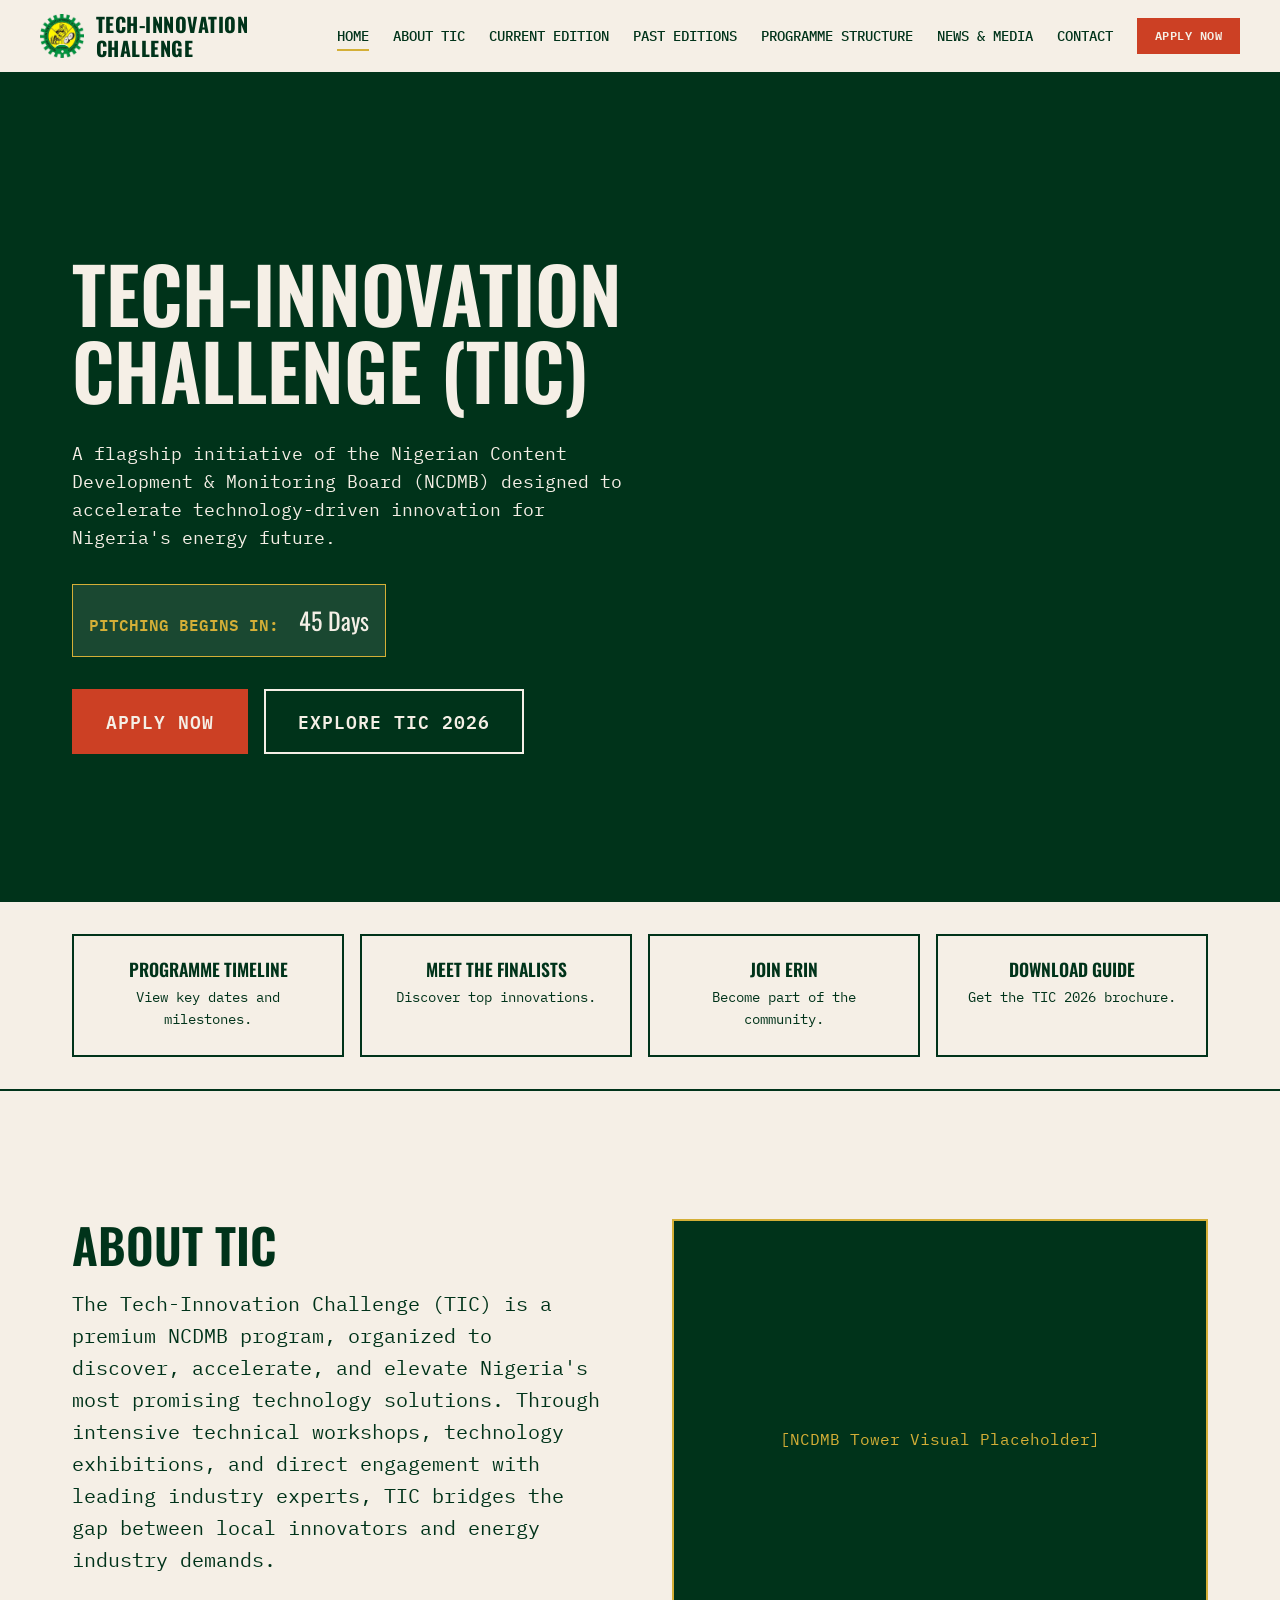
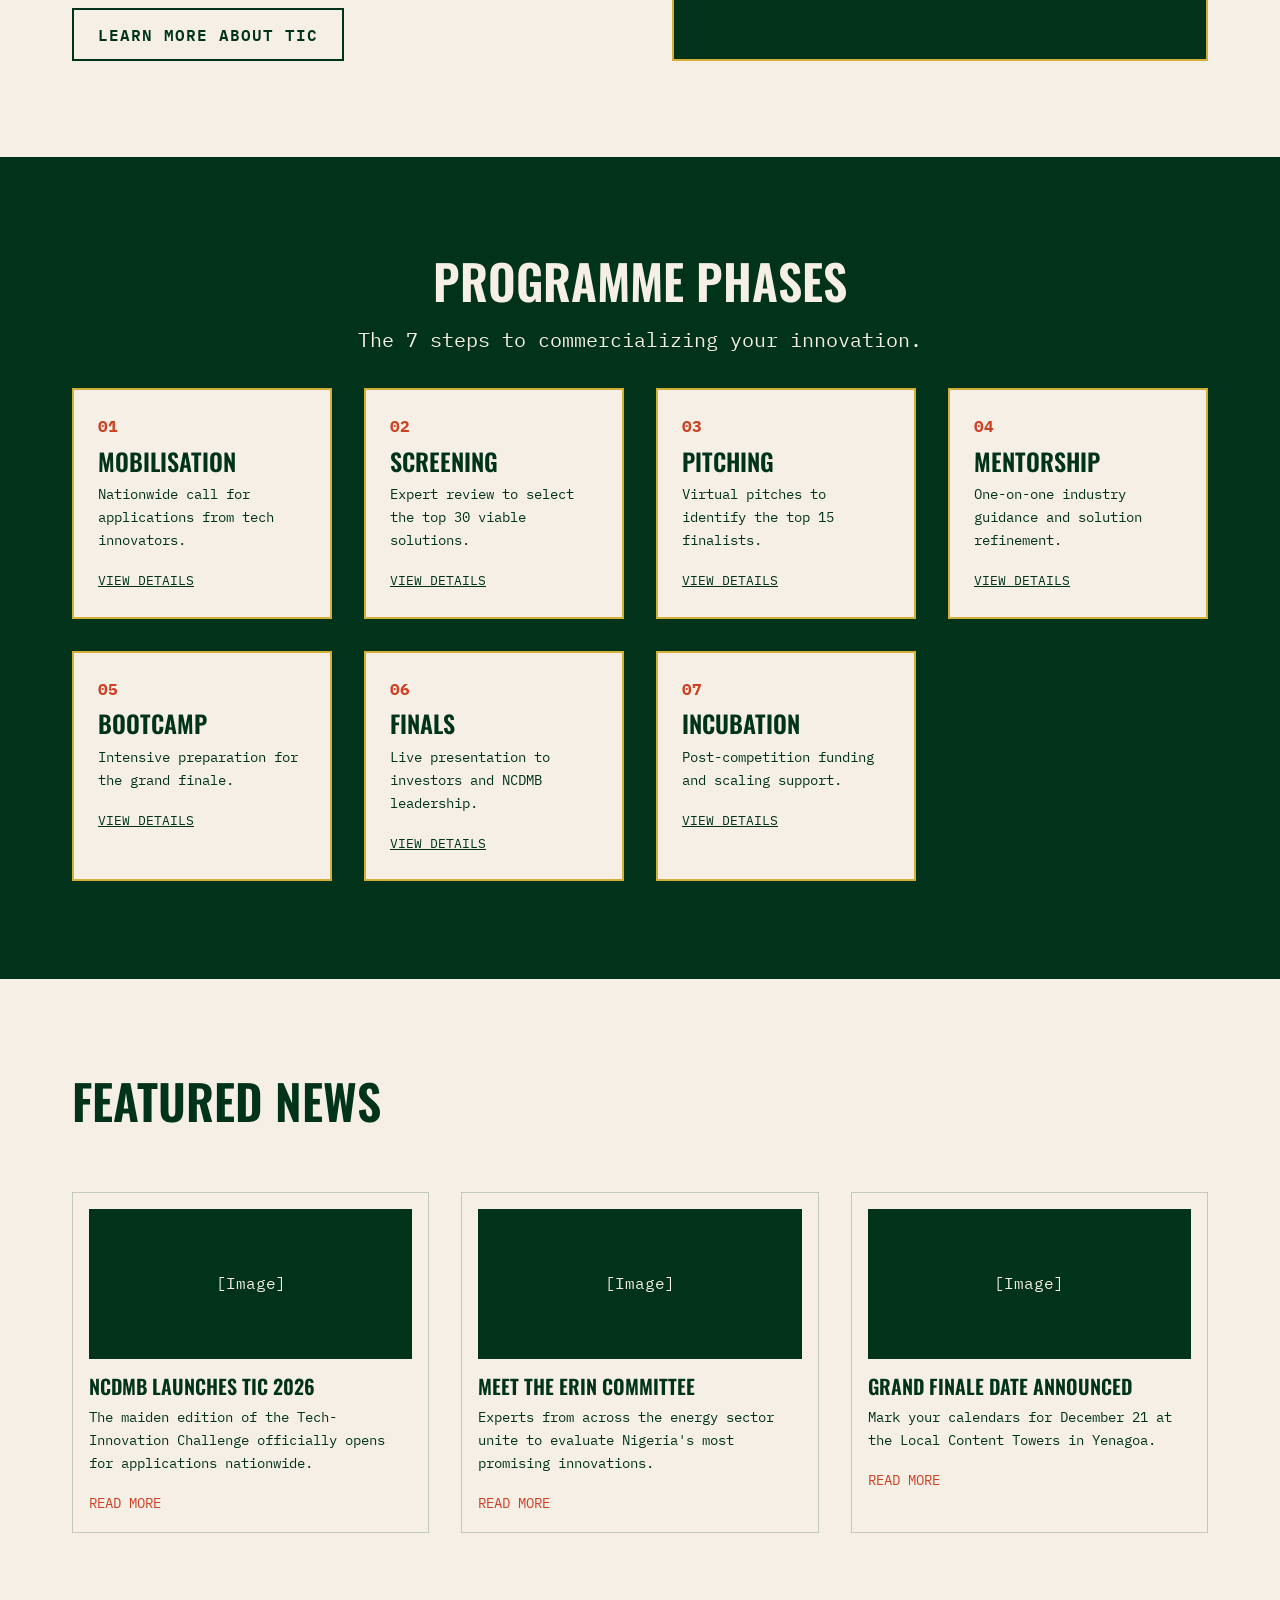
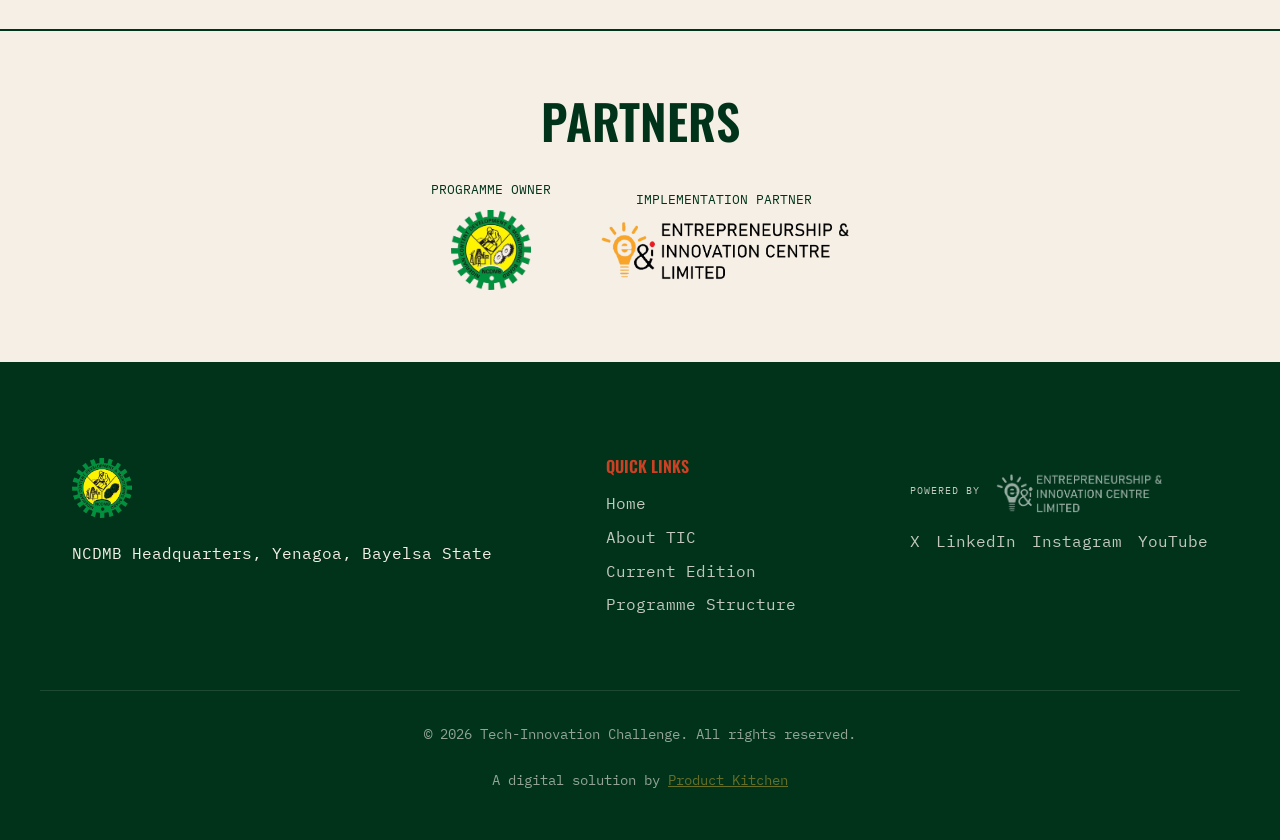
<file: index.html>
<!DOCTYPE html>
<html lang="en">
<head>
    <meta charset="UTF-8">
    <meta name="viewport" content="width=device-width, initial-scale=1.0">
    <title>Tech-Innovation Challenge (TIC) - NCDMB</title>
    <link rel="preconnect" href="https://fonts.googleapis.com">
    <link rel="preconnect" href="https://fonts.gstatic.com" crossorigin>
    <link href="https://fonts.googleapis.com/css2?family=IBM+Plex+Mono:wght@400;500;600&family=Oswald:wght@400;600;700&display=swap" rel="stylesheet">
    <link rel="stylesheet" href="style.css">
</head>
<body>
    <!-- Global Header -->
    <header class="site-header">
        <div class="container header-container">
            <div class="logo">
                <a href="index.html">
                    <img src="NCDMB-LOGO.png" alt="NCDMB Logo" class="logo-img">
                    <span class="logo-full">Tech-Innovation Challenge</span>
                </a>
            </div>
            <nav class="main-nav">
                <ul>
                    <li><a href="index.html" class="nav-active">Home</a></li>
                    <li><a href="about.html">About TIC</a></li>
                    <li class="has-dropdown">
                        <a href="current-edition.html">Current Edition</a>
                        <ul class="dropdown-menu">
                            <li><a href="current-edition.html#overview">Overview</a></li>
                            <li><a href="timeline.html">Timeline</a></li>
                            <li><a href="judges-mentors.html">Judges & Mentors</a></li>
                            <li><a href="finalists-winners.html">Finalists</a></li>
                            <li><a href="current-edition.html#bootcamp">Bootcamp</a></li>
                            <li><a href="current-edition.html#finals">Finals</a></li>
                            <li><a href="news-media.html">Media Gallery</a></li>
                        </ul>
                    </li>
                    <li><a href="past-editions.html">Past Editions</a></li>
                    <li><a href="programme-structure.html">Programme Structure</a></li>
                    <li><a href="news-media.html">News & Media</a></li>
                    <li><a href="contact.html">Contact</a></li>
                </ul>
            </nav>
            <div class="header-right" style="display: flex; align-items: center; gap: 1rem;">
                <div style="text-align: right; line-height: 1.1; display: none;">
                    <span style="font-size: 0.6rem; text-transform: uppercase; font-family: var(--font-mono); display: block;">Powered by</span>
                    <strong style="font-size: 0.8rem; font-family: var(--font-display);">EICL</strong>
                </div>
                <a href="apply.html" class="btn btn-primary cta-apply">Apply Now</a>
            </div>
        </div>
    </header>

    <main>
        <!-- Hero Section -->
        <section class="hero">
            <div class="container hero-container">
                <h2 class="hero-title">Tech-Innovation<br>Challenge (TIC)</h2>
                <p class="hero-subtitle">A flagship initiative of the Nigerian Content Development &amp; Monitoring Board (NCDMB) designed to accelerate technology-driven innovation for Nigeria's energy future.</p>
                <div style="background-color: rgba(255, 255, 255, 0.1); padding: 1rem; display: inline-block; border: 1px solid var(--gold); margin-bottom: 2rem;">
                    <span style="font-family: var(--font-mono); color: var(--gold); text-transform: uppercase; font-weight: 600;">Pitching Begins In:</span>
                    <span style="font-family: var(--font-display); font-size: 1.5rem; margin-left: 10px; color: var(--bg-paper);">45 Days</span>
                </div>
                <div class="hero-actions">
                    <a href="apply.html" class="btn btn-primary btn-large">Apply Now</a>
                    <a href="current-edition.html" class="btn btn-secondary btn-large">Explore TIC 2026</a>
                </div>
            </div>
        </section>

        <!-- Quick Access Cards -->
        <section class="quick-access-section" style="padding: var(--spacing-md) 0;">
            <div class="container">
                <div class="quick-access-grid" style="display: grid; grid-template-columns: repeat(4, 1fr); gap: 1rem;">
                    <a href="current-edition.html" class="benefit-card" style="background: var(--bg-paper); border: 2px solid var(--ink-dark); padding: 1.5rem; text-align: center; transition: transform 0.2s; display: block;">
                        <h3 style="font-size: 1.1rem;">Programme Timeline</h3>
                        <p style="font-size: 0.85rem; margin: 0;">View key dates and milestones.</p>
                    </a>
                    <a href="current-edition.html#overview" class="benefit-card" style="background: var(--bg-paper); border: 2px solid var(--ink-dark); padding: 1.5rem; text-align: center; transition: transform 0.2s; display: block;">
                        <h3 style="font-size: 1.1rem;">Meet the Finalists</h3>
                        <p style="font-size: 0.85rem; margin: 0;">Discover top innovations.</p>
                    </a>
                    <a href="#" class="benefit-card" style="background: var(--bg-paper); border: 2px solid var(--ink-dark); padding: 1.5rem; text-align: center; transition: transform 0.2s; display: block;">
                        <h3 style="font-size: 1.1rem;">Join ERIN</h3>
                        <p style="font-size: 0.85rem; margin: 0;">Become part of the community.</p>
                    </a>
                    <a href="#" class="benefit-card" style="background: var(--bg-paper); border: 2px solid var(--ink-dark); padding: 1.5rem; text-align: center; transition: transform 0.2s; display: block;">
                        <h3 style="font-size: 1.1rem;">Download Guide</h3>
                        <p style="font-size: 0.85rem; margin: 0;">Get the TIC 2026 brochure.</p>
                    </a>
                </div>
            </div>
        </section>

        <!-- About TIC Section -->
        <section id="about" class="about-section" style="margin-top: 2rem;">
            <div class="container">
                <div class="vm-grid">
                    <div>
                        <h2>About TIC</h2>
                        <p class="section-lead">The Tech-Innovation Challenge (TIC) is a premium NCDMB program, organized to discover, accelerate, and elevate Nigeria's most promising technology solutions. Through intensive technical workshops, technology exhibitions, and direct engagement with leading industry experts, TIC bridges the gap between local innovators and energy industry demands.</p>
                        <a href="about.html" class="btn btn-outline" style="margin-top: 1rem;">Learn More About TIC</a>
                    </div>
                    <div style="background-color: var(--ink-dark); border: 2px solid var(--gold); display: flex; align-items: center; justify-content: center; min-height: 250px;">
                        <span style="color: var(--gold); font-family: var(--font-mono);">[NCDMB Tower Visual Placeholder]</span>
                    </div>
                </div>
            </div>
        </section>

        <!-- Programme Phases -->
        <section class="journey-section">
            <div class="container text-center">
                <h2>Programme Phases</h2>
                <p class="section-lead" style="margin: 0 auto 2rem;">The 7 steps to commercializing your innovation.</p>
                <div class="fe-grid" style="grid-template-columns: repeat(auto-fit, minmax(250px, 1fr)); text-align: left;">
                    
                    <div class="benefit-card" style="background: var(--bg-paper); color: var(--ink-dark); border: 2px solid var(--gold); padding: 1.5rem;">
                        <span style="font-family: var(--font-mono); color: var(--accent); font-weight: bold; display: block; margin-bottom: 0.5rem;">01</span>
                        <h3>Mobilisation</h3>
                        <p style="font-size: 0.9rem;">Nationwide call for applications from tech innovators.</p>
                        <a href="programme-structure.html" style="font-family: var(--font-mono); font-size: 0.8rem; text-transform: uppercase; color: var(--ink-dark); text-decoration: underline;">View Details</a>
                    </div>
                    <div class="benefit-card" style="background: var(--bg-paper); color: var(--ink-dark); border: 2px solid var(--gold); padding: 1.5rem;">
                        <span style="font-family: var(--font-mono); color: var(--accent); font-weight: bold; display: block; margin-bottom: 0.5rem;">02</span>
                        <h3>Screening</h3>
                        <p style="font-size: 0.9rem;">Expert review to select the top 30 viable solutions.</p>
                        <a href="programme-structure.html" style="font-family: var(--font-mono); font-size: 0.8rem; text-transform: uppercase; color: var(--ink-dark); text-decoration: underline;">View Details</a>
                    </div>
                    <div class="benefit-card" style="background: var(--bg-paper); color: var(--ink-dark); border: 2px solid var(--gold); padding: 1.5rem;">
                        <span style="font-family: var(--font-mono); color: var(--accent); font-weight: bold; display: block; margin-bottom: 0.5rem;">03</span>
                        <h3>Pitching</h3>
                        <p style="font-size: 0.9rem;">Virtual pitches to identify the top 15 finalists.</p>
                        <a href="programme-structure.html" style="font-family: var(--font-mono); font-size: 0.8rem; text-transform: uppercase; color: var(--ink-dark); text-decoration: underline;">View Details</a>
                    </div>
                    <div class="benefit-card" style="background: var(--bg-paper); color: var(--ink-dark); border: 2px solid var(--gold); padding: 1.5rem;">
                        <span style="font-family: var(--font-mono); color: var(--accent); font-weight: bold; display: block; margin-bottom: 0.5rem;">04</span>
                        <h3>Mentorship</h3>
                        <p style="font-size: 0.9rem;">One-on-one industry guidance and solution refinement.</p>
                        <a href="programme-structure.html" style="font-family: var(--font-mono); font-size: 0.8rem; text-transform: uppercase; color: var(--ink-dark); text-decoration: underline;">View Details</a>
                    </div>
                    <div class="benefit-card" style="background: var(--bg-paper); color: var(--ink-dark); border: 2px solid var(--gold); padding: 1.5rem;">
                        <span style="font-family: var(--font-mono); color: var(--accent); font-weight: bold; display: block; margin-bottom: 0.5rem;">05</span>
                        <h3>Bootcamp</h3>
                        <p style="font-size: 0.9rem;">Intensive preparation for the grand finale.</p>
                        <a href="programme-structure.html" style="font-family: var(--font-mono); font-size: 0.8rem; text-transform: uppercase; color: var(--ink-dark); text-decoration: underline;">View Details</a>
                    </div>
                    <div class="benefit-card" style="background: var(--bg-paper); color: var(--ink-dark); border: 2px solid var(--gold); padding: 1.5rem;">
                        <span style="font-family: var(--font-mono); color: var(--accent); font-weight: bold; display: block; margin-bottom: 0.5rem;">06</span>
                        <h3>Finals</h3>
                        <p style="font-size: 0.9rem;">Live presentation to investors and NCDMB leadership.</p>
                        <a href="programme-structure.html" style="font-family: var(--font-mono); font-size: 0.8rem; text-transform: uppercase; color: var(--ink-dark); text-decoration: underline;">View Details</a>
                    </div>
                    <div class="benefit-card" style="background: var(--bg-paper); color: var(--ink-dark); border: 2px solid var(--gold); padding: 1.5rem;">
                        <span style="font-family: var(--font-mono); color: var(--accent); font-weight: bold; display: block; margin-bottom: 0.5rem;">07</span>
                        <h3>Incubation</h3>
                        <p style="font-size: 0.9rem;">Post-competition funding and scaling support.</p>
                        <a href="programme-structure.html" style="font-family: var(--font-mono); font-size: 0.8rem; text-transform: uppercase; color: var(--ink-dark); text-decoration: underline;">View Details</a>
                    </div>

                </div>
            </div>
        </section>

        <!-- Featured News Section -->
        <section class="about-section">
            <div class="container">
                <div class="section-header">
                    <h2>Featured News</h2>
                </div>
                <div class="fe-grid">
                    <div class="benefit-card" style="border: 1px solid rgba(0, 51, 26, 0.2); padding: 1rem;">
                        <div style="background: var(--ink-dark); height: 150px; margin-bottom: 1rem; display: flex; align-items: center; justify-content: center; color: var(--bg-paper); font-family: var(--font-mono);">[Image]</div>
                        <h3 style="font-size: 1.25rem;">NCDMB Launches TIC 2026</h3>
                        <p style="font-size: 0.9rem;">The maiden edition of the Tech-Innovation Challenge officially opens for applications nationwide.</p>
                        <a href="news-media.html" style="color: var(--accent); font-family: var(--font-mono); font-size: 0.85rem; text-transform: uppercase;">Read More</a>
                    </div>
                    <div class="benefit-card" style="border: 1px solid rgba(0, 51, 26, 0.2); padding: 1rem;">
                        <div style="background: var(--ink-dark); height: 150px; margin-bottom: 1rem; display: flex; align-items: center; justify-content: center; color: var(--bg-paper); font-family: var(--font-mono);">[Image]</div>
                        <h3 style="font-size: 1.25rem;">Meet the ERIN Committee</h3>
                        <p style="font-size: 0.9rem;">Experts from across the energy sector unite to evaluate Nigeria's most promising innovations.</p>
                        <a href="news-media.html" style="color: var(--accent); font-family: var(--font-mono); font-size: 0.85rem; text-transform: uppercase;">Read More</a>
                    </div>
                    <div class="benefit-card" style="border: 1px solid rgba(0, 51, 26, 0.2); padding: 1rem;">
                        <div style="background: var(--ink-dark); height: 150px; margin-bottom: 1rem; display: flex; align-items: center; justify-content: center; color: var(--bg-paper); font-family: var(--font-mono);">[Image]</div>
                        <h3 style="font-size: 1.25rem;">Grand Finale Date Announced</h3>
                        <p style="font-size: 0.9rem;">Mark your calendars for December 21 at the Local Content Towers in Yenagoa.</p>
                        <a href="news-media.html" style="color: var(--accent); font-family: var(--font-mono); font-size: 0.85rem; text-transform: uppercase;">Read More</a>
                    </div>
                </div>
            </div>
        </section>

        <!-- Partners Section -->
        <section class="sponsors-section">
            <div class="container text-center">
                <h2>Partners</h2>
                <div style="display: flex; justify-content: center; align-items: center; gap: 3rem; margin-top: 2rem; flex-wrap: wrap;">
                    <div style="text-align: center;">
                        <span style="font-family: var(--font-mono); font-size: 0.8rem; text-transform: uppercase; color: var(--ink-dark); display: block; margin-bottom: 10px;">Programme Owner</span>
                        <img src="NCDMB-LOGO.png" alt="NCDMB" style="height: 80px;">
                    </div>
                    <div style="text-align: center;">
                        <span style="font-family: var(--font-mono); font-size: 0.8rem; text-transform: uppercase; color: var(--ink-dark); display: block; margin-bottom: 10px;">Implementation Partner</span>
                        <img src="EIC_WORDMARK.png" alt="EICL" style="height: 60px;">
                    </div>
                </div>
            </div>
        </section>

    </main>

    <!-- Global Footer -->
    <footer class="site-footer">
        <div class="container footer-container">
            <div class="footer-info">
                <img src="NCDMB-LOGO.png" alt="NCDMB Logo" style="height: 60px; margin-bottom: 1rem;">
                <p>NCDMB Headquarters, Yenagoa, Bayelsa State</p>
            </div>
            <div class="footer-links">
                <div class="link-group">
                    <h4>Quick Links</h4>
                    <ul>
                        <li><a href="index.html">Home</a></li>
                        <li><a href="about.html">About TIC</a></li>
                        <li><a href="current-edition.html">Current Edition</a></li>
                        <li><a href="programme-structure.html">Programme Structure</a></li>
                    </ul>
                </div>
            </div>
            <div class="footer-info text-center">
                <div class="footer-logo-block">
                    <span style="font-size: 0.65rem; text-transform: uppercase; opacity: 0.8; font-family: var(--font-mono); display: block; letter-spacing: 1px; margin-bottom: 5px;">Powered by</span>
                    <img src="EIC_WORDMARK.png" alt="EIC Wordmark" style="height: 40px; filter: brightness(0) invert(1);">
                </div>
                <div style="margin-top: 1rem; display: flex; gap: 1rem; justify-content: center;">
                    <a href="#">X</a>
                    <a href="#">LinkedIn</a>
                    <a href="#">Instagram</a>
                    <a href="#">YouTube</a>
                </div>
            </div>
        </div>
        <div class="container footer-bottom">
            <p>&copy; 2026 Tech-Innovation Challenge. All rights reserved.</p>
            <p>A digital solution by <a href="https://productkitchen.tech/" target="_blank">Product Kitchen</a></p>
        </div>
    </footer>
    <script src="main.js"></script>
</body>
</html>
</file>
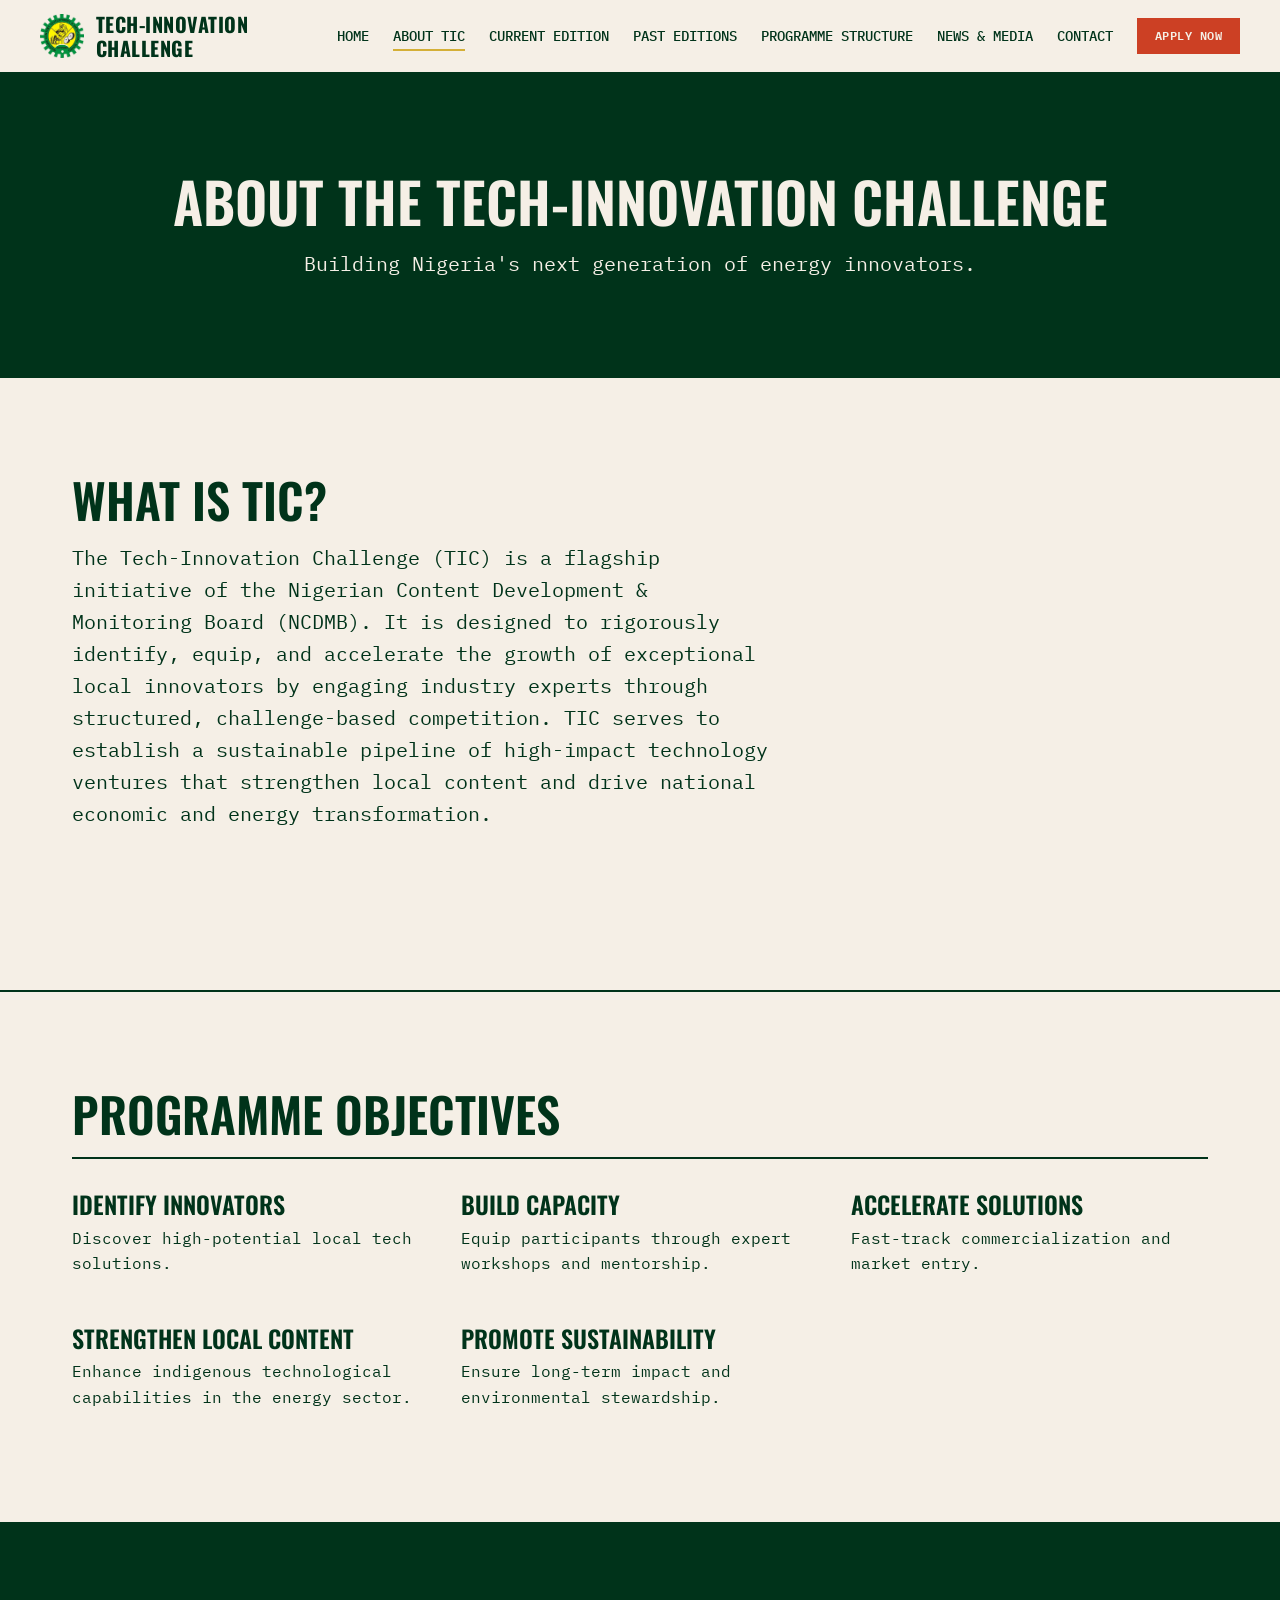
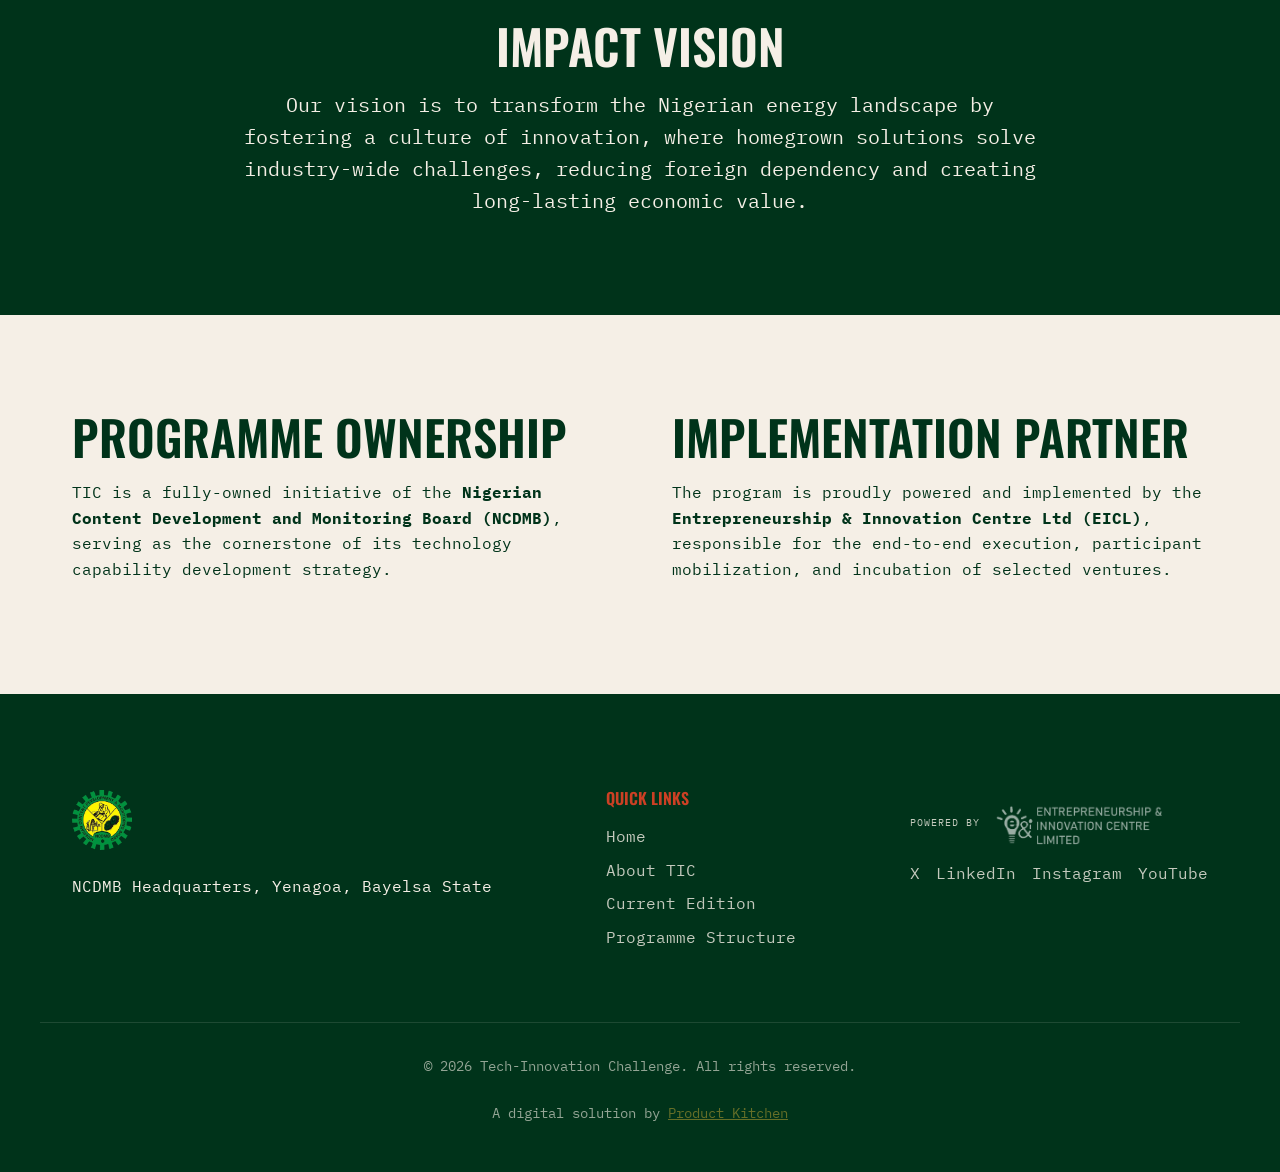
<file: about.html>
<!DOCTYPE html>
<html lang="en">
<head>
    <meta charset="UTF-8">
    <meta name="viewport" content="width=device-width, initial-scale=1.0">
    <title>About TIC - Tech-Innovation Challenge</title>
    <link rel="preconnect" href="https://fonts.googleapis.com">
    <link rel="preconnect" href="https://fonts.gstatic.com" crossorigin>
    <link href="https://fonts.googleapis.com/css2?family=IBM+Plex+Mono:wght@400;500;600&family=Oswald:wght@400;600;700&display=swap" rel="stylesheet">
    <link rel="stylesheet" href="style.css">
</head>
<body>
    <!-- Global Header -->
    <header class="site-header">
        <div class="container header-container">
            <div class="logo">
                <a href="index.html">
                    <img src="NCDMB-LOGO.png" alt="NCDMB Logo" class="logo-img">
                    <span class="logo-full">Tech-Innovation Challenge</span>
                </a>
            </div>
            <nav class="main-nav">
                <ul>
                    <li><a href="index.html">Home</a></li>
                    <li><a href="about.html" class="nav-active">About TIC</a></li>
                    <li class="has-dropdown">
                        <a href="current-edition.html">Current Edition</a>
                        <ul class="dropdown-menu">
                            <li><a href="current-edition.html#overview">Overview</a></li>
                            <li><a href="timeline.html">Timeline</a></li>
                            <li><a href="judges-mentors.html">Judges & Mentors</a></li>
                            <li><a href="finalists-winners.html">Finalists</a></li>
                            <li><a href="current-edition.html#bootcamp">Bootcamp</a></li>
                            <li><a href="current-edition.html#finals">Finals</a></li>
                            <li><a href="news-media.html">Media Gallery</a></li>
                        </ul>
                    </li>
                    <li><a href="past-editions.html">Past Editions</a></li>
                    <li><a href="programme-structure.html">Programme Structure</a></li>
                    <li><a href="news-media.html">News & Media</a></li>
                    <li><a href="contact.html">Contact</a></li>
                </ul>
            </nav>
            <div class="header-right" style="display: flex; align-items: center; gap: 1rem;">
                <div style="text-align: right; line-height: 1.1; display: none;">
                    <span style="font-size: 0.6rem; text-transform: uppercase; font-family: var(--font-mono); display: block;">Powered by</span>
                    <strong style="font-size: 0.8rem; font-family: var(--font-display);">EICL</strong>
                </div>
                <a href="apply.html" class="btn btn-primary cta-apply">Apply Now</a>
            </div>
        </div>
    </header>

    <main>
        <!-- Hero Banner -->
        <section class="page-hero">
            <div class="container">
                <h1>About the Tech-Innovation Challenge</h1>
                <p class="subtitle">Building Nigeria's next generation of energy innovators.</p>
            </div>
        </section>

        <!-- What is TIC? -->
        <section class="about-section">
            <div class="container">
                <div class="section-header">
                    <h2>What is TIC?</h2>
                    <p class="section-lead">The Tech-Innovation Challenge (TIC) is a flagship initiative of the Nigerian Content Development & Monitoring Board (NCDMB). It is designed to rigorously identify, equip, and accelerate the growth of exceptional local innovators by engaging industry experts through structured, challenge-based competition. TIC serves to establish a sustainable pipeline of high-impact technology ventures that strengthen local content and drive national economic and energy transformation.</p>
                </div>
            </div>
        </section>

        <!-- Programme Objectives -->
        <section class="pillars-section">
            <div class="container">
                <h2>Programme Objectives</h2>
                <div class="pillars-list">
                    <div class="pillar">
                        <h3>Identify Innovators</h3>
                        <p>Discover high-potential local tech solutions.</p>
                    </div>
                    <div class="pillar">
                        <h3>Build Capacity</h3>
                        <p>Equip participants through expert workshops and mentorship.</p>
                    </div>
                    <div class="pillar">
                        <h3>Accelerate Solutions</h3>
                        <p>Fast-track commercialization and market entry.</p>
                    </div>
                    <div class="pillar">
                        <h3>Strengthen Local Content</h3>
                        <p>Enhance indigenous technological capabilities in the energy sector.</p>
                    </div>
                    <div class="pillar">
                        <h3>Promote Sustainability</h3>
                        <p>Ensure long-term impact and environmental stewardship.</p>
                    </div>
                </div>
            </div>
        </section>

        <!-- Impact Vision -->
        <section class="journey-section">
            <div class="container text-center">
                <h2>Impact Vision</h2>
                <p style="font-size: 1.25rem; max-width: 800px; margin: 0 auto;">Our vision is to transform the Nigerian energy landscape by fostering a culture of innovation, where homegrown solutions solve industry-wide challenges, reducing foreign dependency and creating long-lasting economic value.</p>
            </div>
        </section>

        <!-- Programme Ownership -->
        <section class="about-section">
            <div class="container">
                <div class="vm-grid">
                    <div>
                        <h2>Programme Ownership</h2>
                        <p>TIC is a fully-owned initiative of the <strong>Nigerian Content Development and Monitoring Board (NCDMB)</strong>, serving as the cornerstone of its technology capability development strategy.</p>
                    </div>
                    <div>
                        <h2>Implementation Partner</h2>
                        <p>The program is proudly powered and implemented by the <strong>Entrepreneurship & Innovation Centre Ltd (EICL)</strong>, responsible for the end-to-end execution, participant mobilization, and incubation of selected ventures.</p>
                    </div>
                </div>
            </div>
        </section>
    </main>

    <!-- Global Footer -->
    <footer class="site-footer">
        <div class="container footer-container">
            <div class="footer-info">
                <img src="NCDMB-LOGO.png" alt="NCDMB Logo" style="height: 60px; margin-bottom: 1rem;">
                <p>NCDMB Headquarters, Yenagoa, Bayelsa State</p>
            </div>
            <div class="footer-links">
                <div class="link-group">
                    <h4>Quick Links</h4>
                    <ul>
                        <li><a href="index.html">Home</a></li>
                        <li><a href="about.html">About TIC</a></li>
                        <li><a href="current-edition.html">Current Edition</a></li>
                        <li><a href="programme-structure.html">Programme Structure</a></li>
                    </ul>
                </div>
            </div>
            <div class="footer-info text-center">
                <div class="footer-logo-block">
                    <span style="font-size: 0.65rem; text-transform: uppercase; opacity: 0.8; font-family: var(--font-mono); display: block; letter-spacing: 1px; margin-bottom: 5px;">Powered by</span>
                    <img src="EIC_WORDMARK.png" alt="EIC Wordmark" style="height: 40px; filter: brightness(0) invert(1);">
                </div>
                <div style="margin-top: 1rem; display: flex; gap: 1rem; justify-content: center;">
                    <a href="#">X</a>
                    <a href="#">LinkedIn</a>
                    <a href="#">Instagram</a>
                    <a href="#">YouTube</a>
                </div>
            </div>
        </div>
        <div class="container footer-bottom">
            <p>&copy; 2026 Tech-Innovation Challenge. All rights reserved.</p>
            <p>A digital solution by <a href="https://productkitchen.tech/" target="_blank">Product Kitchen</a></p>
        </div>
    </footer>
    <script src="main.js"></script>
</body>
</html>
</file>
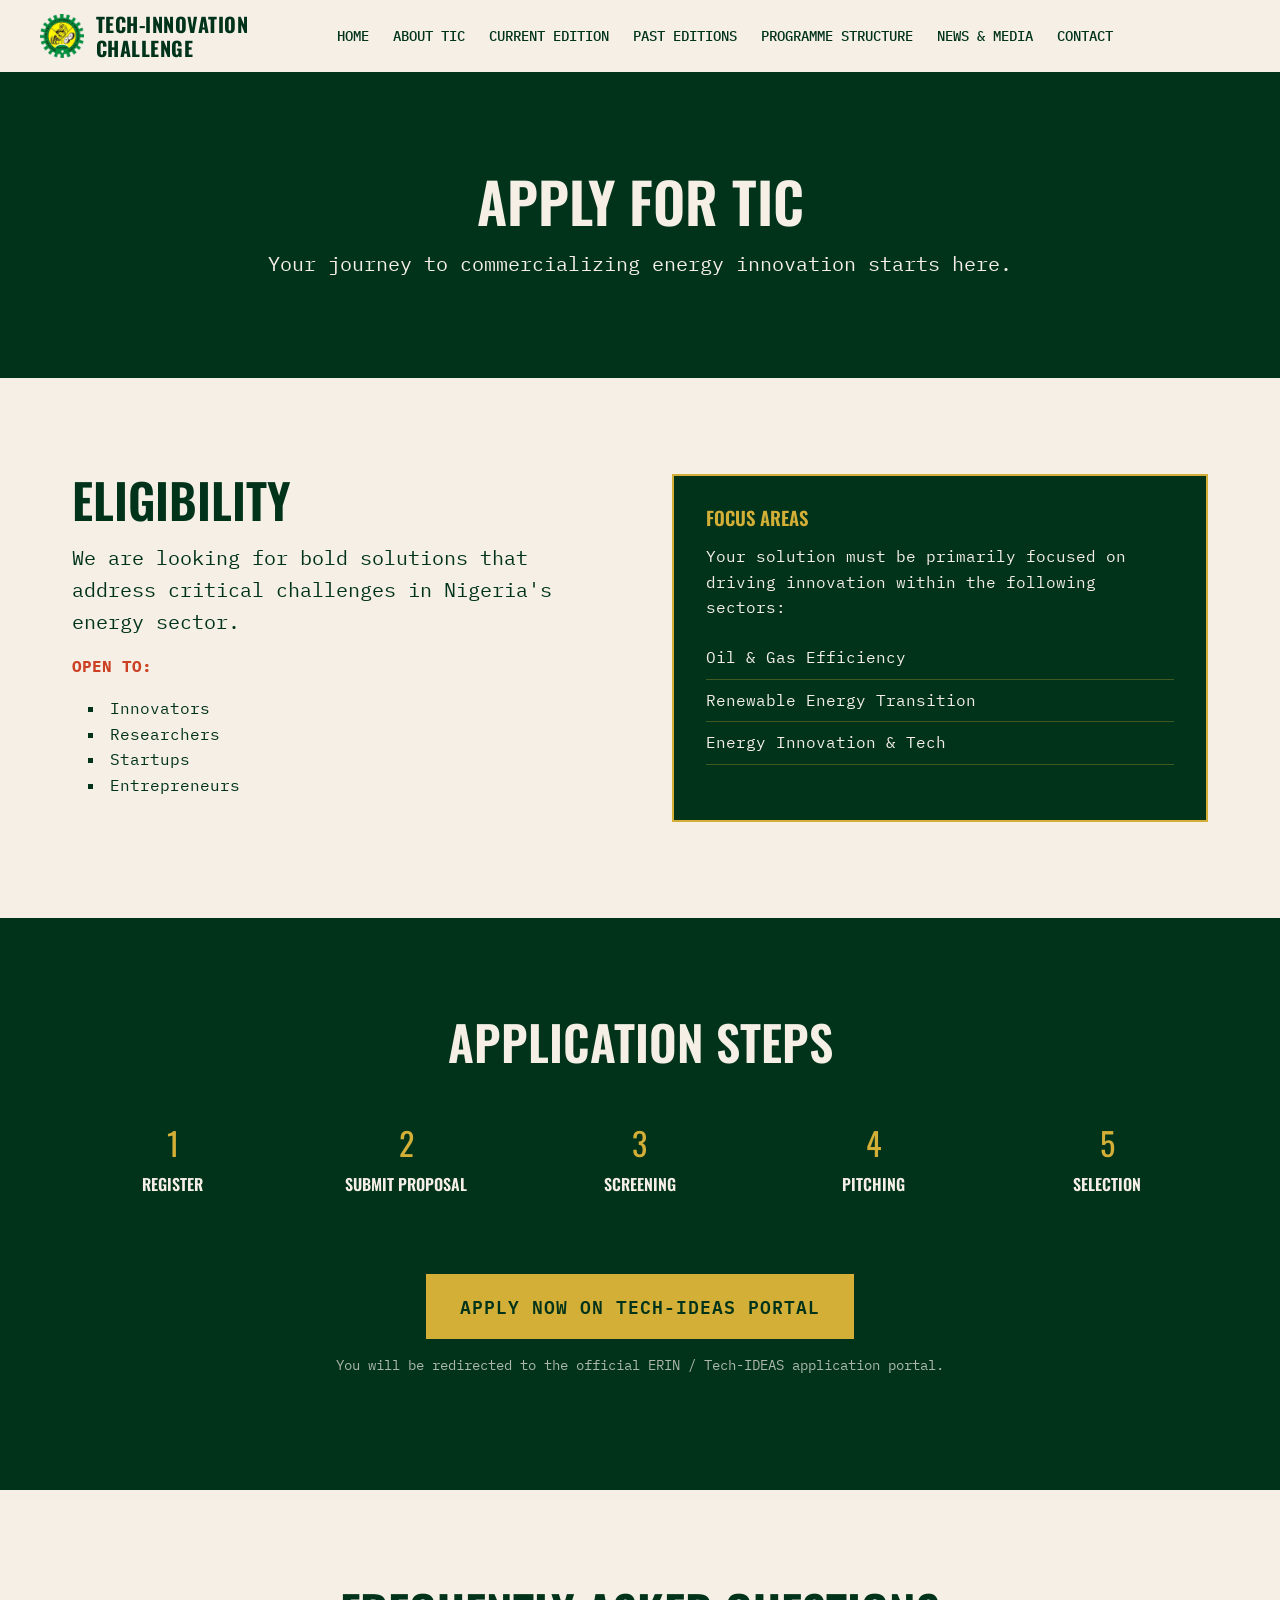
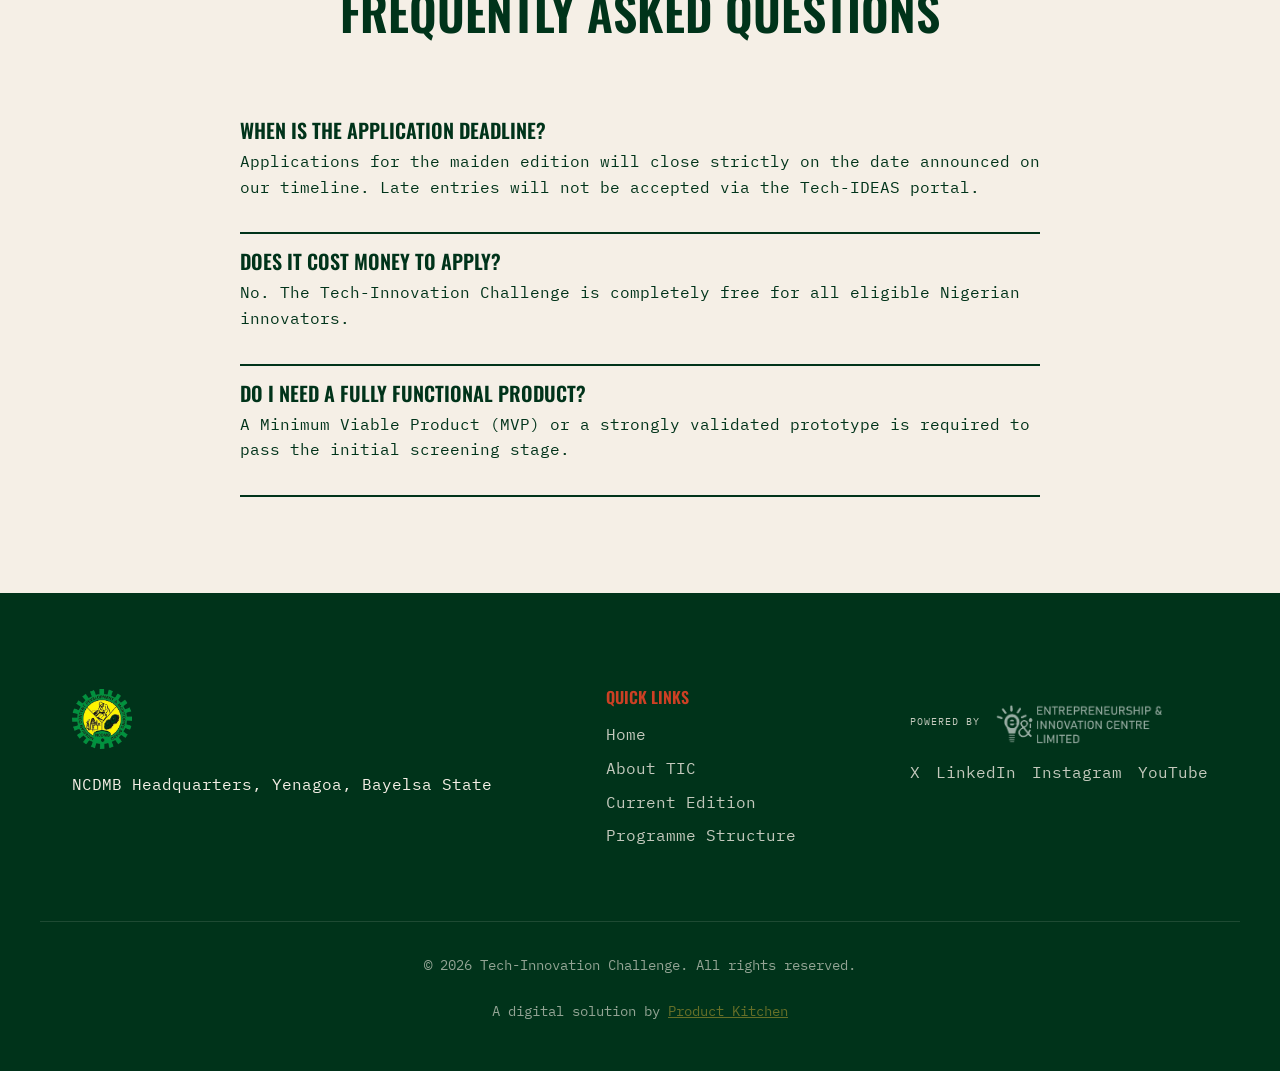
<file: apply.html>
<!DOCTYPE html>
<html lang="en">
<head>
    <meta charset="UTF-8">
    <meta name="viewport" content="width=device-width, initial-scale=1.0">
    <title>Apply - Tech-Innovation Challenge</title>
    <link rel="preconnect" href="https://fonts.googleapis.com">
    <link rel="preconnect" href="https://fonts.gstatic.com" crossorigin>
    <link href="https://fonts.googleapis.com/css2?family=IBM+Plex+Mono:wght@400;500;600&family=Oswald:wght@400;600;700&display=swap" rel="stylesheet">
    <link rel="stylesheet" href="style.css">
</head>
<body>
    <!-- Global Header -->
    <header class="site-header">
        <div class="container header-container">
            <div class="logo">
                <a href="index.html">
                    <img src="NCDMB-LOGO.png" alt="NCDMB Logo" class="logo-img">
                    <span class="logo-full">Tech-Innovation Challenge</span>
                </a>
            </div>
            <nav class="main-nav">
                <ul>
                    <li><a href="index.html">Home</a></li>
                    <li><a href="about.html">About TIC</a></li>
                    <li class="has-dropdown">
                        <a href="current-edition.html">Current Edition</a>
                        <ul class="dropdown-menu">
                            <li><a href="current-edition.html#overview">Overview</a></li>
                            <li><a href="timeline.html">Timeline</a></li>
                            <li><a href="judges-mentors.html">Judges & Mentors</a></li>
                            <li><a href="finalists-winners.html">Finalists</a></li>
                            <li><a href="current-edition.html#bootcamp">Bootcamp</a></li>
                            <li><a href="current-edition.html#finals">Finals</a></li>
                            <li><a href="news-media.html">Media Gallery</a></li>
                        </ul>
                    </li>
                    <li><a href="past-editions.html">Past Editions</a></li>
                    <li><a href="programme-structure.html">Programme Structure</a></li>
                    <li><a href="news-media.html">News & Media</a></li>
                    <li><a href="contact.html">Contact</a></li>
                </ul>
            </nav>
            <div class="header-right" style="display: flex; align-items: center; gap: 1rem;">
                <div style="text-align: right; line-height: 1.1; display: none;">
                    <span style="font-size: 0.6rem; text-transform: uppercase; font-family: var(--font-mono); display: block;">Powered by</span>
                    <strong style="font-size: 0.8rem; font-family: var(--font-display);">EICL</strong>
                </div>
                <!-- Since we are on apply page, we don't necessarily need the button, or we can just leave it -->
                <a href="apply.html" class="btn btn-primary cta-apply" style="visibility: hidden;">Apply Now</a>
            </div>
        </div>
    </header>

    <main>
        <!-- Hero Banner -->
        <section class="page-hero">
            <div class="container">
                <h1>Apply for TIC</h1>
                <p class="subtitle">Your journey to commercializing energy innovation starts here.</p>
            </div>
        </section>

        <!-- Eligibility Section -->
        <section class="about-section">
            <div class="container">
                <div class="vm-grid">
                    <div>
                        <h2>Eligibility</h2>
                        <p class="section-lead">We are looking for bold solutions that address critical challenges in Nigeria's energy sector.</p>
                        <p style="margin-top: 1rem; font-family: var(--font-mono); font-weight: bold; color: var(--accent);">OPEN TO:</p>
                        <ul style="list-style: square inside; margin-left: 1rem; margin-bottom: 1.5rem;">
                            <li>Innovators</li>
                            <li>Researchers</li>
                            <li>Startups</li>
                            <li>Entrepreneurs</li>
                        </ul>
                    </div>
                    <div style="background-color: var(--ink-dark); color: var(--bg-paper); padding: 2rem; border: 2px solid var(--gold);">
                        <h3 style="color: var(--gold); margin-bottom: 1rem;">Focus Areas</h3>
                        <p>Your solution must be primarily focused on driving innovation within the following sectors:</p>
                        <ul style="list-style: none; margin-top: 1rem;">
                            <li style="padding: 0.5rem 0; border-bottom: 1px solid rgba(212, 175, 55, 0.3);">Oil & Gas Efficiency</li>
                            <li style="padding: 0.5rem 0; border-bottom: 1px solid rgba(212, 175, 55, 0.3);">Renewable Energy Transition</li>
                            <li style="padding: 0.5rem 0; border-bottom: 1px solid rgba(212, 175, 55, 0.3);">Energy Innovation & Tech</li>
                        </ul>
                    </div>
                </div>
            </div>
        </section>

        <!-- Application Steps -->
        <section class="journey-section">
            <div class="container text-center">
                <h2>Application Steps</h2>
                <div class="fe-grid" style="margin-top: 2rem; grid-template-columns: repeat(5, 1fr);">
                    <div style="padding: 1rem;">
                        <span style="font-family: var(--font-display); font-size: 2rem; color: var(--gold); display: block;">1</span>
                        <h4 style="color: var(--bg-paper); margin-top: 0.5rem;">Register</h4>
                    </div>
                    <div style="padding: 1rem;">
                        <span style="font-family: var(--font-display); font-size: 2rem; color: var(--gold); display: block;">2</span>
                        <h4 style="color: var(--bg-paper); margin-top: 0.5rem;">Submit Proposal</h4>
                    </div>
                    <div style="padding: 1rem;">
                        <span style="font-family: var(--font-display); font-size: 2rem; color: var(--gold); display: block;">3</span>
                        <h4 style="color: var(--bg-paper); margin-top: 0.5rem;">Screening</h4>
                    </div>
                    <div style="padding: 1rem;">
                        <span style="font-family: var(--font-display); font-size: 2rem; color: var(--gold); display: block;">4</span>
                        <h4 style="color: var(--bg-paper); margin-top: 0.5rem;">Pitching</h4>
                    </div>
                    <div style="padding: 1rem;">
                        <span style="font-family: var(--font-display); font-size: 2rem; color: var(--gold); display: block;">5</span>
                        <h4 style="color: var(--bg-paper); margin-top: 0.5rem;">Selection</h4>
                    </div>
                </div>
                
                <div style="margin-top: 3rem;">
                    <a href="https://tech-ideas.ncdmb.gov.ng/" target="_blank" class="btn btn-primary btn-large" style="background-color: var(--gold); color: var(--ink-dark); border-color: var(--gold);">Apply Now on Tech-IDEAS Portal</a>
                    <p style="margin-top: 1rem; font-family: var(--font-mono); font-size: 0.85rem; color: rgba(245, 239, 230, 0.7);">You will be redirected to the official ERIN / Tech-IDEAS application portal.</p>
                </div>
            </div>
        </section>

        <!-- FAQ Area -->
        <section class="about-section">
            <div class="container">
                <div class="section-header text-center">
                    <h2>Frequently Asked Questions</h2>
                </div>
                <div style="max-width: 800px; margin: 0 auto;">
                    <div style="border-bottom: 2px solid var(--ink-dark); padding: 1rem 0;">
                        <h4 style="font-size: 1.25rem; margin-bottom: 0.5rem;">When is the application deadline?</h4>
                        <p>Applications for the maiden edition will close strictly on the date announced on our timeline. Late entries will not be accepted via the Tech-IDEAS portal.</p>
                    </div>
                    <div style="border-bottom: 2px solid var(--ink-dark); padding: 1rem 0;">
                        <h4 style="font-size: 1.25rem; margin-bottom: 0.5rem;">Does it cost money to apply?</h4>
                        <p>No. The Tech-Innovation Challenge is completely free for all eligible Nigerian innovators.</p>
                    </div>
                    <div style="border-bottom: 2px solid var(--ink-dark); padding: 1rem 0;">
                        <h4 style="font-size: 1.25rem; margin-bottom: 0.5rem;">Do I need a fully functional product?</h4>
                        <p>A Minimum Viable Product (MVP) or a strongly validated prototype is required to pass the initial screening stage.</p>
                    </div>
                </div>
            </div>
        </section>
    </main>

    <!-- Global Footer -->
    <footer class="site-footer">
        <div class="container footer-container">
            <div class="footer-info">
                <img src="NCDMB-LOGO.png" alt="NCDMB Logo" style="height: 60px; margin-bottom: 1rem;">
                <p>NCDMB Headquarters, Yenagoa, Bayelsa State</p>
            </div>
            <div class="footer-links">
                <div class="link-group">
                    <h4>Quick Links</h4>
                    <ul>
                        <li><a href="index.html">Home</a></li>
                        <li><a href="about.html">About TIC</a></li>
                        <li><a href="current-edition.html">Current Edition</a></li>
                        <li><a href="programme-structure.html">Programme Structure</a></li>
                    </ul>
                </div>
            </div>
            <div class="footer-info text-center">
                <div class="footer-logo-block">
                    <span style="font-size: 0.65rem; text-transform: uppercase; opacity: 0.8; font-family: var(--font-mono); display: block; letter-spacing: 1px; margin-bottom: 5px;">Powered by</span>
                    <img src="EIC_WORDMARK.png" alt="EIC Wordmark" style="height: 40px; filter: brightness(0) invert(1);">
                </div>
                <div style="margin-top: 1rem; display: flex; gap: 1rem; justify-content: center;">
                    <a href="#">X</a>
                    <a href="#">LinkedIn</a>
                    <a href="#">Instagram</a>
                    <a href="#">YouTube</a>
                </div>
            </div>
        </div>
        <div class="container footer-bottom">
            <p>&copy; 2026 Tech-Innovation Challenge. All rights reserved.</p>
            <p>A digital solution by <a href="https://productkitchen.tech/" target="_blank">Product Kitchen</a></p>
        </div>
    </footer>
    <script src="main.js"></script>
</body>
</html>
</file>
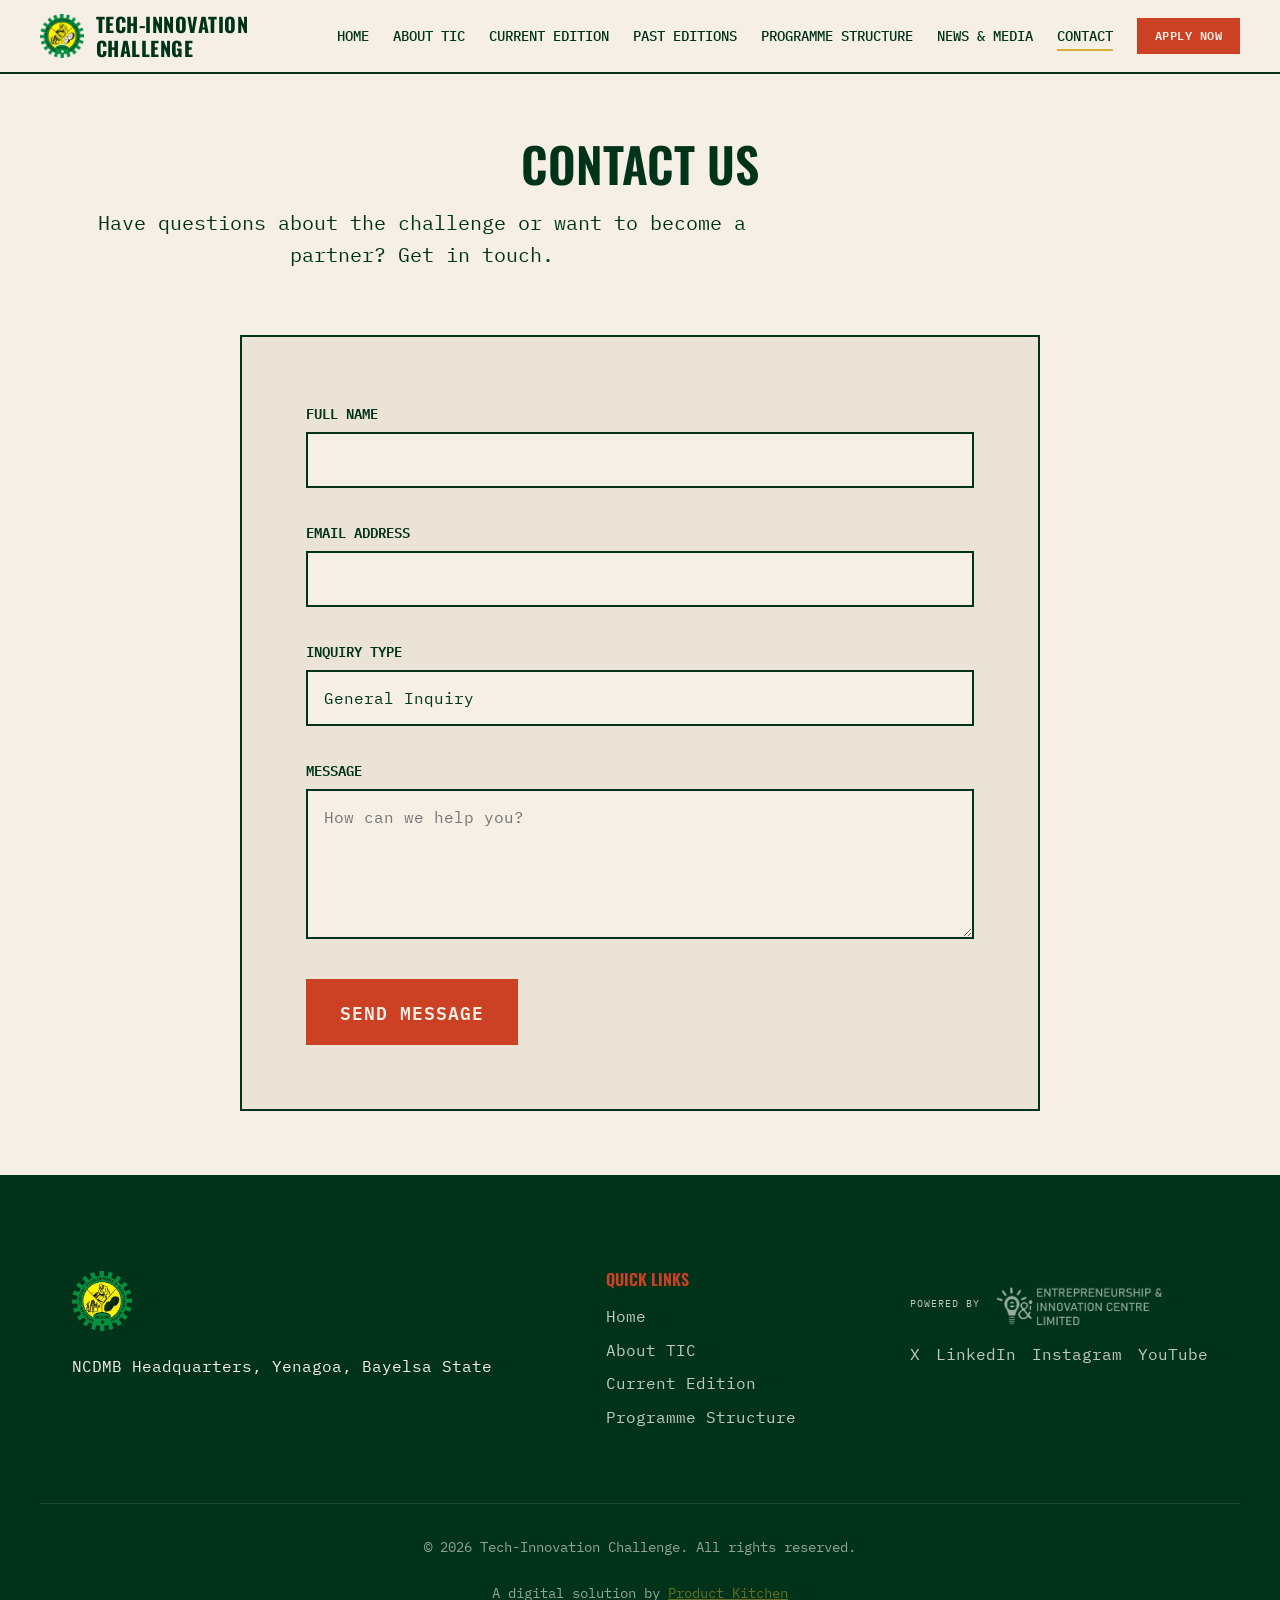
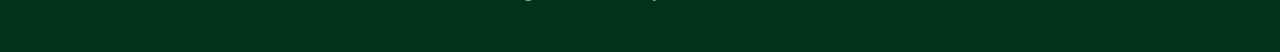
<file: contact.html>
<!DOCTYPE html>
<html lang="en">
<head>
    <meta charset="UTF-8">
    <meta name="viewport" content="width=device-width, initial-scale=1.0">
    <title>Contact - TICC 2026</title>
    <link rel="preconnect" href="https://fonts.googleapis.com">
    <link rel="preconnect" href="https://fonts.gstatic.com" crossorigin>
    <link href="https://fonts.googleapis.com/css2?family=IBM+Plex+Mono:wght@400;500;600&family=Oswald:wght@400;600;700&display=swap" rel="stylesheet">
    <link rel="stylesheet" href="style.css">
</head>
<body>
    <header class="site-header">
        <div class="container header-container">
            <div class="logo">
                <a href="index.html">
                    <img src="NCDMB-LOGO.png" alt="NCDMB Logo" class="logo-img">
                    <span class="logo-full">Tech-Innovation Challenge</span>
                </a>
            </div>
            <nav class="main-nav">
                <ul>
                    <li><a href="index.html">Home</a></li>
                    <li><a href="about.html">About TIC</a></li>
                    <li class="has-dropdown">
                        <a href="current-edition.html">Current Edition</a>
                        <ul class="dropdown-menu">
                            <li><a href="current-edition.html#overview">Overview</a></li>
                            <li><a href="timeline.html">Timeline</a></li>
                            <li><a href="judges-mentors.html">Judges & Mentors</a></li>
                            <li><a href="finalists-winners.html">Finalists</a></li>
                            <li><a href="current-edition.html#bootcamp">Bootcamp</a></li>
                            <li><a href="current-edition.html#finals">Finals</a></li>
                            <li><a href="news-media.html">Media Gallery</a></li>
                        </ul>
                    </li>
                    <li><a href="past-editions.html">Past Editions</a></li>
                    <li><a href="programme-structure.html">Programme Structure</a></li>
                    <li><a href="news-media.html">News & Media</a></li>
                    <li><a href="contact.html" class="nav-active">Contact</a></li>
                </ul>
            </nav>
            <div class="header-right" style="display: flex; align-items: center; gap: 1rem;">
                <div style="text-align: right; line-height: 1.1; display: none;">
                    <span style="font-size: 0.6rem; text-transform: uppercase; font-family: var(--font-mono); display: block;">Powered by</span>
                    <strong style="font-size: 0.8rem; font-family: var(--font-display);">EICL</strong>
                </div>
                <a href="apply.html" class="btn btn-primary cta-apply">Apply Now</a>
            </div>
        </div>
    </header>

    <main>
        <section class="form-section">
            <div class="container">
                <div class="section-header text-center">
                    <h2>Contact Us</h2>
                    <p class="section-lead">Have questions about the challenge or want to become a partner? Get in touch.</p>
                </div>
                
                <div class="form-container">
                    <form action="#" method="POST">
                        <div class="form-group">
                            <label for="name">Full Name</label>
                            <input type="text" id="name" class="form-control" required>
                        </div>

                        <div class="form-group">
                            <label for="email">Email Address</label>
                            <input type="email" id="email" class="form-control" required>
                        </div>

                        <div class="form-group">
                            <label for="inquiry-type">Inquiry Type</label>
                            <select id="inquiry-type" class="form-control" required>
                                <option value="general">General Inquiry</option>
                                <option value="application">Application Support</option>
                                <option value="partnership">Partnership & Sponsorship</option>
                            </select>
                        </div>

                        <div class="form-group">
                            <label for="message">Message</label>
                            <textarea id="message" class="form-control" placeholder="How can we help you?" required></textarea>
                        </div>

                        <button type="submit" class="btn btn-primary btn-large">Send Message</button>
                    </form>
                </div>
            </div>
        </section>
    </main>

    <footer class="site-footer">
        <div class="container footer-container">
            <div class="footer-info">
                <img src="NCDMB-LOGO.png" alt="NCDMB Logo" style="height: 60px; margin-bottom: 1rem;">
                <p>NCDMB Headquarters, Yenagoa, Bayelsa State</p>
            </div>
            <div class="footer-links">
                <div class="link-group">
                    <h4>Quick Links</h4>
                    <ul>
                        <li><a href="index.html">Home</a></li>
                        <li><a href="about.html">About TIC</a></li>
                        <li><a href="current-edition.html">Current Edition</a></li>
                        <li><a href="programme-structure.html">Programme Structure</a></li>
                    </ul>
                </div>
            </div>
            <div class="footer-info text-center">
                <div class="footer-logo-block">
                    <span style="font-size: 0.65rem; text-transform: uppercase; opacity: 0.8; font-family: var(--font-mono); display: block; letter-spacing: 1px; margin-bottom: 5px;">Powered by</span>
                    <img src="EIC_WORDMARK.png" alt="EIC Wordmark" style="height: 40px; filter: brightness(0) invert(1);">
                </div>
                <div style="margin-top: 1rem; display: flex; gap: 1rem; justify-content: center;">
                    <a href="#">X</a>
                    <a href="#">LinkedIn</a>
                    <a href="#">Instagram</a>
                    <a href="#">YouTube</a>
                </div>
            </div>
        </div>
        <div class="container footer-bottom">
            <p>&copy; 2026 Tech-Innovation Challenge. All rights reserved.</p>
            <p>A digital solution by <a href="https://productkitchen.tech/" target="_blank">Product Kitchen</a></p>
        </div>
    </footer>
    <script src="main.js"></script>
</body>
</html>
</file>
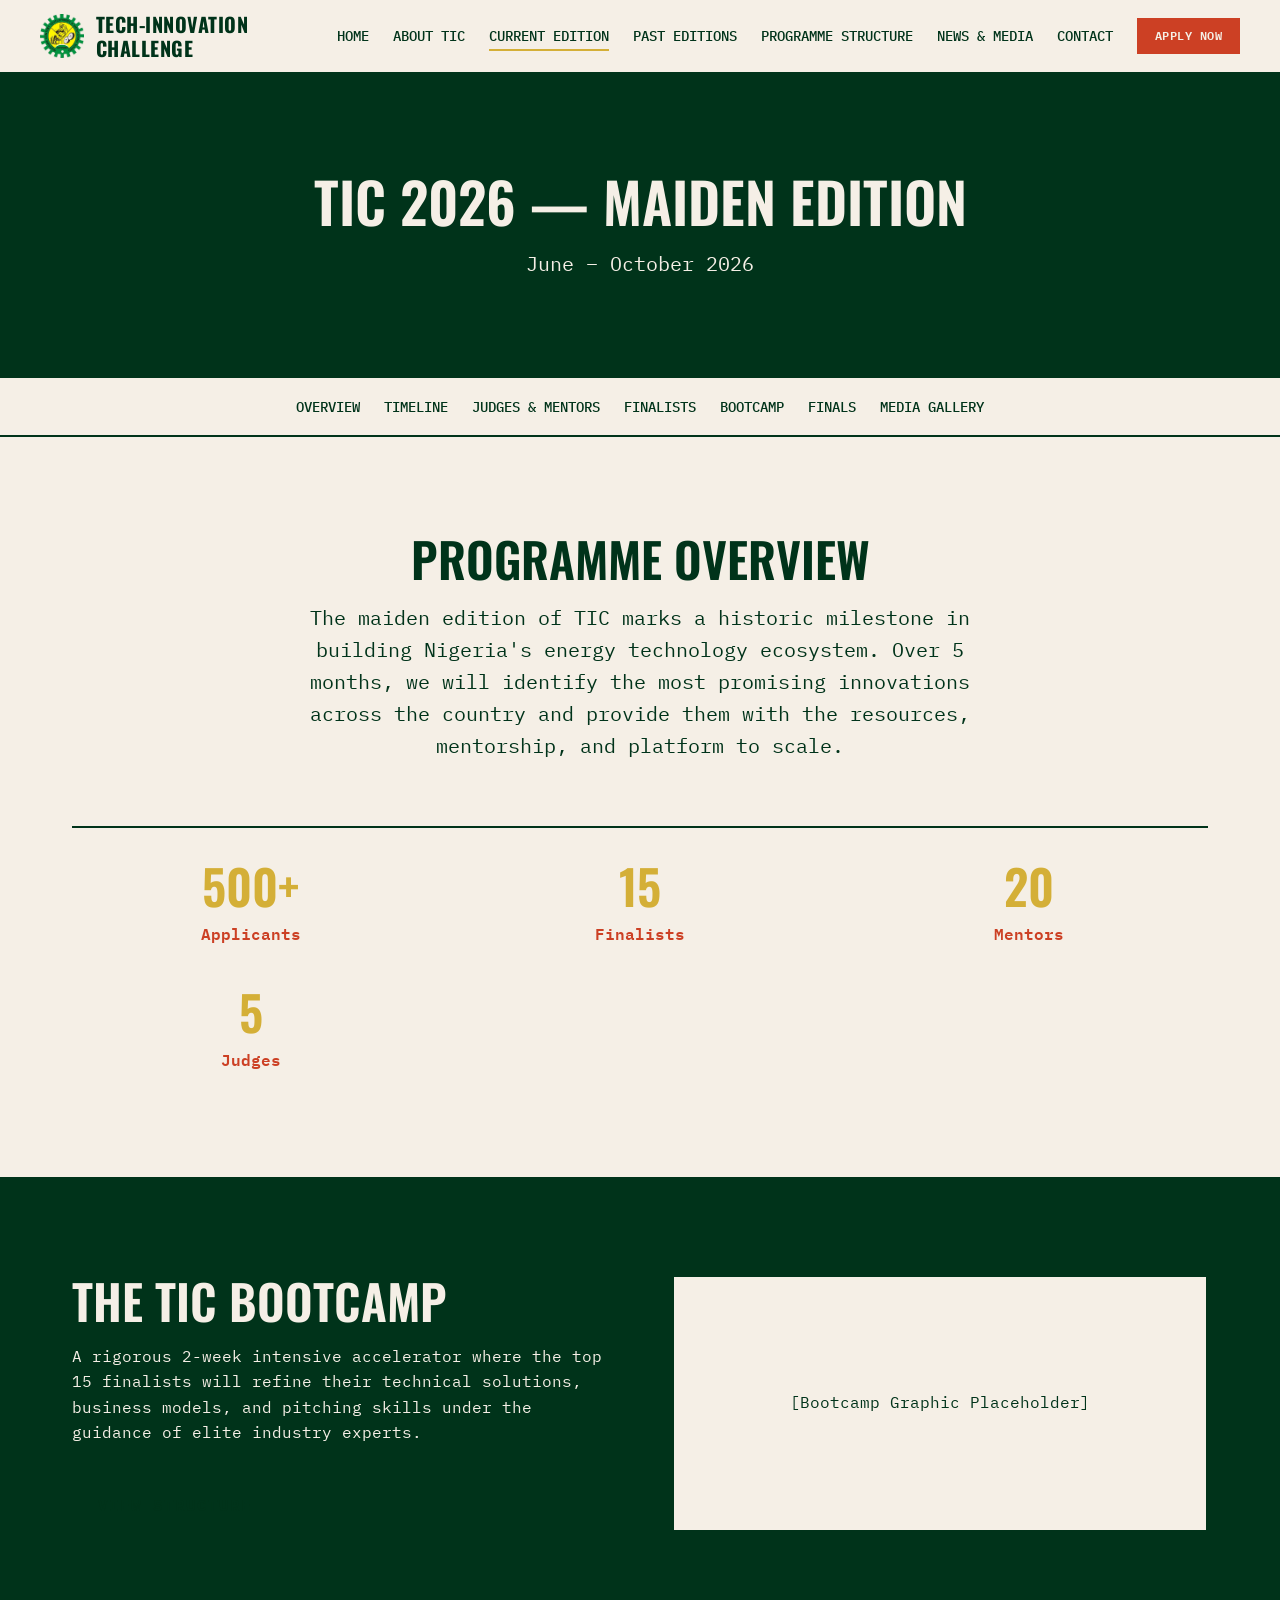
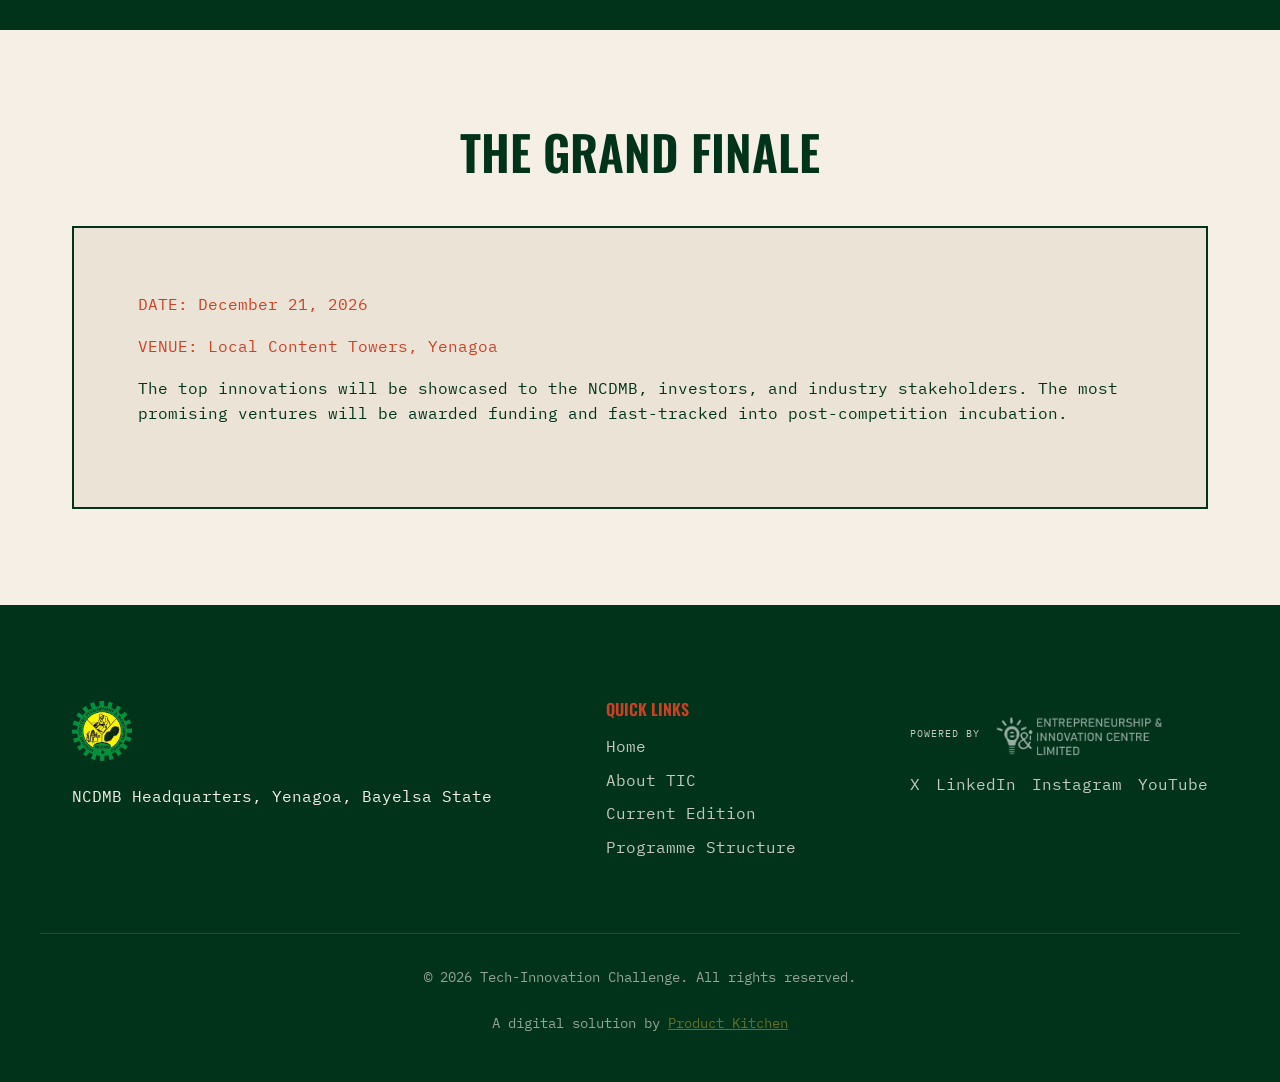
<file: current-edition.html>
<!DOCTYPE html>
<html lang="en">
<head>
    <meta charset="UTF-8">
    <meta name="viewport" content="width=device-width, initial-scale=1.0">
    <title>TIC 2026 - Current Edition</title>
    <link rel="preconnect" href="https://fonts.googleapis.com">
    <link rel="preconnect" href="https://fonts.gstatic.com" crossorigin>
    <link href="https://fonts.googleapis.com/css2?family=IBM+Plex+Mono:wght@400;500;600&family=Oswald:wght@400;600;700&display=swap" rel="stylesheet">
    <link rel="stylesheet" href="style.css">
</head>
<body>
    <!-- Global Header -->
    <header class="site-header">
        <div class="container header-container">
            <div class="logo">
                <a href="index.html">
                    <img src="NCDMB-LOGO.png" alt="NCDMB Logo" class="logo-img">
                    <span class="logo-full">Tech-Innovation Challenge</span>
                </a>
            </div>
            <nav class="main-nav">
                <ul>
                    <li><a href="index.html">Home</a></li>
                    <li><a href="about.html">About TIC</a></li>
                    <li class="has-dropdown">
                        <a href="current-edition.html" class="nav-active">Current Edition</a>
                        <ul class="dropdown-menu">
                            <li><a href="current-edition.html#overview">Overview</a></li>
                            <li><a href="timeline.html">Timeline</a></li>
                            <li><a href="judges-mentors.html">Judges & Mentors</a></li>
                            <li><a href="finalists-winners.html">Finalists</a></li>
                            <li><a href="current-edition.html#bootcamp">Bootcamp</a></li>
                            <li><a href="current-edition.html#finals">Finals</a></li>
                            <li><a href="news-media.html">Media Gallery</a></li>
                        </ul>
                    </li>
                    <li><a href="past-editions.html">Past Editions</a></li>
                    <li><a href="programme-structure.html">Programme Structure</a></li>
                    <li><a href="news-media.html">News & Media</a></li>
                    <li><a href="contact.html">Contact</a></li>
                </ul>
            </nav>
            <div class="header-right" style="display: flex; align-items: center; gap: 1rem;">
                <div style="text-align: right; line-height: 1.1; display: none;">
                    <span style="font-size: 0.6rem; text-transform: uppercase; font-family: var(--font-mono); display: block;">Powered by</span>
                    <strong style="font-size: 0.8rem; font-family: var(--font-display);">EICL</strong>
                </div>
                <a href="apply.html" class="btn btn-primary cta-apply">Apply Now</a>
            </div>
        </div>
    </header>

    <main>
        <!-- Hero Banner -->
        <section class="page-hero">
            <div class="container">
                <h1>TIC 2026 — Maiden Edition</h1>
                <p class="subtitle">June &ndash; October 2026</p>
            </div>
        </section>

        <!-- Sub Navigation within the page -->
        <div style="background-color: var(--bg-paper); border-bottom: 2px solid var(--ink-dark); padding: var(--spacing-sm) 0;">
            <div class="container">
                <nav class="main-nav" style="justify-content: center;">
                    <ul style="justify-content: center; flex-wrap: wrap;">
                        <li><a href="#overview">Overview</a></li>
                        <li><a href="timeline.html">Timeline</a></li>
                        <li><a href="judges-mentors.html">Judges & Mentors</a></li>
                        <li><a href="finalists-winners.html">Finalists</a></li>
                        <li><a href="#bootcamp">Bootcamp</a></li>
                        <li><a href="#finals">Finals</a></li>
                        <li><a href="news-media.html">Media Gallery</a></li>
                    </ul>
                </nav>
            </div>
        </div>

        <!-- Overview Section -->
        <section id="overview" class="about-section">
            <div class="container">
                <div class="section-header text-center">
                    <h2>Programme Overview</h2>
                    <p class="section-lead" style="margin: 0 auto;">The maiden edition of TIC marks a historic milestone in building Nigeria's energy technology ecosystem. Over 5 months, we will identify the most promising innovations across the country and provide them with the resources, mentorship, and platform to scale.</p>
                </div>
                
                <div class="benefits-grid text-center" style="margin-top: var(--spacing-lg);">
                    <div class="benefit-card">
                        <h3 style="font-size: 3rem; color: var(--gold);">500+</h3>
                        <p class="mono-label">Applicants</p>
                    </div>
                    <div class="benefit-card">
                        <h3 style="font-size: 3rem; color: var(--gold);">15</h3>
                        <p class="mono-label">Finalists</p>
                    </div>
                    <div class="benefit-card">
                        <h3 style="font-size: 3rem; color: var(--gold);">20</h3>
                        <p class="mono-label">Mentors</p>
                    </div>
                    <div class="benefit-card">
                        <h3 style="font-size: 3rem; color: var(--gold);">5</h3>
                        <p class="mono-label">Judges</p>
                    </div>
                </div>
            </div>
        </section>

        <!-- Bootcamp Preview -->
        <section id="bootcamp" class="journey-section">
            <div class="container">
                <div class="vm-grid">
                    <div>
                        <h2>The TIC Bootcamp</h2>
                        <p>A rigorous 2-week intensive accelerator where the top 15 finalists will refine their technical solutions, business models, and pitching skills under the guidance of elite industry experts.</p>
                        <a href="programme-structure.html" class="btn btn-outline" style="margin-top: 1rem;">View Structure</a>
                    </div>
                    <div style="background-color: var(--bg-paper); min-height: 200px; display: flex; align-items: center; justify-content: center; border: 2px solid var(--ink-dark);">
                        <span style="color: var(--ink-dark); font-family: var(--font-mono);">[Bootcamp Graphic Placeholder]</span>
                    </div>
                </div>
            </div>
        </section>

        <!-- Finals Preview -->
        <section id="finals" class="about-section">
            <div class="container text-center">
                <h2>The Grand Finale</h2>
                <div class="message-box" style="display: inline-block; text-align: left; margin-top: var(--spacing-md);">
                    <p style="font-family: var(--font-mono); color: var(--accent); margin-bottom: 1rem;">DATE: December 21, 2026</p>
                    <p style="font-family: var(--font-mono); color: var(--accent); margin-bottom: 1rem;">VENUE: Local Content Towers, Yenagoa</p>
                    <p>The top innovations will be showcased to the NCDMB, investors, and industry stakeholders. The most promising ventures will be awarded funding and fast-tracked into post-competition incubation.</p>
                </div>
            </div>
        </section>

    </main>

    <!-- Global Footer -->
    <footer class="site-footer">
        <div class="container footer-container">
            <div class="footer-info">
                <img src="NCDMB-LOGO.png" alt="NCDMB Logo" style="height: 60px; margin-bottom: 1rem;">
                <p>NCDMB Headquarters, Yenagoa, Bayelsa State</p>
            </div>
            <div class="footer-links">
                <div class="link-group">
                    <h4>Quick Links</h4>
                    <ul>
                        <li><a href="index.html">Home</a></li>
                        <li><a href="about.html">About TIC</a></li>
                        <li><a href="current-edition.html">Current Edition</a></li>
                        <li><a href="programme-structure.html">Programme Structure</a></li>
                    </ul>
                </div>
            </div>
            <div class="footer-info text-center">
                <div class="footer-logo-block">
                    <span style="font-size: 0.65rem; text-transform: uppercase; opacity: 0.8; font-family: var(--font-mono); display: block; letter-spacing: 1px; margin-bottom: 5px;">Powered by</span>
                    <img src="EIC_WORDMARK.png" alt="EIC Wordmark" style="height: 40px; filter: brightness(0) invert(1);">
                </div>
                <div style="margin-top: 1rem; display: flex; gap: 1rem; justify-content: center;">
                    <a href="#">X</a>
                    <a href="#">LinkedIn</a>
                    <a href="#">Instagram</a>
                    <a href="#">YouTube</a>
                </div>
            </div>
        </div>
        <div class="container footer-bottom">
            <p>&copy; 2026 Tech-Innovation Challenge. All rights reserved.</p>
            <p>A digital solution by <a href="https://productkitchen.tech/" target="_blank">Product Kitchen</a></p>
        </div>
    </footer>
    <script src="main.js"></script>
</body>
</html>
</file>
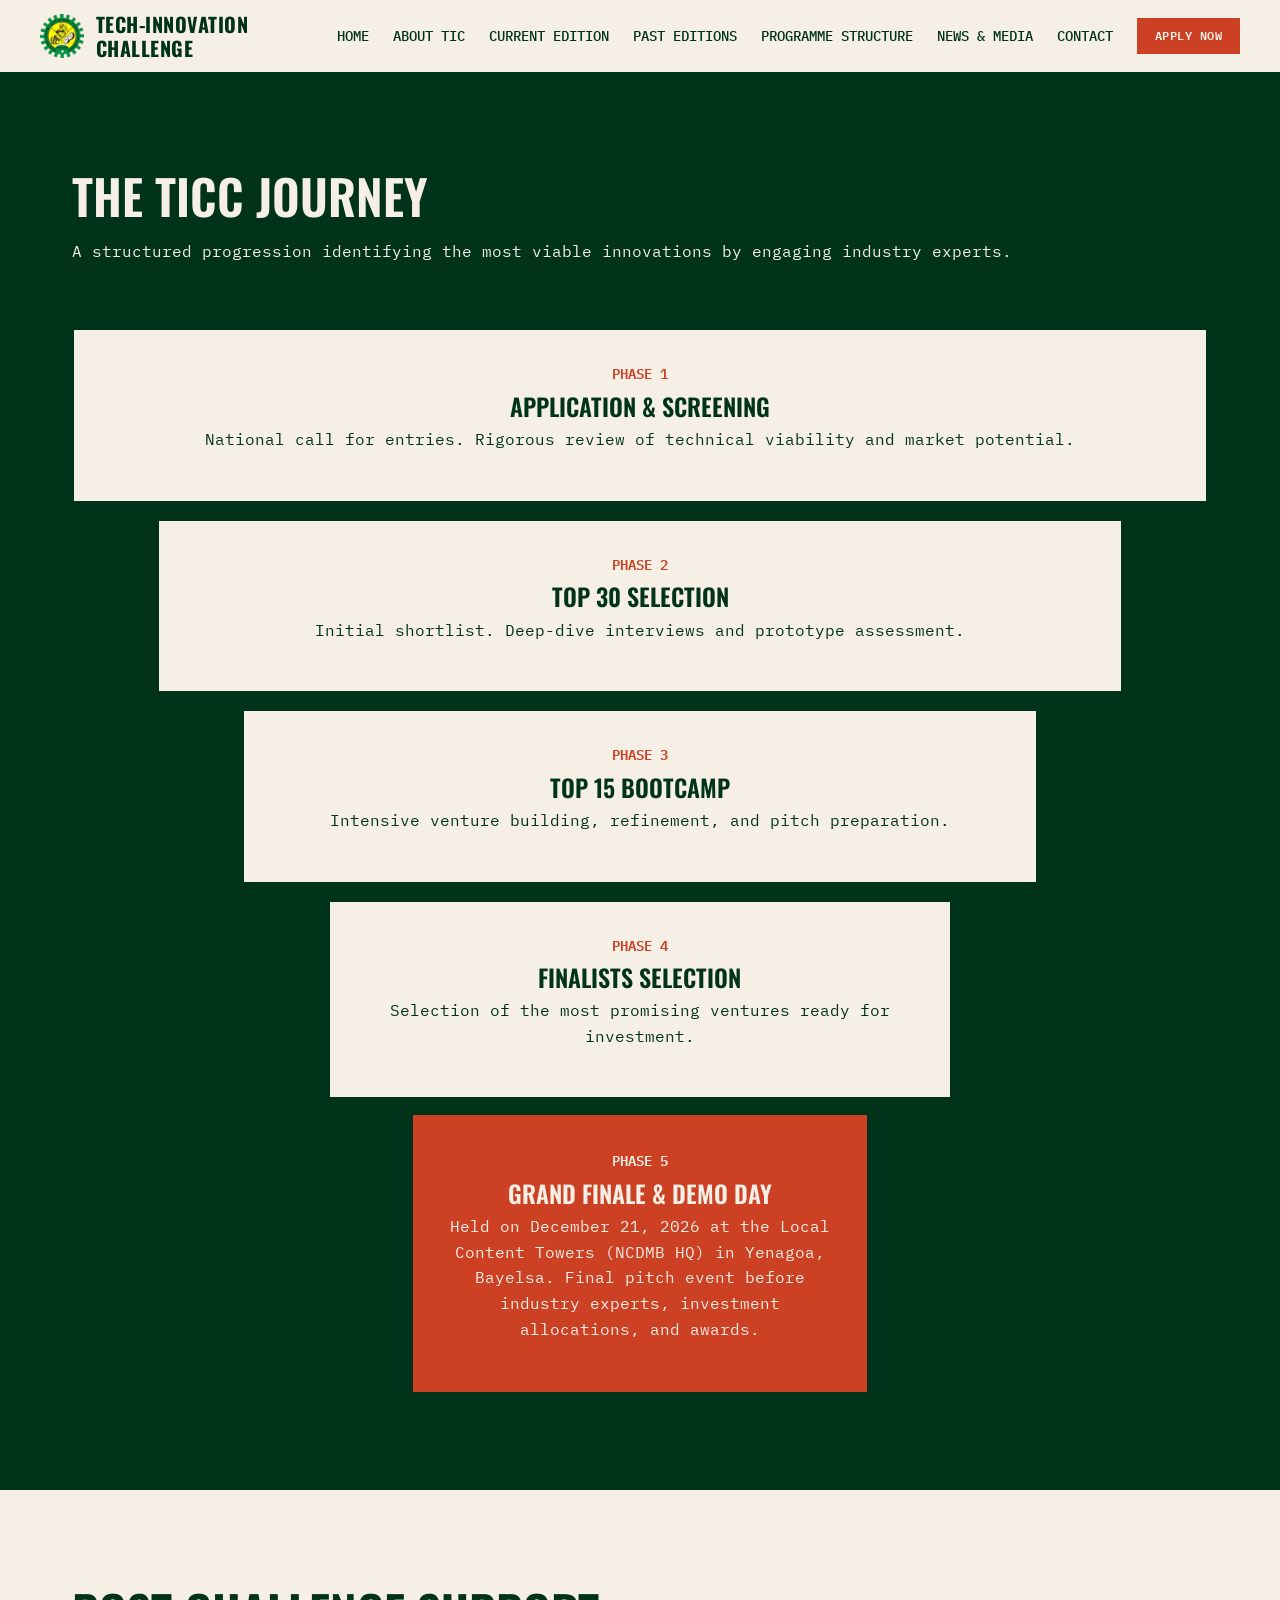
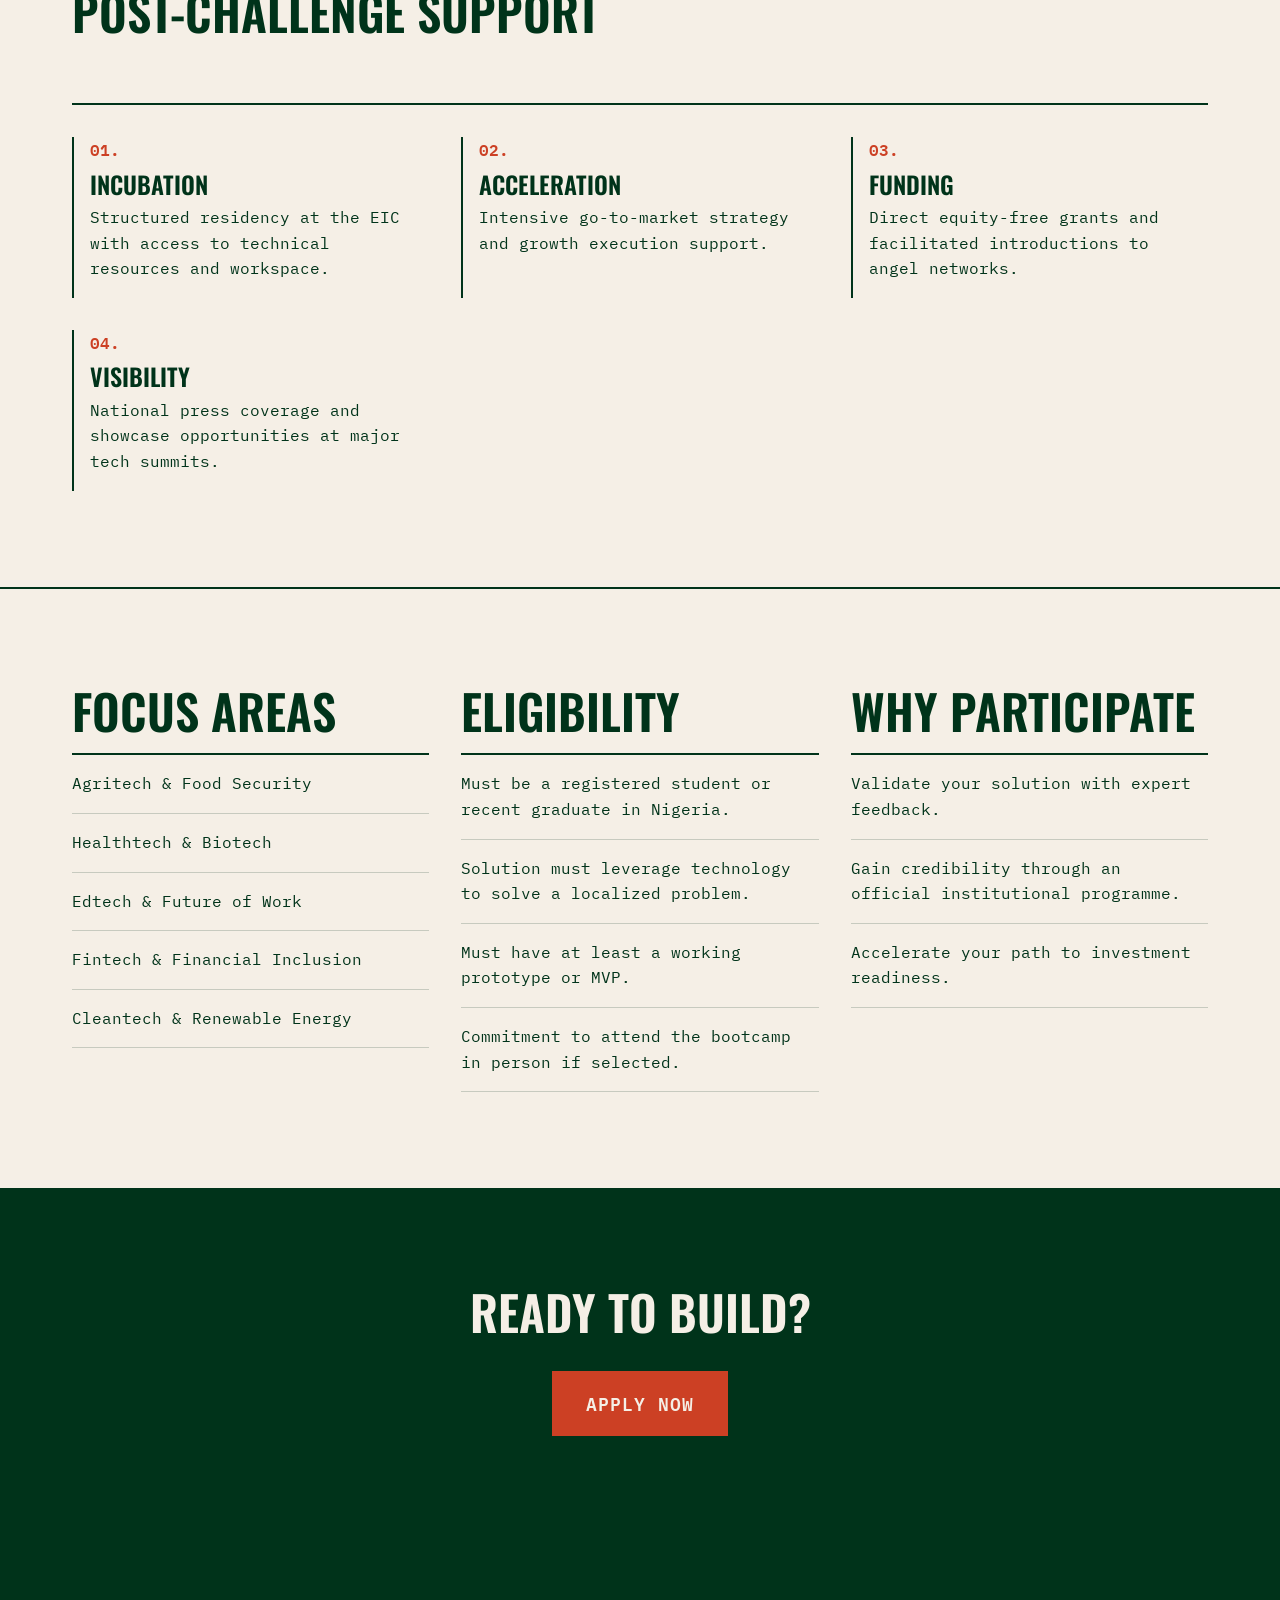
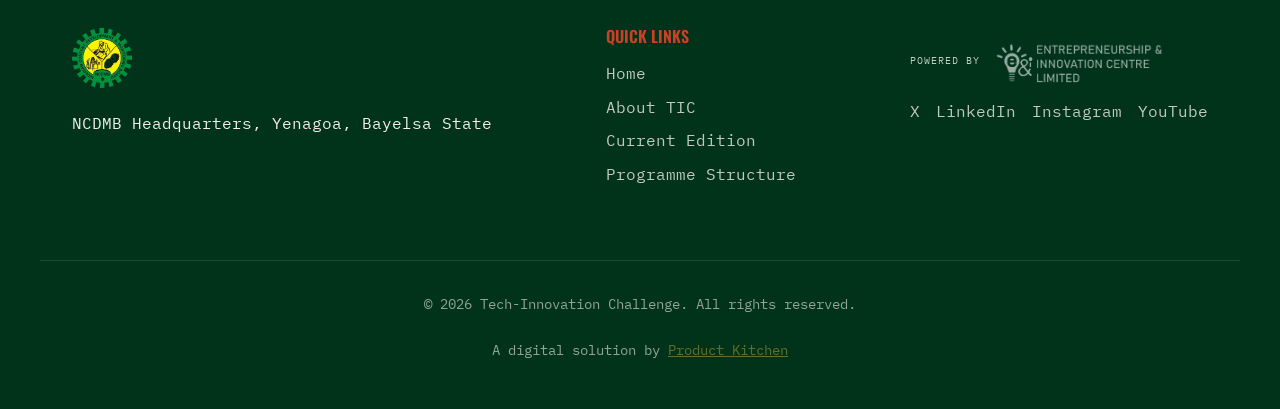
<file: details.html>
<!DOCTYPE html>
<html lang="en">
<head>
    <meta charset="UTF-8">
    <meta name="viewport" content="width=device-width, initial-scale=1.0">
    <title>Details - TICC 2026</title>
    <link rel="preconnect" href="https://fonts.googleapis.com">
    <link rel="preconnect" href="https://fonts.gstatic.com" crossorigin>
    <link href="https://fonts.googleapis.com/css2?family=IBM+Plex+Mono:wght@400;500;600&family=Oswald:wght@400;600;700&display=swap" rel="stylesheet">
    <link rel="stylesheet" href="style.css">
</head>
<body>
    <header class="site-header">
        <div class="container header-container">
            <div class="logo">
                <a href="index.html">
                    <img src="NCDMB-LOGO.png" alt="NCDMB Logo" class="logo-img">
                    <span class="logo-full">Tech-Innovation Challenge</span>
                </a>
            </div>
            <nav class="main-nav">
                <ul>
                    <li><a href="index.html">Home</a></li>
                    <li><a href="about.html">About TIC</a></li>
                    <li class="has-dropdown">
                        <a href="current-edition.html">Current Edition</a>
                        <ul class="dropdown-menu">
                            <li><a href="current-edition.html#overview">Overview</a></li>
                            <li><a href="timeline.html">Timeline</a></li>
                            <li><a href="judges-mentors.html">Judges & Mentors</a></li>
                            <li><a href="finalists-winners.html">Finalists</a></li>
                            <li><a href="current-edition.html#bootcamp">Bootcamp</a></li>
                            <li><a href="current-edition.html#finals">Finals</a></li>
                            <li><a href="news-media.html">Media Gallery</a></li>
                        </ul>
                    </li>
                    <li><a href="past-editions.html">Past Editions</a></li>
                    <li><a href="programme-structure.html">Programme Structure</a></li>
                    <li><a href="news-media.html">News & Media</a></li>
                    <li><a href="contact.html">Contact</a></li>
                </ul>
            </nav>
            <div class="header-right" style="display: flex; align-items: center; gap: 1rem;">
                <div style="text-align: right; line-height: 1.1; display: none;">
                    <span style="font-size: 0.6rem; text-transform: uppercase; font-family: var(--font-mono); display: block;">Powered by</span>
                    <strong style="font-size: 0.8rem; font-family: var(--font-display);">EICL</strong>
                </div>
                <a href="apply.html" class="btn btn-primary cta-apply">Apply Now</a>
            </div>
        </div>
    </header>

    <main>
        <section id="journey" class="journey-section">
            <div class="container">
                <div class="section-header">
                    <h2>The TICC Journey</h2>
                    <p class="journey-intro">A structured progression identifying the most viable innovations by engaging industry experts.</p>
                </div>
                <div class="funnel-container">
                    <div class="funnel-stage stage-1">
                        <span class="stage-label">Phase 1</span>
                        <div class="stage-content">
                            <h3>Application & Screening</h3>
                            <p>National call for entries. Rigorous review of technical viability and market potential.</p>
                        </div>
                    </div>
                    <div class="funnel-stage stage-2">
                        <span class="stage-label">Phase 2</span>
                        <div class="stage-content">
                            <h3>Top 30 Selection</h3>
                            <p>Initial shortlist. Deep-dive interviews and prototype assessment.</p>
                        </div>
                    </div>
                    <div class="funnel-stage stage-3">
                        <span class="stage-label">Phase 3</span>
                        <div class="stage-content">
                            <h3>Top 15 Bootcamp</h3>
                            <p>Intensive venture building, refinement, and pitch preparation.</p>
                        </div>
                    </div>
                    <div class="funnel-stage stage-4">
                        <span class="stage-label">Phase 4</span>
                        <div class="stage-content">
                            <h3>Finalists Selection</h3>
                            <p>Selection of the most promising ventures ready for investment.</p>
                        </div>
                    </div>
                    <div class="funnel-stage stage-5">
                        <span class="stage-label">Phase 5</span>
                        <div class="stage-content">
                            <h3>Grand Finale &amp; Demo Day</h3>
                            <p>Held on December 21, 2026 at the Local Content Towers (NCDMB HQ) in Yenagoa, Bayelsa. Final pitch event before industry experts, investment allocations, and awards.</p>
                        </div>
                    </div>
                </div>
            </div>
        </section>

        <section id="support" class="support-section">
            <div class="container">
                <div class="section-header">
                    <h2>Post-Challenge Support</h2>
                </div>
                <div class="support-grid">
                    <div class="support-item">
                        <span class="mono-label">01.</span>
                        <h3>Incubation</h3>
                        <p>Structured residency at the EIC with access to technical resources and workspace.</p>
                    </div>
                    <div class="support-item">
                        <span class="mono-label">02.</span>
                        <h3>Acceleration</h3>
                        <p>Intensive go-to-market strategy and growth execution support.</p>
                    </div>
                    <div class="support-item">
                        <span class="mono-label">03.</span>
                        <h3>Funding</h3>
                        <p>Direct equity-free grants and facilitated introductions to angel networks.</p>
                    </div>
                    <div class="support-item">
                        <span class="mono-label">04.</span>
                        <h3>Visibility</h3>
                        <p>National press coverage and showcase opportunities at major tech summits.</p>
                    </div>
                </div>
            </div>
        </section>

        <section id="focus-eligibility" class="focus-eligibility-section">
            <div class="container">
                <div class="fe-grid">
                    <div id="focus-areas" class="fe-block">
                        <h2>Focus Areas</h2>
                        <ul class="ledger-list">
                            <li>Agritech & Food Security</li>
                            <li>Healthtech & Biotech</li>
                            <li>Edtech & Future of Work</li>
                            <li>Fintech & Financial Inclusion</li>
                            <li>Cleantech & Renewable Energy</li>
                        </ul>
                    </div>
                    <div id="eligibility" class="fe-block">
                        <h2>Eligibility</h2>
                        <ul class="ledger-list">
                            <li>Must be a registered student or recent graduate in Nigeria.</li>
                            <li>Solution must leverage technology to solve a localized problem.</li>
                            <li>Must have at least a working prototype or MVP.</li>
                            <li>Commitment to attend the bootcamp in person if selected.</li>
                        </ul>
                    </div>
                    <div id="why-participate" class="fe-block">
                        <h2>Why Participate</h2>
                        <ul class="ledger-list">
                            <li>Validate your solution with expert feedback.</li>
                            <li>Gain credibility through an official institutional programme.</li>
                            <li>Accelerate your path to investment readiness.</li>
                        </ul>
                    </div>
                </div>
            </div>
        </section>
        
        <section class="final-cta-section">
            <div class="container text-center">
                <h2>Ready to Build?</h2>
                <div class="cta-group">
                    <a href="apply.html" class="btn btn-primary btn-large">Apply Now</a>
                </div>
            </div>
        </section>
    </main>

    <footer class="site-footer">
        <div class="container footer-container">
            <div class="footer-info">
                <img src="NCDMB-LOGO.png" alt="NCDMB Logo" style="height: 60px; margin-bottom: 1rem;">
                <p>NCDMB Headquarters, Yenagoa, Bayelsa State</p>
            </div>
            <div class="footer-links">
                <div class="link-group">
                    <h4>Quick Links</h4>
                    <ul>
                        <li><a href="index.html">Home</a></li>
                        <li><a href="about.html">About TIC</a></li>
                        <li><a href="current-edition.html">Current Edition</a></li>
                        <li><a href="programme-structure.html">Programme Structure</a></li>
                    </ul>
                </div>
            </div>
            <div class="footer-info text-center">
                <div class="footer-logo-block">
                    <span style="font-size: 0.65rem; text-transform: uppercase; opacity: 0.8; font-family: var(--font-mono); display: block; letter-spacing: 1px; margin-bottom: 5px;">Powered by</span>
                    <img src="EIC_WORDMARK.png" alt="EIC Wordmark" style="height: 40px; filter: brightness(0) invert(1);">
                </div>
                <div style="margin-top: 1rem; display: flex; gap: 1rem; justify-content: center;">
                    <a href="#">X</a>
                    <a href="#">LinkedIn</a>
                    <a href="#">Instagram</a>
                    <a href="#">YouTube</a>
                </div>
            </div>
        </div>
        <div class="container footer-bottom">
            <p>&copy; 2026 Tech-Innovation Challenge. All rights reserved.</p>
            <p>A digital solution by <a href="https://productkitchen.tech/" target="_blank">Product Kitchen</a></p>
        </div>
    </footer>
    <script src="main.js"></script>
</body>
</html>
</file>
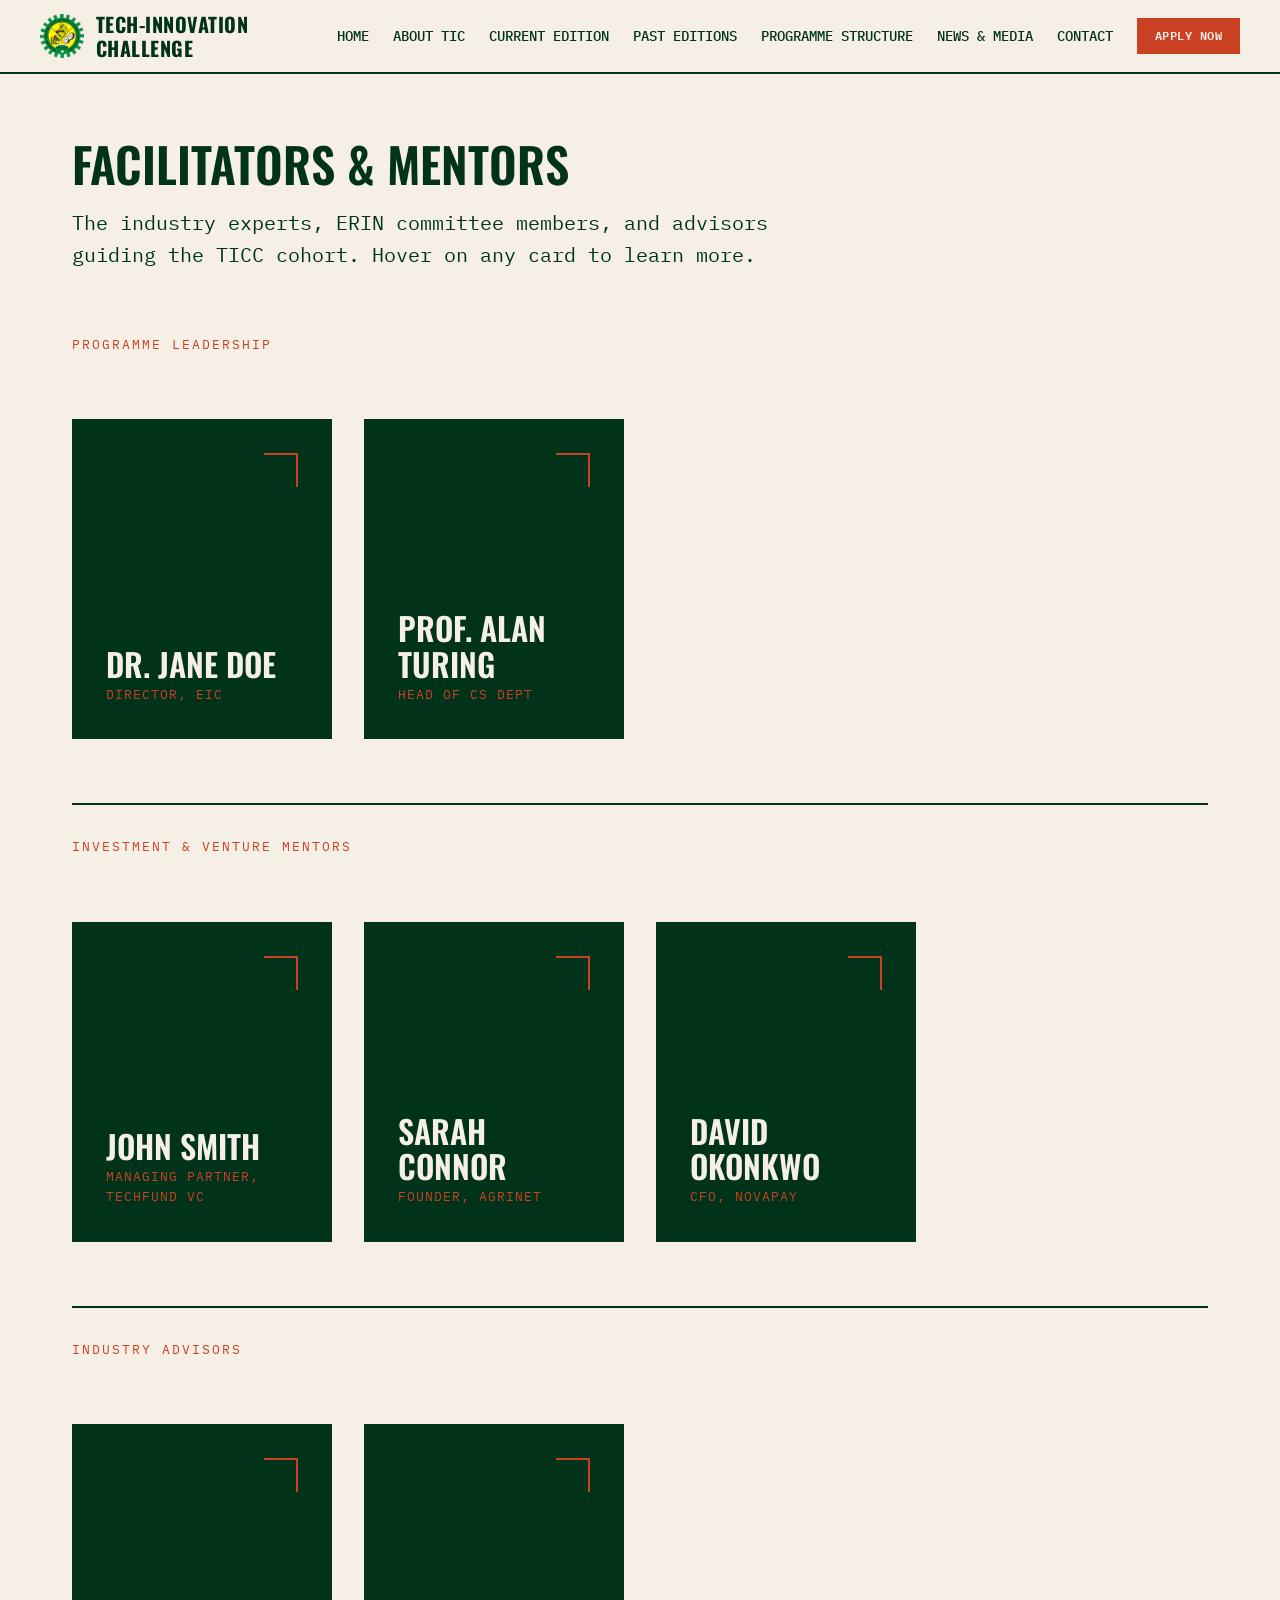
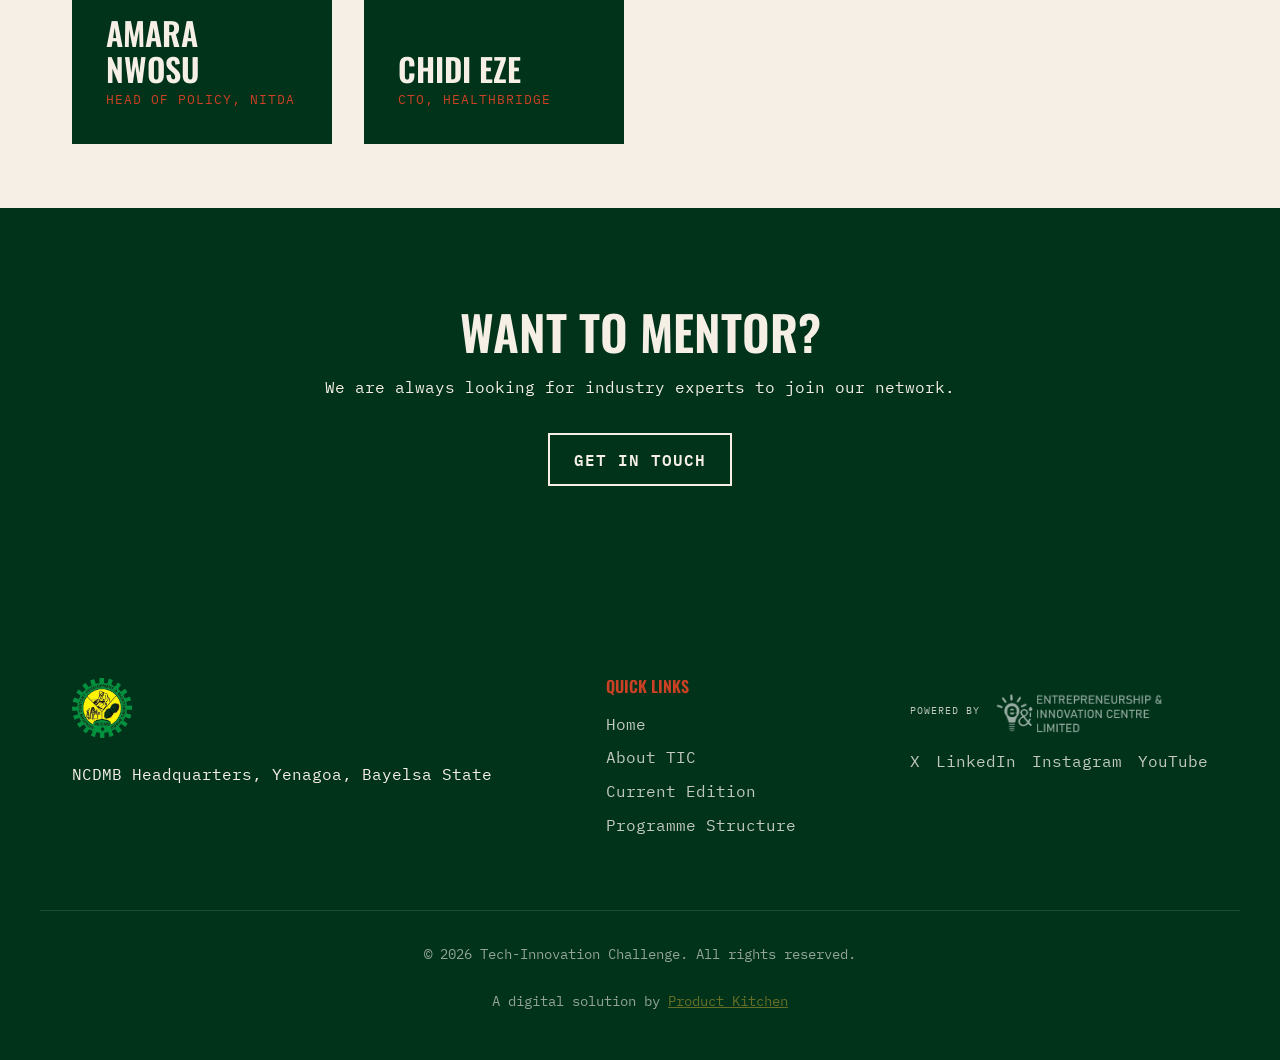
<file: facilitators.html>
<!DOCTYPE html>
<html lang="en">
<head>
    <meta charset="UTF-8">
    <meta name="viewport" content="width=device-width, initial-scale=1.0">
    <title>Facilitators - TICC 2026</title>
    <link rel="preconnect" href="https://fonts.googleapis.com">
    <link rel="preconnect" href="https://fonts.gstatic.com" crossorigin>
    <link href="https://fonts.googleapis.com/css2?family=IBM+Plex+Mono:wght@400;500;600&family=Oswald:wght@400;600;700&display=swap" rel="stylesheet">
    <link rel="stylesheet" href="style.css">
    <style>
        /* Facilitator Cards */
        .facilitators-grid {
            display: grid;
            grid-template-columns: repeat(auto-fill, minmax(260px, 1fr));
            gap: var(--spacing-md);
            margin-top: var(--spacing-lg);
        }

        .fac-card {
            position: relative;
            height: 320px;
            border: 2px solid var(--ink-dark);
            overflow: hidden;
            cursor: default;
            background-color: var(--ink-dark);
        }

        /* Default face: name + role on dark bg */
        .fac-card-front {
            position: absolute;
            inset: 0;
            display: flex;
            flex-direction: column;
            justify-content: flex-end;
            padding: var(--spacing-md);
            background-color: var(--ink-dark);
            transition: opacity 0.35s ease;
            z-index: 1;
        }

        .fac-card-front h3 {
            color: var(--bg-paper);
            font-size: 2rem;
            margin-bottom: 0.25rem;
        }

        .fac-card-front .fac-card-role {
            font-family: var(--font-mono);
            font-size: 0.8rem;
            color: var(--accent);
            text-transform: uppercase;
            letter-spacing: 1px;
        }

        /* Decorative corner mark */
        .fac-card-front::before {
            content: '';
            position: absolute;
            top: var(--spacing-md);
            right: var(--spacing-md);
            width: 32px;
            height: 32px;
            border-top: 2px solid var(--accent);
            border-right: 2px solid var(--accent);
        }

        /* Hover overlay: bio slides up */
        .fac-card-back {
            position: absolute;
            inset: 0;
            display: flex;
            flex-direction: column;
            justify-content: center;
            padding: var(--spacing-md);
            background-color: var(--accent);
            transform: translateY(100%);
            transition: transform 0.35s cubic-bezier(0.4, 0, 0.2, 1);
            z-index: 2;
        }

        .fac-card-back h3 {
            color: var(--bg-paper);
            font-size: 1.4rem;
            margin-bottom: 0.5rem;
        }

        .fac-card-back .fac-card-role {
            font-family: var(--font-mono);
            font-size: 0.75rem;
            color: rgba(245,239,230,0.7);
            text-transform: uppercase;
            letter-spacing: 1px;
            margin-bottom: var(--spacing-sm);
        }

        .fac-card-back p {
            font-family: var(--font-mono);
            font-size: 0.9rem;
            color: var(--bg-paper);
            line-height: 1.6;
            margin-bottom: 0;
        }

        /* Trigger the slide on hover */
        .fac-card:hover .fac-card-back {
            transform: translateY(0);
        }

        /* Section dividers */
        .fac-section-label {
            font-family: var(--font-mono);
            font-size: 0.8rem;
            text-transform: uppercase;
            letter-spacing: 2px;
            color: var(--accent);
            border-top: 2px solid var(--ink-dark);
            padding-top: var(--spacing-md);
            margin-top: var(--spacing-lg);
            margin-bottom: var(--spacing-sm);
        }

        .fac-section-label:first-of-type {
            border-top: none;
            margin-top: 0;
            padding-top: 0;
        }
    </style>
</head>
<body>
    <header class="site-header">
        <div class="container header-container">
            <div class="logo">
                <a href="index.html">
                    <img src="NCDMB-LOGO.png" alt="NCDMB Logo" class="logo-img">
                    <span class="logo-full">Tech-Innovation Challenge</span>
                </a>
            </div>
            <nav class="main-nav">
                <ul>
                    <li><a href="index.html">Home</a></li>
                    <li><a href="about.html">About TIC</a></li>
                    <li class="has-dropdown">
                        <a href="current-edition.html">Current Edition</a>
                        <ul class="dropdown-menu">
                            <li><a href="current-edition.html#overview">Overview</a></li>
                            <li><a href="timeline.html">Timeline</a></li>
                            <li><a href="judges-mentors.html">Judges & Mentors</a></li>
                            <li><a href="finalists-winners.html">Finalists</a></li>
                            <li><a href="current-edition.html#bootcamp">Bootcamp</a></li>
                            <li><a href="current-edition.html#finals">Finals</a></li>
                            <li><a href="news-media.html">Media Gallery</a></li>
                        </ul>
                    </li>
                    <li><a href="past-editions.html">Past Editions</a></li>
                    <li><a href="programme-structure.html">Programme Structure</a></li>
                    <li><a href="news-media.html">News & Media</a></li>
                    <li><a href="contact.html">Contact</a></li>
                </ul>
            </nav>
            <div class="header-right" style="display: flex; align-items: center; gap: 1rem;">
                <div style="text-align: right; line-height: 1.1; display: none;">
                    <span style="font-size: 0.6rem; text-transform: uppercase; font-family: var(--font-mono); display: block;">Powered by</span>
                    <strong style="font-size: 0.8rem; font-family: var(--font-display);">EICL</strong>
                </div>
                <a href="apply.html" class="btn btn-primary cta-apply">Apply Now</a>
            </div>
        </div>
    </header>

    <main>
        <section class="facilitators-section">
            <div class="container">
                <div class="section-header">
                    <h2>Facilitators & Mentors</h2>
                    <p class="section-lead">The industry experts, ERIN committee members, and advisors guiding the TICC cohort. Hover on any card to learn more.</p>
                </div>

                <p class="fac-section-label">Programme Leadership</p>
                <div class="facilitators-grid">
                    <div class="fac-card">
                        <div class="fac-card-front">
                            <h3>Dr. Jane Doe</h3>
                            <span class="fac-card-role">Director, EIC</span>
                        </div>
                        <div class="fac-card-back">
                            <h3>Dr. Jane Doe</h3>
                            <span class="fac-card-role">Director, Entrepreneurship &amp; Innovation Centre</span>
                            <p>Academic entrepreneurship leader with 15+ years building innovation ecosystems across Nigeria's south-south region. Leads all programme strategy and institutional partnerships for TICC.</p>
                        </div>
                    </div>

                    <div class="fac-card">
                        <div class="fac-card-front">
                            <h3>Prof. Alan Turing</h3>
                            <span class="fac-card-role">Head of CS Dept</span>
                        </div>
                        <div class="fac-card-back">
                            <h3>Prof. Alan Turing</h3>
                            <span class="fac-card-role">Head of Computer Science Dept</span>
                            <p>Pioneer in AI and machine learning research with a focus on applied solutions for developing markets. Oversees technical evaluation of all TICC applications.</p>
                        </div>
                    </div>
                </div>

                <p class="fac-section-label">Investment & Venture Mentors</p>
                <div class="facilitators-grid">
                    <div class="fac-card">
                        <div class="fac-card-front">
                            <h3>John Smith</h3>
                            <span class="fac-card-role">Managing Partner, TechFund VC</span>
                        </div>
                        <div class="fac-card-back">
                            <h3>John Smith</h3>
                            <span class="fac-card-role">Managing Partner · TechFund VC</span>
                            <p>Early-stage investor with a portfolio of 40+ African tech startups. Specialises in seed strategy and go-to-market execution. Serves as lead investment mentor for TICC finalists.</p>
                        </div>
                    </div>

                    <div class="fac-card">
                        <div class="fac-card-front">
                            <h3>Sarah Connor</h3>
                            <span class="fac-card-role">Founder, AgriNet</span>
                        </div>
                        <div class="fac-card-back">
                            <h3>Sarah Connor</h3>
                            <span class="fac-card-role">Founder & CEO · AgriNet</span>
                            <p>Built AgriNet from a university project to a nationally distributed agri-logistics platform serving 12,000 smallholder farmers. Mentors ventures in Agritech and supply chain.</p>
                        </div>
                    </div>

                    <div class="fac-card">
                        <div class="fac-card-front">
                            <h3>David Okonkwo</h3>
                            <span class="fac-card-role">CFO, NovaPay</span>
                        </div>
                        <div class="fac-card-back">
                            <h3>David Okonkwo</h3>
                            <span class="fac-card-role">CFO · NovaPay Fintech</span>
                            <p>Financial modelling and regulatory compliance expert in the Nigerian fintech space. Guides TICC ventures on unit economics, fundraising readiness, and investor-grade reporting.</p>
                        </div>
                    </div>
                </div>

                <p class="fac-section-label">Industry Advisors</p>
                <div class="facilitators-grid">
                    <div class="fac-card">
                        <div class="fac-card-front">
                            <h3>Amara Nwosu</h3>
                            <span class="fac-card-role">Head of Policy, NITDA</span>
                        </div>
                        <div class="fac-card-back">
                            <h3>Amara Nwosu</h3>
                            <span class="fac-card-role">Head of Policy · NITDA</span>
                            <p>Technology policy architect responsible for Nigeria's national digital economy framework. Advises TICC on regulatory strategy and how to build ventures that work within the policy landscape.</p>
                        </div>
                    </div>

                    <div class="fac-card">
                        <div class="fac-card-front">
                            <h3>Chidi Eze</h3>
                            <span class="fac-card-role">CTO, HealthBridge</span>
                        </div>
                        <div class="fac-card-back">
                            <h3>Chidi Eze</h3>
                            <span class="fac-card-role">CTO · HealthBridge Nigeria</span>
                            <p>Engineering leader who scaled HealthBridge's telemedicine infrastructure to 500,000 monthly active users. Mentors Healthtech ventures on technical architecture and product scalability.</p>
                        </div>
                    </div>
                </div>
            </div>
        </section>

        <section class="final-cta-section">
            <div class="container text-center">
                <h2>Want to Mentor?</h2>
                <p>We are always looking for industry experts to join our network.</p>
                <div class="cta-group">
                    <a href="contact.html" class="btn btn-outline">Get in Touch</a>
                </div>
            </div>
        </section>
    </main>

    <footer class="site-footer">
        <div class="container footer-container">
            <div class="footer-info">
                <img src="NCDMB-LOGO.png" alt="NCDMB Logo" style="height: 60px; margin-bottom: 1rem;">
                <p>NCDMB Headquarters, Yenagoa, Bayelsa State</p>
            </div>
            <div class="footer-links">
                <div class="link-group">
                    <h4>Quick Links</h4>
                    <ul>
                        <li><a href="index.html">Home</a></li>
                        <li><a href="about.html">About TIC</a></li>
                        <li><a href="current-edition.html">Current Edition</a></li>
                        <li><a href="programme-structure.html">Programme Structure</a></li>
                    </ul>
                </div>
            </div>
            <div class="footer-info text-center">
                <div class="footer-logo-block">
                    <span style="font-size: 0.65rem; text-transform: uppercase; opacity: 0.8; font-family: var(--font-mono); display: block; letter-spacing: 1px; margin-bottom: 5px;">Powered by</span>
                    <img src="EIC_WORDMARK.png" alt="EIC Wordmark" style="height: 40px; filter: brightness(0) invert(1);">
                </div>
                <div style="margin-top: 1rem; display: flex; gap: 1rem; justify-content: center;">
                    <a href="#">X</a>
                    <a href="#">LinkedIn</a>
                    <a href="#">Instagram</a>
                    <a href="#">YouTube</a>
                </div>
            </div>
        </div>
        <div class="container footer-bottom">
            <p>&copy; 2026 Tech-Innovation Challenge. All rights reserved.</p>
            <p>A digital solution by <a href="https://productkitchen.tech/" target="_blank">Product Kitchen</a></p>
        </div>
    </footer>
    <script src="main.js"></script>
</body>
</html>
</file>
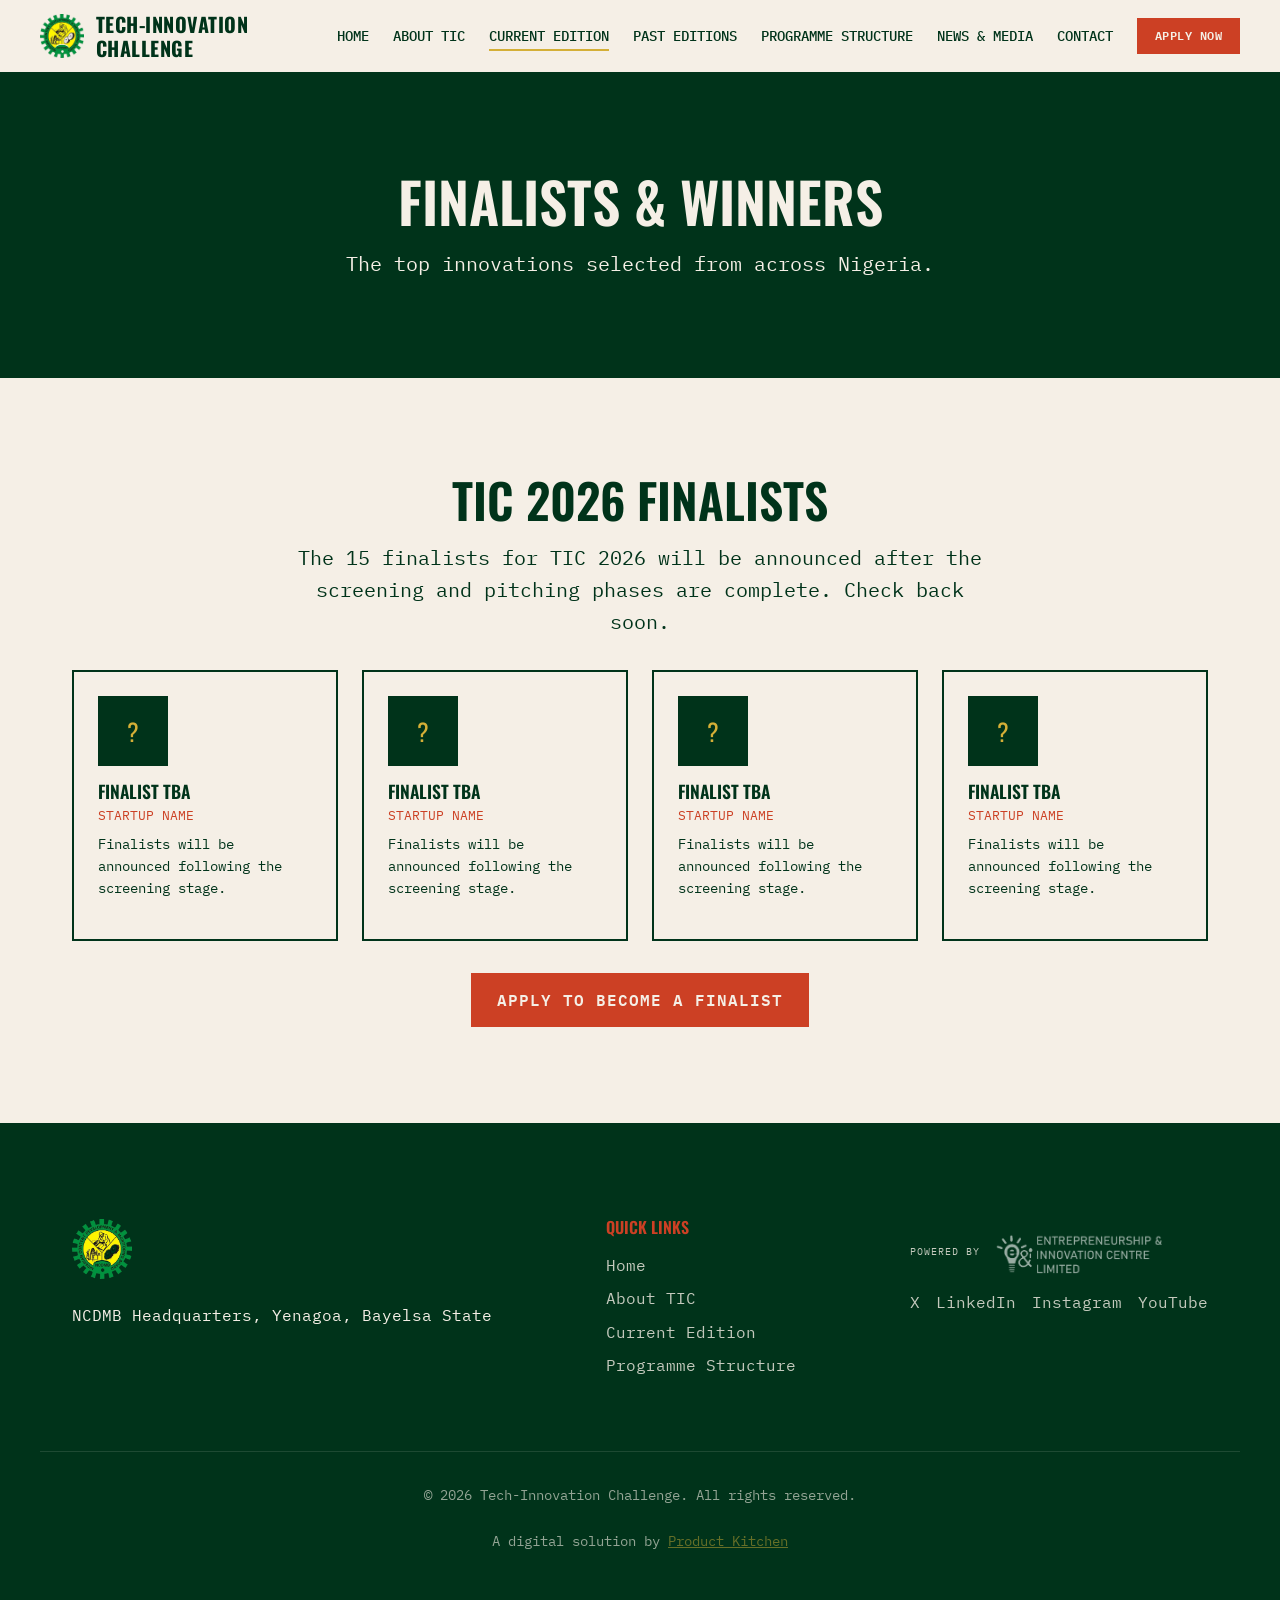
<file: finalists-winners.html>
<!DOCTYPE html>
<html lang="en">
<head>
    <meta charset="UTF-8">
    <meta name="viewport" content="width=device-width, initial-scale=1.0">
    <title>Finalists &amp; Winners - Tech-Innovation Challenge</title>
    <link rel="preconnect" href="https://fonts.googleapis.com">
    <link rel="preconnect" href="https://fonts.gstatic.com" crossorigin>
    <link href="https://fonts.googleapis.com/css2?family=IBM+Plex+Mono:wght@400;500;600&family=Oswald:wght@400;600;700&display=swap" rel="stylesheet">
    <link rel="stylesheet" href="style.css">
    <style>
        .finalist-card {
            border: 2px solid var(--ink-dark);
            padding: 1.5rem;
            background: var(--bg-paper);
            transition: transform 0.2s, box-shadow 0.2s;
        }
        .finalist-card:hover {
            transform: translateY(-4px);
            box-shadow: 4px 4px 0 var(--ink-dark);
        }
        .finalist-avatar {
            width: 70px;
            height: 70px;
            background-color: var(--ink-dark);
            margin-bottom: 1rem;
            display: flex;
            align-items: center;
            justify-content: center;
            color: var(--gold);
            font-family: var(--font-display);
            font-size: 1.5rem;
        }
        .finalist-card h3 { font-size: 1.1rem; margin-bottom: 0.25rem; }
        .finalist-card .startup { font-family: var(--font-mono); font-size: 0.8rem; color: var(--accent); text-transform: uppercase; display: block; margin-bottom: 0.5rem; }
    </style>
</head>
<body>
    <header class="site-header">
        <div class="container header-container">
            <div class="logo">
                <a href="index.html">
                    <img src="NCDMB-LOGO.png" alt="NCDMB Logo" class="logo-img">
                    <span class="logo-full">Tech-Innovation Challenge</span>
                </a>
            </div>
            <nav class="main-nav">
                <ul>
                    <li><a href="index.html">Home</a></li>
                    <li><a href="about.html">About TIC</a></li>
                    <li class="has-dropdown">
                        <a href="current-edition.html" class="nav-active">Current Edition</a>
                        <ul class="dropdown-menu">
                            <li><a href="current-edition.html#overview">Overview</a></li>
                            <li><a href="current-edition.html">Timeline</a></li>
                            <li><a href="judges-mentors.html">Judges &amp; Mentors</a></li>
                            <li><a href="finalists-winners.html">Finalists</a></li>
                            <li><a href="current-edition.html#bootcamp">Bootcamp</a></li>
                            <li><a href="current-edition.html#finals">Finals</a></li>
                            <li><a href="news-media.html">Media Gallery</a></li>
                        </ul>
                    </li>
                    <li><a href="past-editions.html">Past Editions</a></li>
                    <li><a href="programme-structure.html">Programme Structure</a></li>
                    <li><a href="news-media.html">News &amp; Media</a></li>
                    <li><a href="contact.html">Contact</a></li>
                </ul>
            </nav>
            <div class="header-right" style="display: flex; align-items: center; gap: 1rem;">
                <a href="apply.html" class="btn btn-primary cta-apply">Apply Now</a>
            </div>
        </div>
    </header>

    <main>
        <section class="page-hero">
            <div class="container">
                <h1>Finalists &amp; Winners</h1>
                <p class="subtitle">The top innovations selected from across Nigeria.</p>
            </div>
        </section>

        <section class="about-section">
            <div class="container text-center">
                <h2>TIC 2026 Finalists</h2>
                <p class="section-lead" style="margin: 0 auto 2rem;">The 15 finalists for TIC 2026 will be announced after the screening and pitching phases are complete. Check back soon.</p>

                <div style="display: grid; grid-template-columns: repeat(auto-fit, minmax(220px, 1fr)); gap: 1.5rem; margin-top: 2rem; text-align: left;">
                    <!-- Placeholder cards -->
                    <div class="finalist-card">
                        <div class="finalist-avatar">?</div>
                        <h3>Finalist TBA</h3>
                        <span class="startup">Startup Name</span>
                        <p style="font-size: 0.85rem;">Finalists will be announced following the screening stage.</p>
                    </div>
                    <div class="finalist-card">
                        <div class="finalist-avatar">?</div>
                        <h3>Finalist TBA</h3>
                        <span class="startup">Startup Name</span>
                        <p style="font-size: 0.85rem;">Finalists will be announced following the screening stage.</p>
                    </div>
                    <div class="finalist-card">
                        <div class="finalist-avatar">?</div>
                        <h3>Finalist TBA</h3>
                        <span class="startup">Startup Name</span>
                        <p style="font-size: 0.85rem;">Finalists will be announced following the screening stage.</p>
                    </div>
                    <div class="finalist-card">
                        <div class="finalist-avatar">?</div>
                        <h3>Finalist TBA</h3>
                        <span class="startup">Startup Name</span>
                        <p style="font-size: 0.85rem;">Finalists will be announced following the screening stage.</p>
                    </div>
                </div>

                <a href="apply.html" class="btn btn-primary" style="margin-top: 2rem;">Apply to Become a Finalist</a>
            </div>
        </section>
    </main>

    <footer class="site-footer">
        <div class="container footer-container">
            <div class="footer-info">
                <img src="NCDMB-LOGO.png" alt="NCDMB Logo" style="height: 60px; margin-bottom: 1rem;">
                <p>NCDMB Headquarters, Yenagoa, Bayelsa State</p>
            </div>
            <div class="footer-links">
                <div class="link-group">
                    <h4>Quick Links</h4>
                    <ul>
                        <li><a href="index.html">Home</a></li>
                        <li><a href="about.html">About TIC</a></li>
                        <li><a href="current-edition.html">Current Edition</a></li>
                        <li><a href="programme-structure.html">Programme Structure</a></li>
                    </ul>
                </div>
            </div>
            <div class="footer-info text-center">
                <div class="footer-logo-block">
                    <span style="font-size: 0.65rem; text-transform: uppercase; opacity: 0.8; font-family: var(--font-mono); display: block; letter-spacing: 1px; margin-bottom: 5px;">Powered by</span>
                    <img src="EIC_WORDMARK.png" alt="EIC Wordmark" style="height: 40px; filter: brightness(0) invert(1);">
                </div>
                <div style="margin-top: 1rem; display: flex; gap: 1rem; justify-content: center;">
                    <a href="#">X</a>
                    <a href="#">LinkedIn</a>
                    <a href="#">Instagram</a>
                    <a href="#">YouTube</a>
                </div>
            </div>
        </div>
        <div class="container footer-bottom">
            <p>&copy; 2026 Tech-Innovation Challenge. All rights reserved.</p>
            <p>A digital solution by <a href="https://productkitchen.tech/" target="_blank">Product Kitchen</a></p>
        </div>
    </footer>
    <script src="main.js"></script>
</body>
</html>
</file>
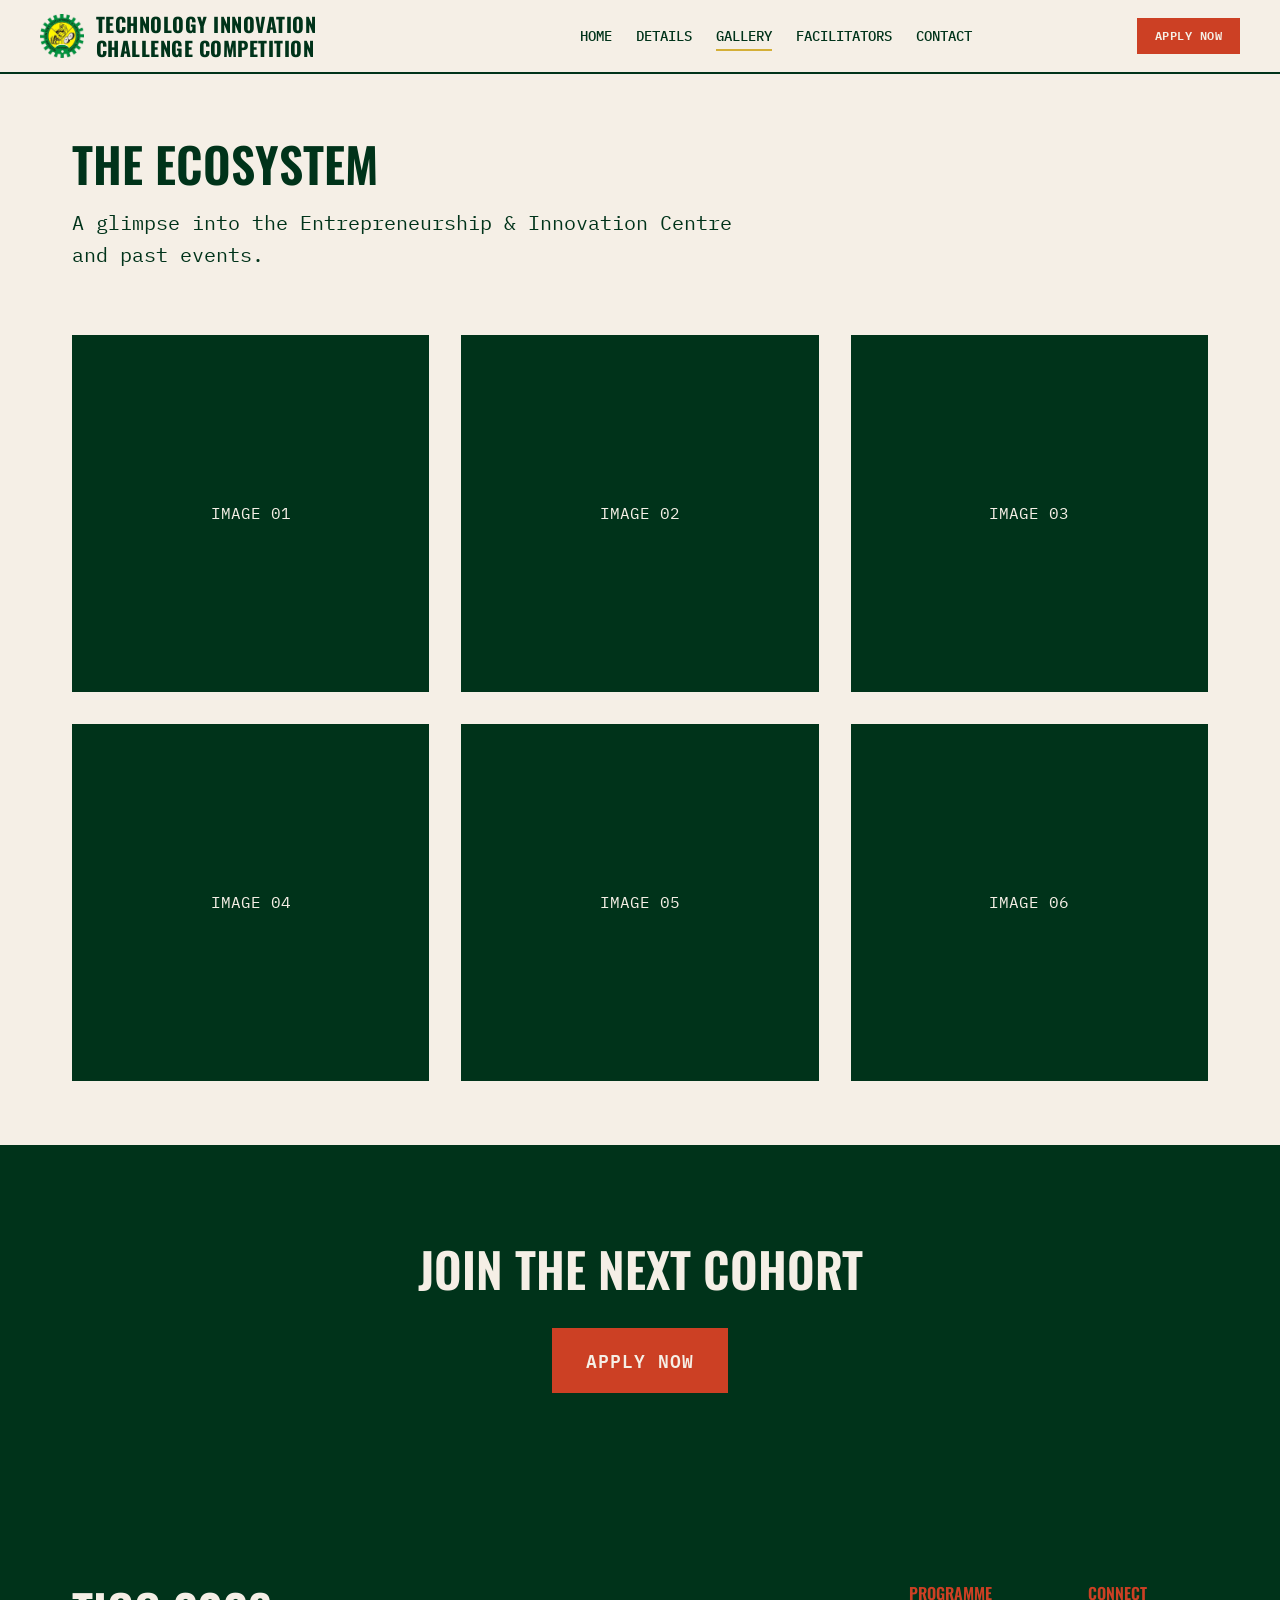
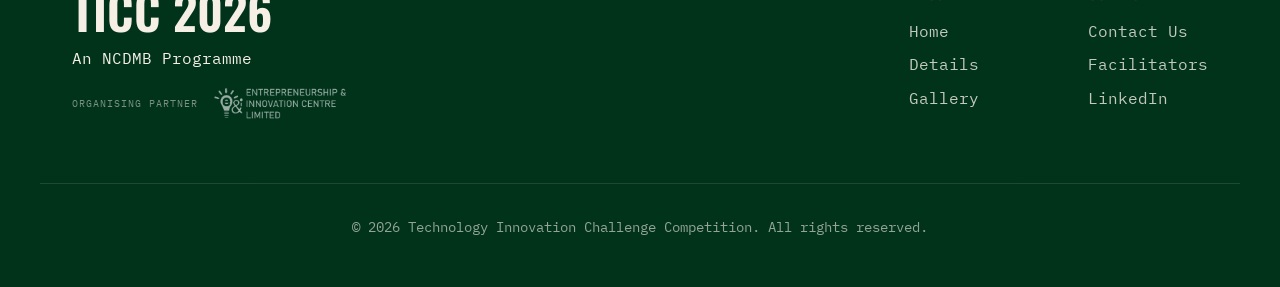
<file: gallery.html>
<!DOCTYPE html>
<html lang="en">
<head>
    <meta charset="UTF-8">
    <meta name="viewport" content="width=device-width, initial-scale=1.0">
    <title>Gallery - TICC 2026</title>
    <link rel="preconnect" href="https://fonts.googleapis.com">
    <link rel="preconnect" href="https://fonts.gstatic.com" crossorigin>
    <link href="https://fonts.googleapis.com/css2?family=IBM+Plex+Mono:wght@400;500;600&family=Oswald:wght@400;600;700&display=swap" rel="stylesheet">
    <link rel="stylesheet" href="style.css">
</head>
<body>
    <header class="site-header">
        <div class="container header-container">
            <div class="logo">
                <a href="index.html">
                    <img src="NCDMB-LOGO.png" alt="NCDMB Logo" class="logo-img">
                    <span class="logo-full">Technology Innovation Challenge Competition</span>
                </a>
            </div>
            <nav class="main-nav">
                <ul>
                    <li><a href="index.html">Home</a></li>
                    <li><a href="details.html">Details</a></li>
                    <li><a href="gallery.html" class="nav-active">Gallery</a></li>
                    <li><a href="facilitators.html">Facilitators</a></li>
                    <li><a href="contact.html">Contact</a></li>
                </ul>
            </nav>
            <a href="apply.html" class="btn btn-primary cta-apply">Apply Now</a>
        </div>
    </header>

    <main>
        <section class="gallery-section">
            <div class="container">
                <div class="section-header">
                    <h2>The Ecosystem</h2>
                    <p class="section-lead">A glimpse into the Entrepreneurship & Innovation Centre and past events.</p>
                </div>
                
                <div class="gallery-grid">
                    <!-- Placeholders for gallery items -->
                    <div class="gallery-item">
                        <span class="gallery-placeholder-text">Image 01</span>
                    </div>
                    <div class="gallery-item">
                        <span class="gallery-placeholder-text">Image 02</span>
                    </div>
                    <div class="gallery-item">
                        <span class="gallery-placeholder-text">Image 03</span>
                    </div>
                    <div class="gallery-item">
                        <span class="gallery-placeholder-text">Image 04</span>
                    </div>
                    <div class="gallery-item">
                        <span class="gallery-placeholder-text">Image 05</span>
                    </div>
                    <div class="gallery-item">
                        <span class="gallery-placeholder-text">Image 06</span>
                    </div>
                </div>
            </div>
        </section>
        
        <section class="final-cta-section">
            <div class="container text-center">
                <h2>Join the Next Cohort</h2>
                <div class="cta-group">
                    <a href="apply.html" class="btn btn-primary btn-large">Apply Now</a>
                </div>
            </div>
        </section>
    </main>

    <footer class="site-footer">
        <div class="container footer-container">
            <div class="footer-info">
                <h2>TICC 2026</h2>
                <p>An NCDMB Programme</p>
                <div class="footer-logo-block">
                    <span style="font-size: 0.65rem; text-transform: uppercase; opacity: 0.5; font-family: var(--font-mono); display: block; letter-spacing: 1px;">Organising Partner</span>
                    <img src="EIC_WORDMARK.png" alt="EIC Wordmark">
                </div>
            </div>
            <div class="footer-links">
                <div class="link-group">
                    <h4>Programme</h4>
                    <ul>
                        <li><a href="index.html">Home</a></li>
                        <li><a href="details.html">Details</a></li>
                        <li><a href="gallery.html">Gallery</a></li>
                    </ul>
                </div>
                <div class="link-group">
                    <h4>Connect</h4>
                    <ul>
                        <li><a href="contact.html">Contact Us</a></li>
                        <li><a href="facilitators.html">Facilitators</a></li>
                        <li><a href="#">LinkedIn</a></li>
                    </ul>
                </div>
            </div>
        </div>
        <div class="container footer-bottom">
            <p>&copy; 2026 Technology Innovation Challenge Competition. All rights reserved.</p>
        </div>
    </footer>
    <script src="main.js"></script>
</body>
</html>
</file>
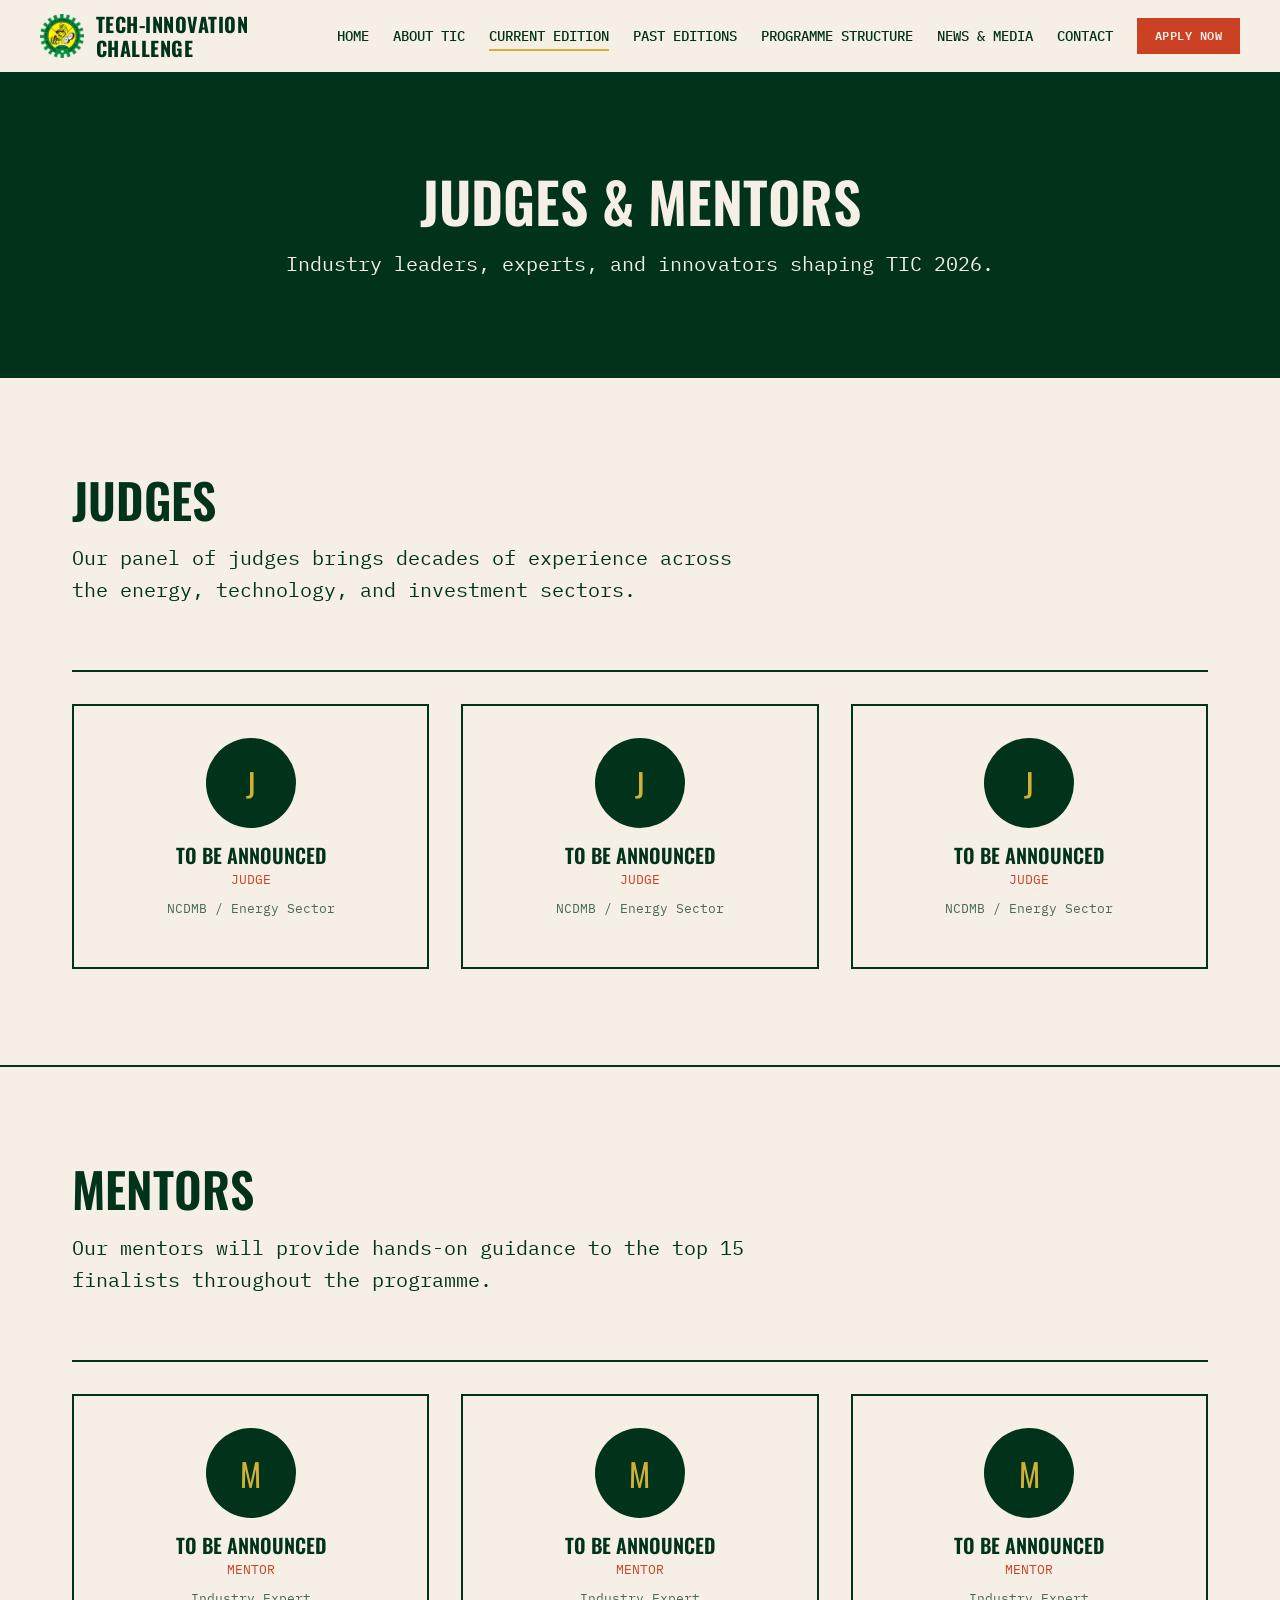
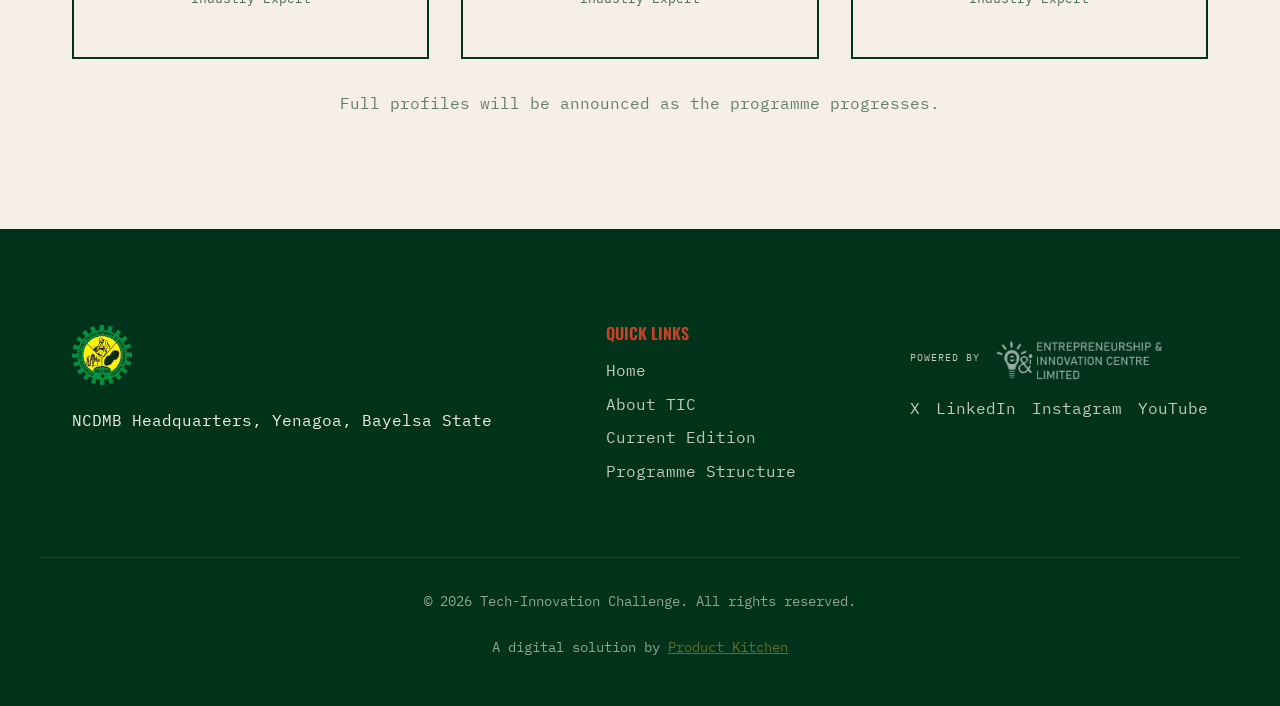
<file: judges-mentors.html>
<!DOCTYPE html>
<html lang="en">
<head>
    <meta charset="UTF-8">
    <meta name="viewport" content="width=device-width, initial-scale=1.0">
    <title>Judges &amp; Mentors - Tech-Innovation Challenge</title>
    <link rel="preconnect" href="https://fonts.googleapis.com">
    <link rel="preconnect" href="https://fonts.gstatic.com" crossorigin>
    <link href="https://fonts.googleapis.com/css2?family=IBM+Plex+Mono:wght@400;500;600&family=Oswald:wght@400;600;700&display=swap" rel="stylesheet">
    <link rel="stylesheet" href="style.css">
    <style>
        .person-card {
            border: 2px solid var(--ink-dark);
            padding: 2rem;
            text-align: center;
            background: var(--bg-paper);
            transition: transform 0.2s, box-shadow 0.2s;
        }
        .person-card:hover {
            transform: translateY(-4px);
            box-shadow: 4px 4px 0 var(--ink-dark);
        }
        .person-avatar {
            width: 90px;
            height: 90px;
            border-radius: 50%;
            background-color: var(--ink-dark);
            margin: 0 auto 1rem;
            display: flex;
            align-items: center;
            justify-content: center;
            color: var(--gold);
            font-family: var(--font-display);
            font-size: 2rem;
        }
        .person-card h3 { font-size: 1.25rem; margin-bottom: 0.25rem; }
        .person-card .role { font-family: var(--font-mono); font-size: 0.8rem; color: var(--accent); text-transform: uppercase; margin-bottom: 0.5rem; display: block; }
        .person-card .org { font-family: var(--font-mono); font-size: 0.8rem; opacity: 0.7; }
    </style>
</head>
<body>
    <header class="site-header">
        <div class="container header-container">
            <div class="logo">
                <a href="index.html">
                    <img src="NCDMB-LOGO.png" alt="NCDMB Logo" class="logo-img">
                    <span class="logo-full">Tech-Innovation Challenge</span>
                </a>
            </div>
            <nav class="main-nav">
                <ul>
                    <li><a href="index.html">Home</a></li>
                    <li><a href="about.html">About TIC</a></li>
                    <li class="has-dropdown">
                        <a href="current-edition.html" class="nav-active">Current Edition</a>
                        <ul class="dropdown-menu">
                            <li><a href="current-edition.html#overview">Overview</a></li>
                            <li><a href="current-edition.html">Timeline</a></li>
                            <li><a href="judges-mentors.html">Judges &amp; Mentors</a></li>
                            <li><a href="finalists-winners.html">Finalists</a></li>
                            <li><a href="current-edition.html#bootcamp">Bootcamp</a></li>
                            <li><a href="current-edition.html#finals">Finals</a></li>
                            <li><a href="news-media.html">Media Gallery</a></li>
                        </ul>
                    </li>
                    <li><a href="past-editions.html">Past Editions</a></li>
                    <li><a href="programme-structure.html">Programme Structure</a></li>
                    <li><a href="news-media.html">News &amp; Media</a></li>
                    <li><a href="contact.html">Contact</a></li>
                </ul>
            </nav>
            <div class="header-right" style="display: flex; align-items: center; gap: 1rem;">
                <a href="apply.html" class="btn btn-primary cta-apply">Apply Now</a>
            </div>
        </div>
    </header>

    <main>
        <section class="page-hero">
            <div class="container">
                <h1>Judges &amp; Mentors</h1>
                <p class="subtitle">Industry leaders, experts, and innovators shaping TIC 2026.</p>
            </div>
        </section>

        <section class="about-section">
            <div class="container">
                <div class="section-header">
                    <h2>Judges</h2>
                    <p class="section-lead">Our panel of judges brings decades of experience across the energy, technology, and investment sectors.</p>
                </div>
                <div class="benefits-grid">
                    <div class="person-card">
                        <div class="person-avatar">J</div>
                        <h3>To Be Announced</h3>
                        <span class="role">Judge</span>
                        <p class="org">NCDMB / Energy Sector</p>
                    </div>
                    <div class="person-card">
                        <div class="person-avatar">J</div>
                        <h3>To Be Announced</h3>
                        <span class="role">Judge</span>
                        <p class="org">NCDMB / Energy Sector</p>
                    </div>
                    <div class="person-card">
                        <div class="person-avatar">J</div>
                        <h3>To Be Announced</h3>
                        <span class="role">Judge</span>
                        <p class="org">NCDMB / Energy Sector</p>
                    </div>
                </div>
            </div>
        </section>

        <section class="pillars-section">
            <div class="container">
                <div class="section-header">
                    <h2>Mentors</h2>
                    <p class="section-lead">Our mentors will provide hands-on guidance to the top 15 finalists throughout the programme.</p>
                </div>
                <div class="benefits-grid">
                    <div class="person-card">
                        <div class="person-avatar">M</div>
                        <h3>To Be Announced</h3>
                        <span class="role">Mentor</span>
                        <p class="org">Industry Expert</p>
                    </div>
                    <div class="person-card">
                        <div class="person-avatar">M</div>
                        <h3>To Be Announced</h3>
                        <span class="role">Mentor</span>
                        <p class="org">Industry Expert</p>
                    </div>
                    <div class="person-card">
                        <div class="person-avatar">M</div>
                        <h3>To Be Announced</h3>
                        <span class="role">Mentor</span>
                        <p class="org">Industry Expert</p>
                    </div>
                </div>
                <p style="text-align: center; margin-top: 2rem; font-family: var(--font-mono); opacity: 0.6;">Full profiles will be announced as the programme progresses.</p>
            </div>
        </section>
    </main>

    <footer class="site-footer">
        <div class="container footer-container">
            <div class="footer-info">
                <img src="NCDMB-LOGO.png" alt="NCDMB Logo" style="height: 60px; margin-bottom: 1rem;">
                <p>NCDMB Headquarters, Yenagoa, Bayelsa State</p>
            </div>
            <div class="footer-links">
                <div class="link-group">
                    <h4>Quick Links</h4>
                    <ul>
                        <li><a href="index.html">Home</a></li>
                        <li><a href="about.html">About TIC</a></li>
                        <li><a href="current-edition.html">Current Edition</a></li>
                        <li><a href="programme-structure.html">Programme Structure</a></li>
                    </ul>
                </div>
            </div>
            <div class="footer-info text-center">
                <div class="footer-logo-block">
                    <span style="font-size: 0.65rem; text-transform: uppercase; opacity: 0.8; font-family: var(--font-mono); display: block; letter-spacing: 1px; margin-bottom: 5px;">Powered by</span>
                    <img src="EIC_WORDMARK.png" alt="EIC Wordmark" style="height: 40px; filter: brightness(0) invert(1);">
                </div>
                <div style="margin-top: 1rem; display: flex; gap: 1rem; justify-content: center;">
                    <a href="#">X</a>
                    <a href="#">LinkedIn</a>
                    <a href="#">Instagram</a>
                    <a href="#">YouTube</a>
                </div>
            </div>
        </div>
        <div class="container footer-bottom">
            <p>&copy; 2026 Tech-Innovation Challenge. All rights reserved.</p>
            <p>A digital solution by <a href="https://productkitchen.tech/" target="_blank">Product Kitchen</a></p>
        </div>
    </footer>
    <script src="main.js"></script>
</body>
</html>
</file>
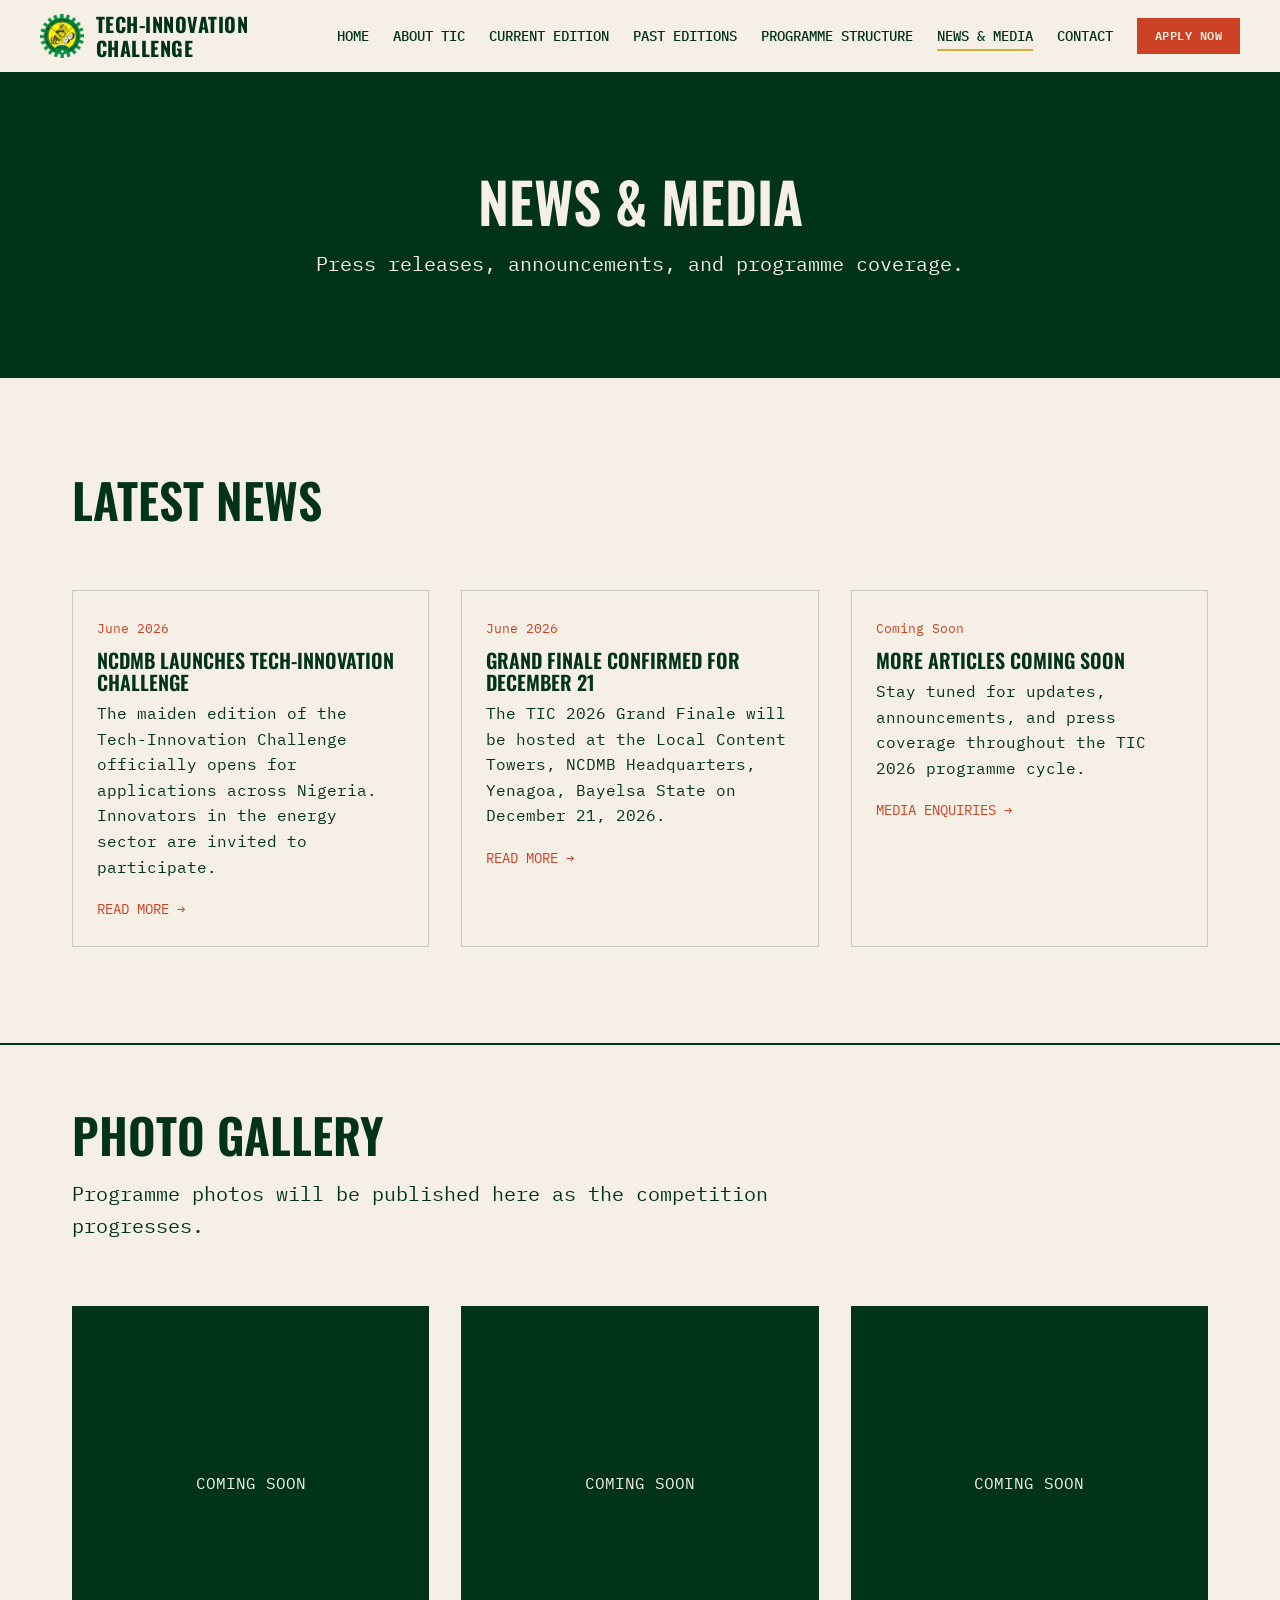
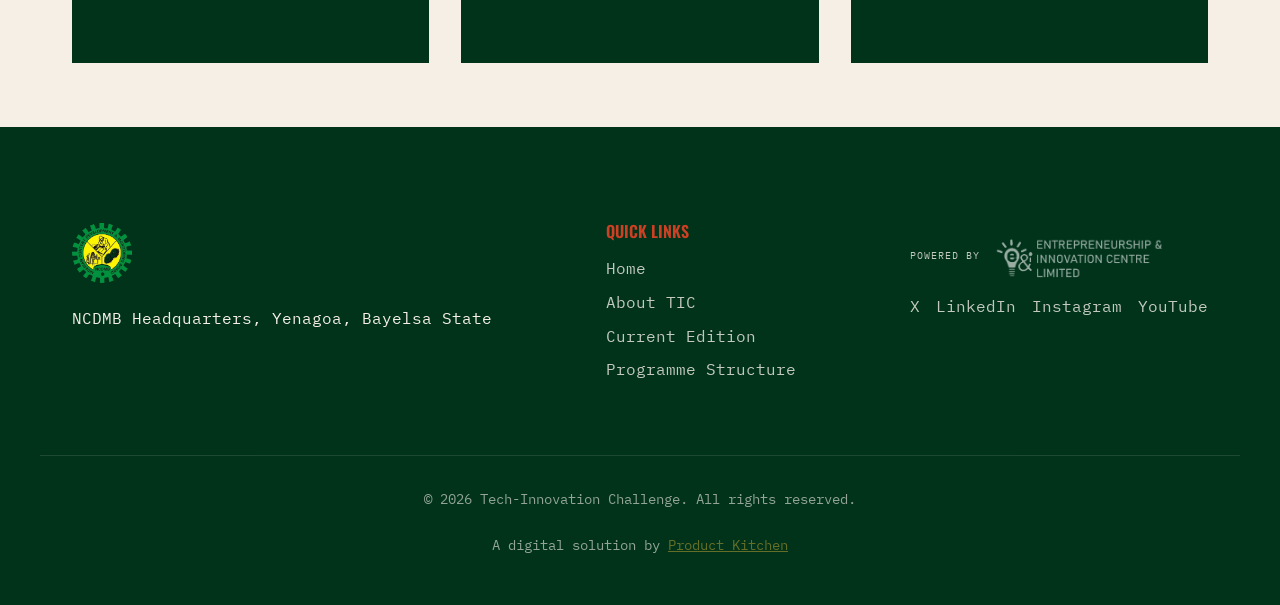
<file: news-media.html>
<!DOCTYPE html>
<html lang="en">
<head>
    <meta charset="UTF-8">
    <meta name="viewport" content="width=device-width, initial-scale=1.0">
    <title>News &amp; Media - Tech-Innovation Challenge</title>
    <link rel="preconnect" href="https://fonts.googleapis.com">
    <link rel="preconnect" href="https://fonts.gstatic.com" crossorigin>
    <link href="https://fonts.googleapis.com/css2?family=IBM+Plex+Mono:wght@400;500;600&family=Oswald:wght@400;600;700&display=swap" rel="stylesheet">
    <link rel="stylesheet" href="style.css">
</head>
<body>
    <header class="site-header">
        <div class="container header-container">
            <div class="logo">
                <a href="index.html">
                    <img src="NCDMB-LOGO.png" alt="NCDMB Logo" class="logo-img">
                    <span class="logo-full">Tech-Innovation Challenge</span>
                </a>
            </div>
            <nav class="main-nav">
                <ul>
                    <li><a href="index.html">Home</a></li>
                    <li><a href="about.html">About TIC</a></li>
                    <li class="has-dropdown">
                        <a href="current-edition.html">Current Edition</a>
                        <ul class="dropdown-menu">
                            <li><a href="current-edition.html#overview">Overview</a></li>
                            <li><a href="current-edition.html">Timeline</a></li>
                            <li><a href="judges-mentors.html">Judges &amp; Mentors</a></li>
                            <li><a href="finalists-winners.html">Finalists</a></li>
                            <li><a href="current-edition.html#bootcamp">Bootcamp</a></li>
                            <li><a href="current-edition.html#finals">Finals</a></li>
                            <li><a href="news-media.html">Media Gallery</a></li>
                        </ul>
                    </li>
                    <li><a href="past-editions.html">Past Editions</a></li>
                    <li><a href="programme-structure.html">Programme Structure</a></li>
                    <li><a href="news-media.html" class="nav-active">News &amp; Media</a></li>
                    <li><a href="contact.html">Contact</a></li>
                </ul>
            </nav>
            <div class="header-right" style="display: flex; align-items: center; gap: 1rem;">
                <a href="apply.html" class="btn btn-primary cta-apply">Apply Now</a>
            </div>
        </div>
    </header>

    <main>
        <section class="page-hero">
            <div class="container">
                <h1>News &amp; Media</h1>
                <p class="subtitle">Press releases, announcements, and programme coverage.</p>
            </div>
        </section>

        <section class="about-section">
            <div class="container">
                <div class="section-header">
                    <h2>Latest News</h2>
                </div>
                <div class="fe-grid">
                    <div class="benefit-card" style="border: 1px solid rgba(0,51,26,0.2); padding: 1.5rem;">
                        <span style="font-family: var(--font-mono); font-size: 0.8rem; color: var(--accent);">June 2026</span>
                        <h3 style="font-size: 1.25rem; margin-top: 0.5rem;">NCDMB Launches Tech-Innovation Challenge</h3>
                        <p>The maiden edition of the Tech-Innovation Challenge officially opens for applications across Nigeria. Innovators in the energy sector are invited to participate.</p>
                        <a href="#" style="color: var(--accent); font-family: var(--font-mono); font-size: 0.85rem; text-transform: uppercase;">Read More →</a>
                    </div>
                    <div class="benefit-card" style="border: 1px solid rgba(0,51,26,0.2); padding: 1.5rem;">
                        <span style="font-family: var(--font-mono); font-size: 0.8rem; color: var(--accent);">June 2026</span>
                        <h3 style="font-size: 1.25rem; margin-top: 0.5rem;">Grand Finale Confirmed for December 21</h3>
                        <p>The TIC 2026 Grand Finale will be hosted at the Local Content Towers, NCDMB Headquarters, Yenagoa, Bayelsa State on December 21, 2026.</p>
                        <a href="#" style="color: var(--accent); font-family: var(--font-mono); font-size: 0.85rem; text-transform: uppercase;">Read More →</a>
                    </div>
                    <div class="benefit-card" style="border: 1px solid rgba(0,51,26,0.2); padding: 1.5rem;">
                        <span style="font-family: var(--font-mono); font-size: 0.8rem; color: var(--accent);">Coming Soon</span>
                        <h3 style="font-size: 1.25rem; margin-top: 0.5rem;">More Articles Coming Soon</h3>
                        <p>Stay tuned for updates, announcements, and press coverage throughout the TIC 2026 programme cycle.</p>
                        <a href="contact.html" style="color: var(--accent); font-family: var(--font-mono); font-size: 0.85rem; text-transform: uppercase;">Media Enquiries →</a>
                    </div>
                </div>
            </div>
        </section>

        <section class="gallery-section">
            <div class="container">
                <div class="section-header">
                    <h2>Photo Gallery</h2>
                    <p class="section-lead">Programme photos will be published here as the competition progresses.</p>
                </div>
                <div class="gallery-grid">
                    <div class="gallery-item"><span class="gallery-placeholder-text">Coming Soon</span></div>
                    <div class="gallery-item"><span class="gallery-placeholder-text">Coming Soon</span></div>
                    <div class="gallery-item"><span class="gallery-placeholder-text">Coming Soon</span></div>
                </div>
            </div>
        </section>
    </main>

    <footer class="site-footer">
        <div class="container footer-container">
            <div class="footer-info">
                <img src="NCDMB-LOGO.png" alt="NCDMB Logo" style="height: 60px; margin-bottom: 1rem;">
                <p>NCDMB Headquarters, Yenagoa, Bayelsa State</p>
            </div>
            <div class="footer-links">
                <div class="link-group">
                    <h4>Quick Links</h4>
                    <ul>
                        <li><a href="index.html">Home</a></li>
                        <li><a href="about.html">About TIC</a></li>
                        <li><a href="current-edition.html">Current Edition</a></li>
                        <li><a href="programme-structure.html">Programme Structure</a></li>
                    </ul>
                </div>
            </div>
            <div class="footer-info text-center">
                <div class="footer-logo-block">
                    <span style="font-size: 0.65rem; text-transform: uppercase; opacity: 0.8; font-family: var(--font-mono); display: block; letter-spacing: 1px; margin-bottom: 5px;">Powered by</span>
                    <img src="EIC_WORDMARK.png" alt="EIC Wordmark" style="height: 40px; filter: brightness(0) invert(1);">
                </div>
                <div style="margin-top: 1rem; display: flex; gap: 1rem; justify-content: center;">
                    <a href="#">X</a>
                    <a href="#">LinkedIn</a>
                    <a href="#">Instagram</a>
                    <a href="#">YouTube</a>
                </div>
            </div>
        </div>
        <div class="container footer-bottom">
            <p>&copy; 2026 Tech-Innovation Challenge. All rights reserved.</p>
            <p>A digital solution by <a href="https://productkitchen.tech/" target="_blank">Product Kitchen</a></p>
        </div>
    </footer>
    <script src="main.js"></script>
</body>
</html>
</file>
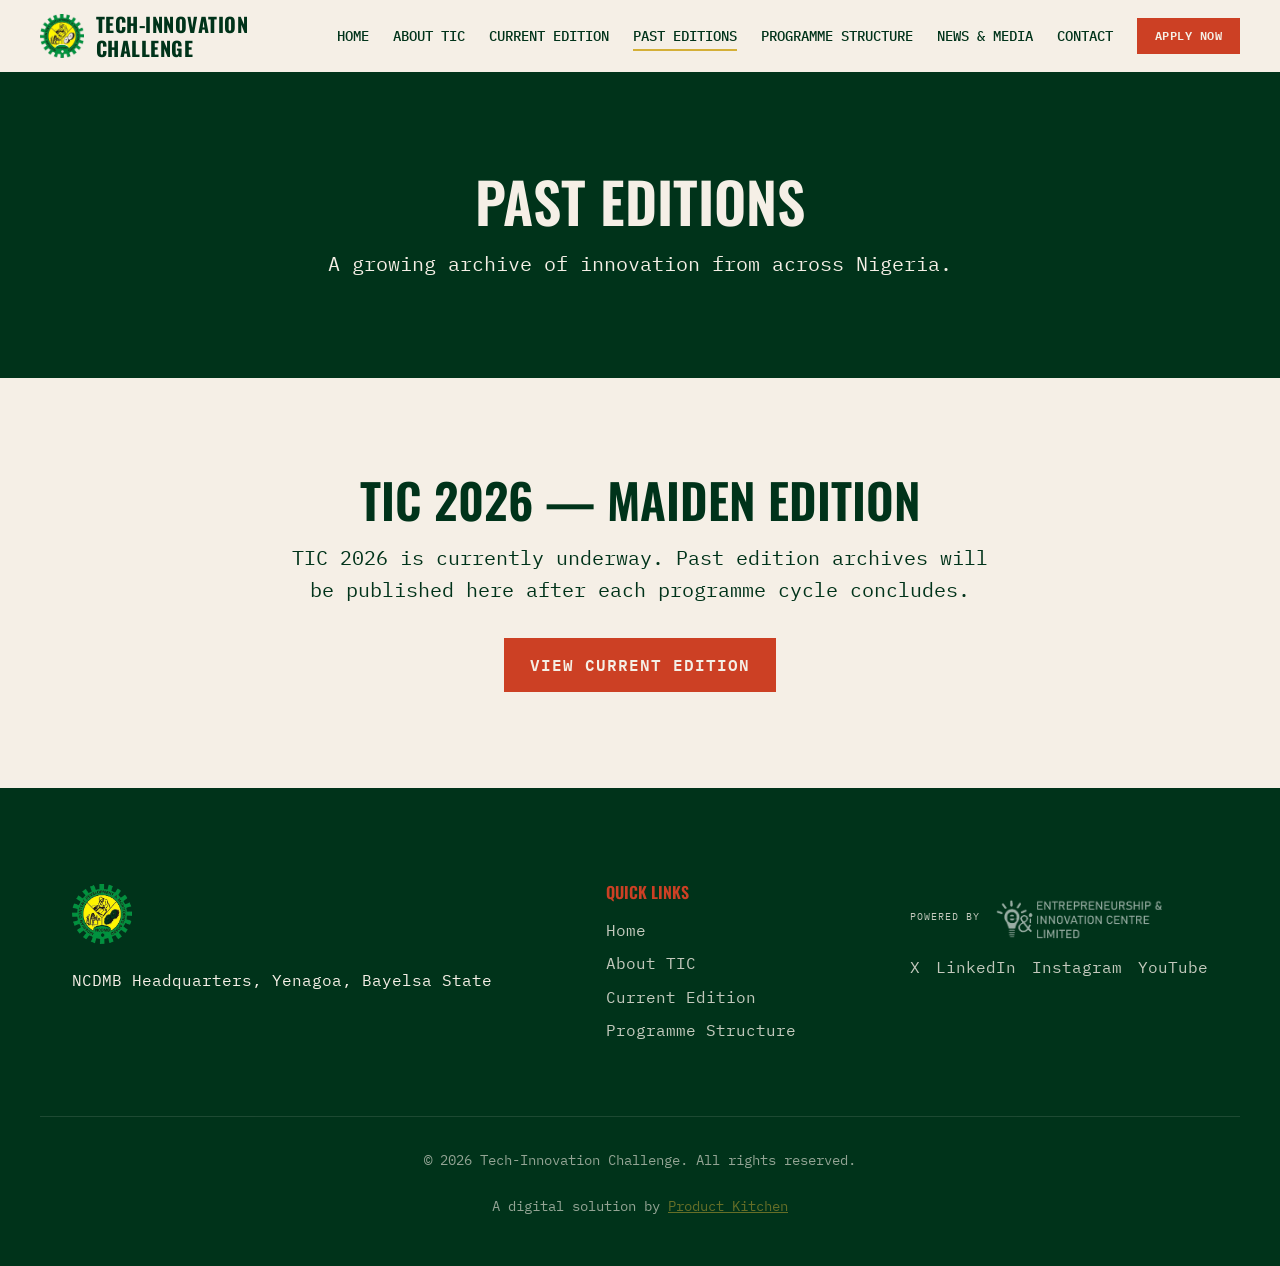
<file: past-editions.html>
<!DOCTYPE html>
<html lang="en">
<head>
    <meta charset="UTF-8">
    <meta name="viewport" content="width=device-width, initial-scale=1.0">
    <title>Past Editions - Tech-Innovation Challenge</title>
    <link rel="preconnect" href="https://fonts.googleapis.com">
    <link rel="preconnect" href="https://fonts.gstatic.com" crossorigin>
    <link href="https://fonts.googleapis.com/css2?family=IBM+Plex+Mono:wght@400;500;600&family=Oswald:wght@400;600;700&display=swap" rel="stylesheet">
    <link rel="stylesheet" href="style.css">
</head>
<body>
    <header class="site-header">
        <div class="container header-container">
            <div class="logo">
                <a href="index.html">
                    <img src="NCDMB-LOGO.png" alt="NCDMB Logo" class="logo-img">
                    <span class="logo-full">Tech-Innovation Challenge</span>
                </a>
            </div>
            <nav class="main-nav">
                <ul>
                    <li><a href="index.html">Home</a></li>
                    <li><a href="about.html">About TIC</a></li>
                    <li class="has-dropdown">
                        <a href="current-edition.html">Current Edition</a>
                        <ul class="dropdown-menu">
                            <li><a href="current-edition.html#overview">Overview</a></li>
                            <li><a href="current-edition.html">Timeline</a></li>
                            <li><a href="judges-mentors.html">Judges &amp; Mentors</a></li>
                            <li><a href="finalists-winners.html">Finalists</a></li>
                            <li><a href="current-edition.html#bootcamp">Bootcamp</a></li>
                            <li><a href="current-edition.html#finals">Finals</a></li>
                            <li><a href="news-media.html">Media Gallery</a></li>
                        </ul>
                    </li>
                    <li><a href="past-editions.html" class="nav-active">Past Editions</a></li>
                    <li><a href="programme-structure.html">Programme Structure</a></li>
                    <li><a href="news-media.html">News &amp; Media</a></li>
                    <li><a href="contact.html">Contact</a></li>
                </ul>
            </nav>
            <div class="header-right" style="display: flex; align-items: center; gap: 1rem;">
                <a href="apply.html" class="btn btn-primary cta-apply">Apply Now</a>
            </div>
        </div>
    </header>

    <main>
        <section class="page-hero">
            <div class="container">
                <h1>Past Editions</h1>
                <p class="subtitle">A growing archive of innovation from across Nigeria.</p>
            </div>
        </section>

        <section class="about-section">
            <div class="container text-center">
                <h2>TIC 2026 — Maiden Edition</h2>
                <p class="section-lead" style="margin: 0 auto 2rem;">TIC 2026 is currently underway. Past edition archives will be published here after each programme cycle concludes.</p>
                <a href="current-edition.html" class="btn btn-primary">View Current Edition</a>
            </div>
        </section>
    </main>

    <footer class="site-footer">
        <div class="container footer-container">
            <div class="footer-info">
                <img src="NCDMB-LOGO.png" alt="NCDMB Logo" style="height: 60px; margin-bottom: 1rem;">
                <p>NCDMB Headquarters, Yenagoa, Bayelsa State</p>
            </div>
            <div class="footer-links">
                <div class="link-group">
                    <h4>Quick Links</h4>
                    <ul>
                        <li><a href="index.html">Home</a></li>
                        <li><a href="about.html">About TIC</a></li>
                        <li><a href="current-edition.html">Current Edition</a></li>
                        <li><a href="programme-structure.html">Programme Structure</a></li>
                    </ul>
                </div>
            </div>
            <div class="footer-info text-center">
                <div class="footer-logo-block">
                    <span style="font-size: 0.65rem; text-transform: uppercase; opacity: 0.8; font-family: var(--font-mono); display: block; letter-spacing: 1px; margin-bottom: 5px;">Powered by</span>
                    <img src="EIC_WORDMARK.png" alt="EIC Wordmark" style="height: 40px; filter: brightness(0) invert(1);">
                </div>
                <div style="margin-top: 1rem; display: flex; gap: 1rem; justify-content: center;">
                    <a href="#">X</a>
                    <a href="#">LinkedIn</a>
                    <a href="#">Instagram</a>
                    <a href="#">YouTube</a>
                </div>
            </div>
        </div>
        <div class="container footer-bottom">
            <p>&copy; 2026 Tech-Innovation Challenge. All rights reserved.</p>
            <p>A digital solution by <a href="https://productkitchen.tech/" target="_blank">Product Kitchen</a></p>
        </div>
    </footer>
    <script src="main.js"></script>
</body>
</html>
</file>
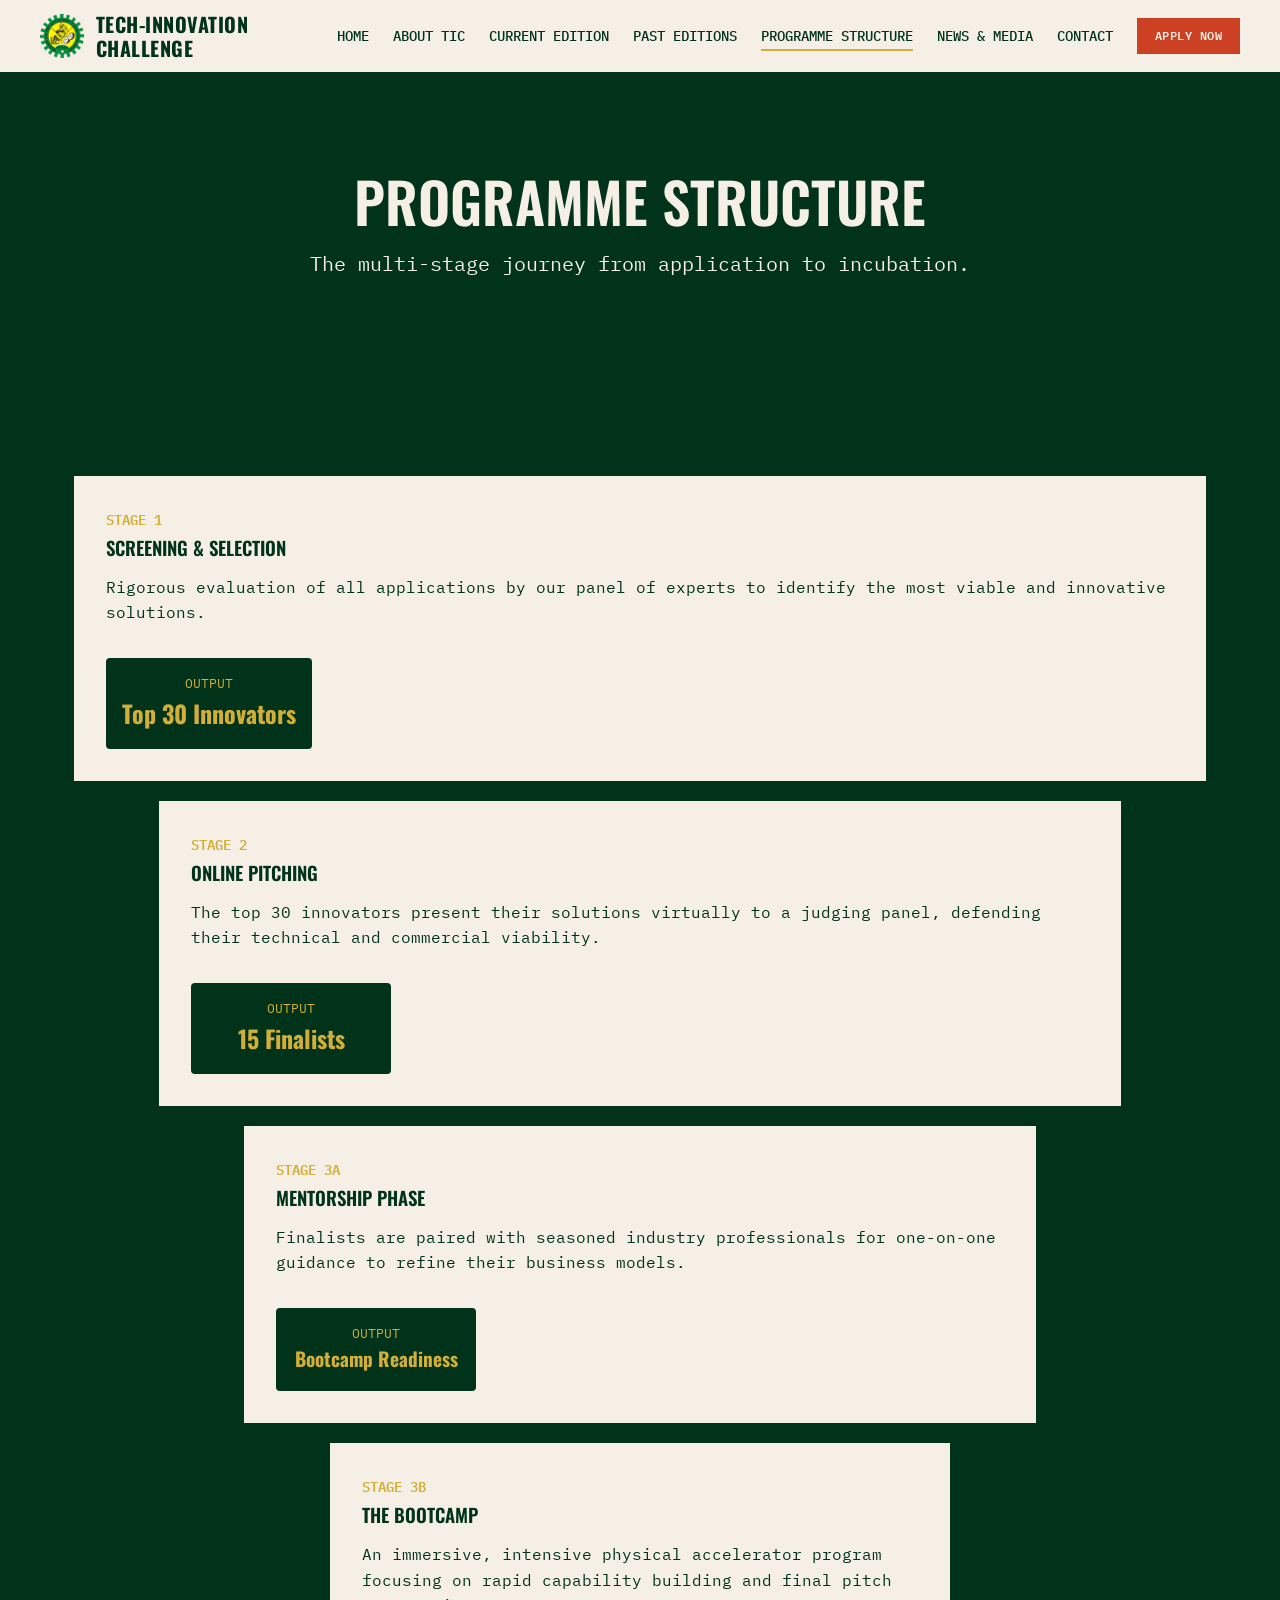
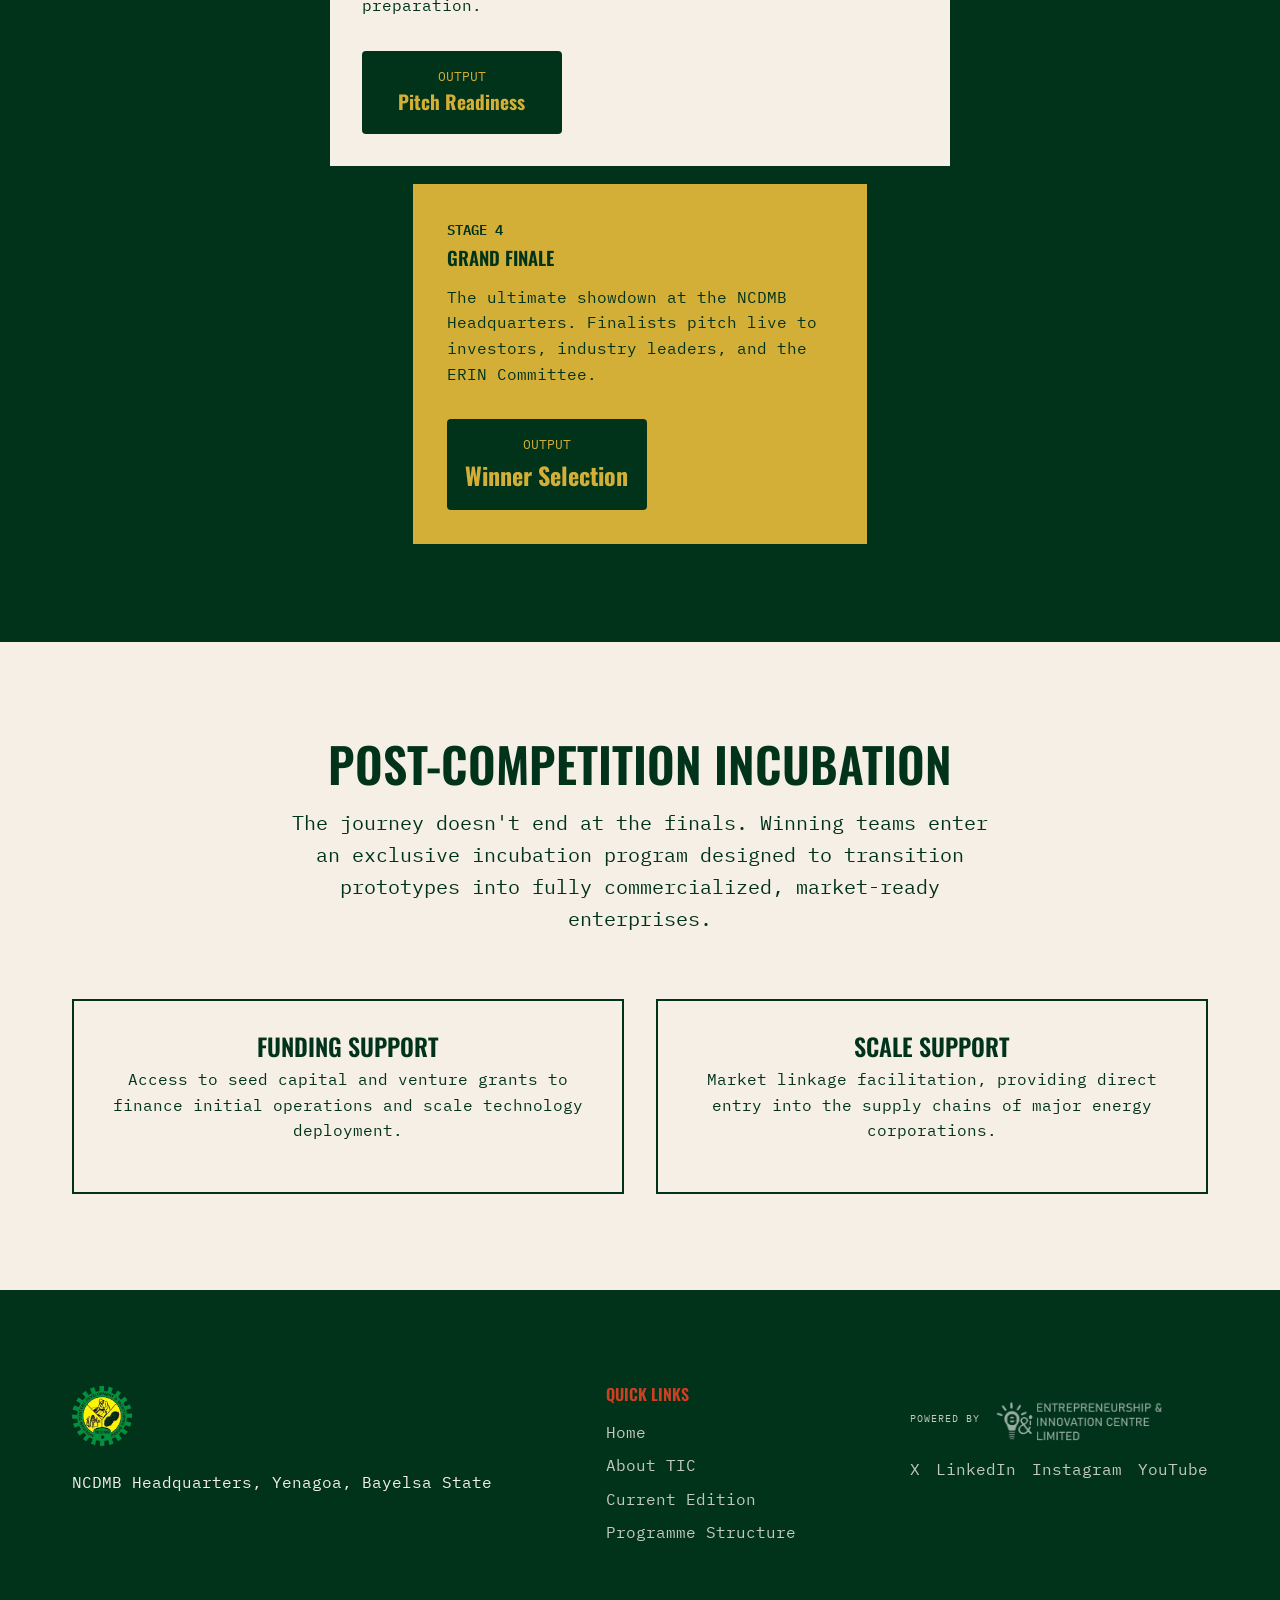
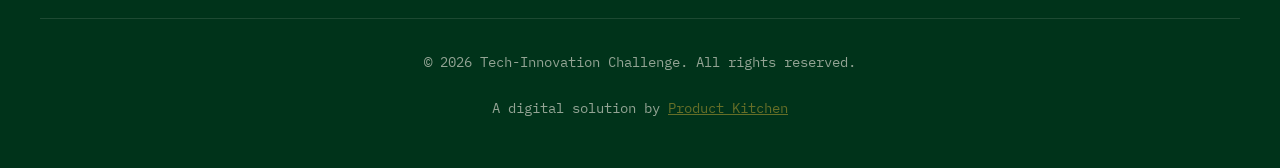
<file: programme-structure.html>
<!DOCTYPE html>
<html lang="en">
<head>
    <meta charset="UTF-8">
    <meta name="viewport" content="width=device-width, initial-scale=1.0">
    <title>Programme Structure - Tech-Innovation Challenge</title>
    <link rel="preconnect" href="https://fonts.googleapis.com">
    <link rel="preconnect" href="https://fonts.gstatic.com" crossorigin>
    <link href="https://fonts.googleapis.com/css2?family=IBM+Plex+Mono:wght@400;500;600&family=Oswald:wght@400;600;700&display=swap" rel="stylesheet">
    <link rel="stylesheet" href="style.css">
</head>
<body>
    <!-- Global Header -->
    <header class="site-header">
        <div class="container header-container">
            <div class="logo">
                <a href="index.html">
                    <img src="NCDMB-LOGO.png" alt="NCDMB Logo" class="logo-img">
                    <span class="logo-full">Tech-Innovation Challenge</span>
                </a>
            </div>
            <nav class="main-nav">
                <ul>
                    <li><a href="index.html">Home</a></li>
                    <li><a href="about.html">About TIC</a></li>
                    <li class="has-dropdown">
                        <a href="current-edition.html">Current Edition</a>
                        <ul class="dropdown-menu">
                            <li><a href="current-edition.html#overview">Overview</a></li>
                            <li><a href="timeline.html">Timeline</a></li>
                            <li><a href="judges-mentors.html">Judges & Mentors</a></li>
                            <li><a href="finalists-winners.html">Finalists</a></li>
                            <li><a href="current-edition.html#bootcamp">Bootcamp</a></li>
                            <li><a href="current-edition.html#finals">Finals</a></li>
                            <li><a href="news-media.html">Media Gallery</a></li>
                        </ul>
                    </li>
                    <li><a href="past-editions.html">Past Editions</a></li>
                    <li><a href="programme-structure.html" class="nav-active">Programme Structure</a></li>
                    <li><a href="news-media.html">News & Media</a></li>
                    <li><a href="contact.html">Contact</a></li>
                </ul>
            </nav>
            <div class="header-right" style="display: flex; align-items: center; gap: 1rem;">
                <div style="text-align: right; line-height: 1.1; display: none;">
                    <span style="font-size: 0.6rem; text-transform: uppercase; font-family: var(--font-mono); display: block;">Powered by</span>
                    <strong style="font-size: 0.8rem; font-family: var(--font-display);">EICL</strong>
                </div>
                <a href="apply.html" class="btn btn-primary cta-apply">Apply Now</a>
            </div>
        </div>
    </header>

    <main>
        <!-- Hero Banner -->
        <section class="page-hero">
            <div class="container">
                <h1>Programme Structure</h1>
                <p class="subtitle">The multi-stage journey from application to incubation.</p>
            </div>
        </section>

        <!-- Structure Funnel / Timeline -->
        <section class="journey-section">
            <div class="container">
                <div class="funnel-container">
                    
                    <div class="funnel-stage stage-1" style="text-align: left; padding: var(--spacing-md); display: flex; flex-wrap: wrap; justify-content: space-between; align-items: center;">
                        <div>
                            <span class="stage-label" style="color: var(--gold);">Stage 1</span>
                            <h3>Screening & Selection</h3>
                            <p>Rigorous evaluation of all applications by our panel of experts to identify the most viable and innovative solutions.</p>
                        </div>
                        <div style="background: var(--ink-dark); color: var(--gold); padding: 1rem; border-radius: 4px; text-align: center; min-width: 200px; margin-top: 1rem;">
                            <span style="display: block; font-family: var(--font-mono); font-size: 0.8rem; text-transform: uppercase;">Output</span>
                            <strong style="font-size: 1.5rem; font-family: var(--font-display);">Top 30 Innovators</strong>
                        </div>
                    </div>

                    <div class="funnel-stage stage-2" style="text-align: left; padding: var(--spacing-md); display: flex; flex-wrap: wrap; justify-content: space-between; align-items: center;">
                        <div>
                            <span class="stage-label" style="color: var(--gold);">Stage 2</span>
                            <h3>Online Pitching</h3>
                            <p>The top 30 innovators present their solutions virtually to a judging panel, defending their technical and commercial viability.</p>
                        </div>
                        <div style="background: var(--ink-dark); color: var(--gold); padding: 1rem; border-radius: 4px; text-align: center; min-width: 200px; margin-top: 1rem;">
                            <span style="display: block; font-family: var(--font-mono); font-size: 0.8rem; text-transform: uppercase;">Output</span>
                            <strong style="font-size: 1.5rem; font-family: var(--font-display);">15 Finalists</strong>
                        </div>
                    </div>

                    <div class="funnel-stage stage-3" style="text-align: left; padding: var(--spacing-md); display: flex; flex-wrap: wrap; justify-content: space-between; align-items: center;">
                        <div>
                            <span class="stage-label" style="color: var(--gold);">Stage 3A</span>
                            <h3>Mentorship Phase</h3>
                            <p>Finalists are paired with seasoned industry professionals for one-on-one guidance to refine their business models.</p>
                        </div>
                        <div style="background: var(--ink-dark); color: var(--gold); padding: 1rem; border-radius: 4px; text-align: center; min-width: 200px; margin-top: 1rem;">
                            <span style="display: block; font-family: var(--font-mono); font-size: 0.8rem; text-transform: uppercase;">Output</span>
                            <strong style="font-size: 1.2rem; font-family: var(--font-display);">Bootcamp Readiness</strong>
                        </div>
                    </div>

                    <div class="funnel-stage stage-4" style="text-align: left; padding: var(--spacing-md); display: flex; flex-wrap: wrap; justify-content: space-between; align-items: center;">
                        <div>
                            <span class="stage-label" style="color: var(--gold);">Stage 3B</span>
                            <h3>The Bootcamp</h3>
                            <p>An immersive, intensive physical accelerator program focusing on rapid capability building and final pitch preparation.</p>
                        </div>
                        <div style="background: var(--ink-dark); color: var(--gold); padding: 1rem; border-radius: 4px; text-align: center; min-width: 200px; margin-top: 1rem;">
                            <span style="display: block; font-family: var(--font-mono); font-size: 0.8rem; text-transform: uppercase;">Output</span>
                            <strong style="font-size: 1.2rem; font-family: var(--font-display);">Pitch Readiness</strong>
                        </div>
                    </div>

                    <div class="funnel-stage stage-5" style="text-align: left; padding: var(--spacing-md); display: flex; flex-wrap: wrap; justify-content: space-between; align-items: center; background-color: var(--gold); border-color: var(--gold);">
                        <div style="color: var(--ink-dark);">
                            <span class="stage-label" style="color: var(--ink-dark);">Stage 4</span>
                            <h3 style="color: var(--ink-dark);">Grand Finale</h3>
                            <p>The ultimate showdown at the NCDMB Headquarters. Finalists pitch live to investors, industry leaders, and the ERIN Committee.</p>
                        </div>
                        <div style="background: var(--ink-dark); color: var(--gold); padding: 1rem; border-radius: 4px; text-align: center; min-width: 200px; margin-top: 1rem;">
                            <span style="display: block; font-family: var(--font-mono); font-size: 0.8rem; text-transform: uppercase;">Output</span>
                            <strong style="font-size: 1.5rem; font-family: var(--font-display);">Winner Selection</strong>
                        </div>
                    </div>

                </div>
            </div>
        </section>

        <!-- Incubation -->
        <section class="about-section" style="background-color: var(--bg-paper);">
            <div class="container text-center">
                <h2>Post-Competition Incubation</h2>
                <p class="section-lead" style="margin: 0 auto 2rem;">The journey doesn't end at the finals. Winning teams enter an exclusive incubation program designed to transition prototypes into fully commercialized, market-ready enterprises.</p>
                <div class="benefits-grid" style="border-top: none;">
                    <div class="benefit-card" style="border: 2px solid var(--ink-dark); padding: 2rem;">
                        <h3>Funding Support</h3>
                        <p>Access to seed capital and venture grants to finance initial operations and scale technology deployment.</p>
                    </div>
                    <div class="benefit-card" style="border: 2px solid var(--ink-dark); padding: 2rem;">
                        <h3>Scale Support</h3>
                        <p>Market linkage facilitation, providing direct entry into the supply chains of major energy corporations.</p>
                    </div>
                </div>
            </div>
        </section>

    </main>

    <!-- Global Footer -->
    <footer class="site-footer">
        <div class="container footer-container">
            <div class="footer-info">
                <img src="NCDMB-LOGO.png" alt="NCDMB Logo" style="height: 60px; margin-bottom: 1rem;">
                <p>NCDMB Headquarters, Yenagoa, Bayelsa State</p>
            </div>
            <div class="footer-links">
                <div class="link-group">
                    <h4>Quick Links</h4>
                    <ul>
                        <li><a href="index.html">Home</a></li>
                        <li><a href="about.html">About TIC</a></li>
                        <li><a href="current-edition.html">Current Edition</a></li>
                        <li><a href="programme-structure.html">Programme Structure</a></li>
                    </ul>
                </div>
            </div>
            <div class="footer-info text-center">
                <div class="footer-logo-block">
                    <span style="font-size: 0.65rem; text-transform: uppercase; opacity: 0.8; font-family: var(--font-mono); display: block; letter-spacing: 1px; margin-bottom: 5px;">Powered by</span>
                    <img src="EIC_WORDMARK.png" alt="EIC Wordmark" style="height: 40px; filter: brightness(0) invert(1);">
                </div>
                <div style="margin-top: 1rem; display: flex; gap: 1rem; justify-content: center;">
                    <a href="#">X</a>
                    <a href="#">LinkedIn</a>
                    <a href="#">Instagram</a>
                    <a href="#">YouTube</a>
                </div>
            </div>
        </div>
        <div class="container footer-bottom">
            <p>&copy; 2026 Tech-Innovation Challenge. All rights reserved.</p>
            <p>A digital solution by <a href="https://productkitchen.tech/" target="_blank">Product Kitchen</a></p>
        </div>
    </footer>
    <script src="main.js"></script>
</body>
</html>
</file>
<file: style.css>
/* 
    TIIC 2026 - Stylesheet 
    Design Constraints: 
    - No navy/gold
    - No dotted pathways
    - No numbered circles for stages
    - No space grotesk / inter
    - No glassmorphism/gradient blobs
    - Fonts: Oswald (Display), IBM Plex Mono (Utility)
    - Colors: Deep green (Ink), Warm paper background, Red-Orange Accent
*/

:root {
    --bg-paper: #F5EFE6;
    --ink-dark: #00331A; /* NCDMB darker green */
    --ink-light: #008040; /* NCDMB primary green */
    --accent: #CC4024;
    --accent-hover: #A63018;
    --gold: #D4AF37;
    --gold-hover: #B5952F;
    
    --font-display: 'Oswald', sans-serif;
    --font-mono: 'IBM Plex Mono', monospace;
    --font-body: 'IBM Plex Mono', monospace;
    
    --spacing-sm: 1rem;
    --spacing-md: 2rem;
    --spacing-lg: 4rem;
    --spacing-xl: 6rem;
}

html {
    /* Force scrollbar always visible to prevent layout shift between pages */
    overflow-y: scroll;
    scroll-behavior: smooth;
}

* {
    margin: 0;
    padding: 0;
    box-sizing: border-box;
}

body {
    background-color: var(--bg-paper);
    color: var(--ink-dark);
    font-family: var(--font-body);
    line-height: 1.6;
    font-size: 16px;
    -webkit-font-smoothing: antialiased;
}

h1, h2, h3, h4, h5, h6 {
    font-family: var(--font-display);
    text-transform: uppercase;
    line-height: 1.1;
    margin-bottom: var(--spacing-sm);
    font-weight: 600;
}

p {
    margin-bottom: var(--spacing-sm);
}

a {
    color: var(--ink-dark);
    text-decoration: none;
    transition: color 0.2s;
}

a:hover {
    color: var(--accent);
}

ul {
    list-style: none;
}

/* Layout */
.container {
    max-width: 1200px;
    margin: 0 auto;
    padding: 0 var(--spacing-md);
}

section {
    padding: var(--spacing-xl) 0;
    border-bottom: 2px solid var(--ink-dark);
}

section:last-of-type {
    border-bottom: none;
}

/* Prevent the .container class from adding padding inside the header
   since .header-container already defines its own padding */
.site-header .container {
    padding: 0;
}

/* Buttons */
.btn {
    display: inline-block;
    font-family: var(--font-mono);
    font-weight: 600;
    padding: 0.75rem 1.5rem;
    text-transform: uppercase;
    letter-spacing: 1px;
    border: 2px solid var(--ink-dark);
    cursor: pointer;
    transition: all 0.2s;
}

.cta-apply {
    font-size: 0.75rem !important;
    padding: 0.4rem 1rem !important;
    letter-spacing: 0.5px;
    white-space: nowrap;
    flex-shrink: 0;
}


.btn-primary {
    background-color: var(--accent);
    color: var(--bg-paper);
    border-color: var(--accent);
}

.btn-primary:hover {
    background-color: var(--accent-hover);
    color: var(--bg-paper);
    border-color: var(--accent-hover);
}

.btn-secondary {
    background-color: transparent;
    color: var(--ink-dark);
}

.btn-secondary:hover {
    background-color: var(--ink-dark);
    color: var(--bg-paper);
}

.btn-outline {
    background-color: transparent;
    color: var(--ink-dark);
}

.btn-outline:hover {
    background-color: var(--ink-dark);
    color: var(--bg-paper);
}

.btn-large {
    padding: 1rem 2rem;
    font-size: 1.125rem;
}

/* Header */
.site-header {
    border-bottom: 2px solid var(--ink-dark);
    padding: 0.75rem 0;
    position: sticky;
    top: 0;
    background-color: var(--bg-paper);
    z-index: 300;
}

.header-container {
    display: flex;
    justify-content: space-between;
    align-items: center;
    gap: 1.5rem;
    /* Standardize padding so it never shifts */
    padding: 0 var(--spacing-md);
    max-width: 1200px;
    margin: 0 auto;
    width: 100%;
}

.logo a {
    text-decoration: none;
    display: flex;
    align-items: center;
    gap: 12px;
    line-height: 1.2;
}

.logo-img {
    height: 44px;
    width: auto;
}

.logo-abbr {
    display: none;
}

.logo-full {
    font-family: var(--font-display);
    font-size: 1.25rem;
    font-weight: 700;
    text-transform: uppercase;
    letter-spacing: 0.5px;
    color: var(--ink-dark);
    opacity: 1;
    white-space: normal;
    word-break: keep-all;
    max-width: 320px;
    display: block;
}

.main-nav ul {
    display: flex;
    gap: 1.5rem;
    align-items: center;
    list-style: none;
}

.main-nav > ul > li {
    position: relative;
}

.main-nav a {
    font-family: var(--font-mono);
    text-transform: uppercase;
    font-weight: 500;
    font-size: 0.85rem;
    position: relative;
    padding-bottom: 4px;
    color: var(--ink-dark);
    white-space: nowrap;
}

/* Active page indicator — only on top-level nav links */
.main-nav > ul > li > a.nav-active::after,
.main-nav > ul > li > a:hover::after {
    content: '';
    position: absolute;
    bottom: -2px;
    left: 0;
    right: 0;
    height: 2px;
    background-color: var(--gold);
}

/* Dropdown Menu — hidden by default, shown on hover */
.has-dropdown {
    position: relative;
}

.dropdown-menu {
    position: absolute;
    top: calc(100% + 6px);
    left: 0;
    background-color: var(--bg-paper);
    min-width: 220px;
    border: 2px solid var(--ink-dark);
    border-top: 3px solid var(--gold);
    visibility: hidden;
    opacity: 0;
    pointer-events: none;
    display: flex;
    flex-direction: column;
    padding: 0;
    z-index: 500;
    transition: opacity 0.15s ease, visibility 0.15s ease;
    box-shadow: 4px 4px 0 rgba(0,51,26,0.15);
}

.has-dropdown:hover .dropdown-menu,
.has-dropdown:focus-within .dropdown-menu {
    visibility: visible;
    opacity: 1;
    pointer-events: auto;
}

.dropdown-menu li {
    width: 100%;
    list-style: none;
}

.dropdown-menu a {
    display: block;
    padding: 0.6rem 1rem;
    font-size: 0.8rem;
    border-bottom: 1px solid rgba(0, 51, 26, 0.1);
    white-space: nowrap;
    color: var(--ink-dark);
    font-family: var(--font-mono);
    text-transform: uppercase;
    position: static;
}

.dropdown-menu a::after {
    display: none !important;
}

.dropdown-menu a:hover {
    background-color: rgba(212, 175, 55, 0.15);
    color: var(--ink-dark);
}

.dropdown-menu li:last-child a {
    border-bottom: none;
}

/* Hero Section */
.hero {
    /* Reduced padding so title shows above the fold without scrolling */
    padding: var(--spacing-xl) 0 var(--spacing-lg);
    background-color: var(--ink-dark);
    color: var(--bg-paper);
    border-bottom: none;
    min-height: calc(100vh - 72px);
    display: flex;
    align-items: center;
}

.hero-container {
    width: 100%;
}

.hero .hero-title {
    /* Tighter font-size so the whole title shows above fold */
    font-size: clamp(3rem, 6vw, 6rem);
    color: var(--bg-paper);
    margin-bottom: var(--spacing-md);
    line-height: 1.0;
}

.hero .hero-subtitle {
    font-size: 1.1rem;
    max-width: 560px;
    margin-bottom: var(--spacing-md);
    font-family: var(--font-mono);
    line-height: 1.6;
}

.hero .btn-secondary {
    color: var(--bg-paper);
    border-color: var(--bg-paper);
}

.hero .btn-secondary:hover {
    background-color: var(--bg-paper);
    color: var(--ink-dark);
}

.hero-actions {
    display: flex;
    gap: var(--spacing-sm);
}

/* Section Headers */
.section-header {
    margin-bottom: var(--spacing-lg);
}

.section-header h2 {
    font-size: 3rem;
}

.section-lead {
    font-size: 1.25rem;
    max-width: 700px;
}

h2 {
    font-size: 3rem;
}

/* Grids */
.benefits-grid, .pillars-list, .support-grid {
    display: grid;
    grid-template-columns: repeat(auto-fit, minmax(300px, 1fr));
    gap: var(--spacing-md);
    border-top: 2px solid var(--ink-dark);
    padding-top: var(--spacing-md);
}

.vm-grid {
    display: grid;
    grid-template-columns: 1fr 1fr;
    gap: var(--spacing-lg);
}

.fe-grid {
    display: grid;
    grid-template-columns: repeat(auto-fit, minmax(300px, 1fr));
    gap: var(--spacing-md);
}

.benefit-card h3, .pillar h3, .support-item h3 {
    font-size: 1.5rem;
    margin-bottom: 0.5rem;
}

/* Anchor cards — when a <a> is used as a card */
a.benefit-card {
    display: block;
    color: var(--ink-dark);
    text-decoration: none;
    transition: transform 0.2s, box-shadow 0.2s;
}

a.benefit-card:hover {
    transform: translateY(-4px);
    box-shadow: 4px 4px 0 rgba(0, 51, 26, 0.2);
    color: var(--ink-dark);
}

a.benefit-card h3 {
    transition: color 0.2s;
}

a.benefit-card:hover h3 {
    color: var(--accent);
}

/* Specific styling for support */
.support-item {
    border-left: 2px solid var(--ink-dark);
    padding-left: var(--spacing-sm);
}

.mono-label {
    display: block;
    font-family: var(--font-mono);
    font-weight: 600;
    margin-bottom: 0.5rem;
    color: var(--accent);
}

/* Funnel Visual (The TIIC Journey) */
.journey-section {
    background-color: var(--ink-dark);
    color: var(--bg-paper);
}

.journey-section h2 {
    color: var(--bg-paper);
}

.journey-intro {
    margin-bottom: var(--spacing-lg);
}

.funnel-container {
    display: flex;
    flex-direction: column;
    align-items: center;
    gap: 1rem;
}

.funnel-stage {
    background-color: var(--bg-paper);
    color: var(--ink-dark);
    padding: var(--spacing-md);
    text-align: center;
    border: 2px solid var(--ink-dark);
}

.stage-label {
    display: block;
    font-family: var(--font-mono);
    font-weight: 600;
    text-transform: uppercase;
    font-size: 0.875rem;
    margin-bottom: 0.5rem;
    color: var(--accent);
}

/* Creating the funnel shape by decreasing width */
.stage-1 { width: 100%; }
.stage-2 { width: 85%; }
.stage-3 { width: 70%; }
.stage-4 { width: 55%; }
.stage-5 { width: 40%; background-color: var(--accent); color: var(--bg-paper); border-color: var(--accent); }
.stage-5 .stage-label { color: var(--bg-paper); }

.stage-content h3 {
    font-size: 1.5rem;
    margin-bottom: 0.5rem;
}

/* Timeline Ledger */
.timeline-intro {
    margin-bottom: var(--spacing-lg);
}

.timeline-ledger {
    border: 2px solid var(--ink-dark);
}

.ledger-row {
    display: flex;
    border-bottom: 2px solid var(--ink-dark);
}

.ledger-row:last-child {
    border-bottom: none;
}

.header-row {
    background-color: var(--ink-dark);
    color: var(--bg-paper);
    font-family: var(--font-display);
    text-transform: uppercase;
}

.ledger-date {
    flex: 0 0 250px;
    padding: var(--spacing-sm);
    border-right: 2px solid var(--ink-dark);
    font-weight: 600;
}

.header-row .ledger-date {
    border-right-color: var(--bg-paper);
}

.ledger-milestone {
    flex: 1;
    padding: var(--spacing-sm);
}

/* Lists */
.ledger-list {
    border-top: 2px solid var(--ink-dark);
}

.ledger-list li {
    padding: var(--spacing-sm) 0;
    border-bottom: 1px solid rgba(17, 56, 36, 0.2);
}

/* Message Section */
.message-box {
    border: 2px solid var(--ink-dark);
    padding: var(--spacing-lg);
    background-color: #EBE3D5;
}

.eic-quote {
    font-family: var(--font-display);
    font-size: 2rem;
    line-height: 1.3;
    margin: var(--spacing-md) 0;
    text-transform: none;
}

/* CTA */
.final-cta-section {
    background-color: var(--ink-dark);
    color: var(--bg-paper);
    text-align: center;
}

.final-cta-section h2 {
    color: var(--bg-paper);
}

.text-center {
    text-align: center;
}

.cta-group {
    display: flex;
    justify-content: center;
    gap: var(--spacing-md);
    margin-top: var(--spacing-md);
}

.final-cta-section .btn-outline {
    border-color: var(--bg-paper);
    color: var(--bg-paper);
}

.final-cta-section .btn-outline:hover {
    background-color: var(--bg-paper);
    color: var(--ink-dark);
}

/* Footer */
.site-footer {
    background-color: var(--ink-dark);
    color: var(--bg-paper);
    padding: var(--spacing-xl) 0 var(--spacing-md);
}

.site-footer a {
    color: var(--bg-paper);
    opacity: 0.8;
}

.site-footer a:hover {
    opacity: 1;
    color: var(--accent);
}

.footer-container {
    display: flex;
    justify-content: space-between;
    margin-bottom: var(--spacing-lg);
}

.footer-info h2 {
    color: var(--bg-paper);
    margin-bottom: 0.5rem;
}

.footer-links {
    display: flex;
    gap: var(--spacing-xl);
}

.link-group h4 {
    color: var(--accent);
    margin-bottom: 1rem;
}

.link-group ul li {
    margin-bottom: 0.5rem;
}

.footer-bottom {
    border-top: 1px solid rgba(245, 239, 230, 0.2);
    padding-top: var(--spacing-md);
    text-align: center;
    font-size: 0.875rem;
    opacity: 0.6;
    display: flex;
    flex-direction: column;
    gap: 0.5rem;
}

.footer-bottom a {
    color: var(--gold);
    text-decoration: underline;
}

/* Common Header Banner for inner pages */
.page-hero {
    padding: var(--spacing-xl) 0;
    background-color: var(--ink-dark);
    color: var(--bg-paper);
    text-align: center;
}

.page-hero h1 {
    font-size: 3.5rem;
    margin-bottom: var(--spacing-sm);
    color: var(--bg-paper);
}

.page-hero .subtitle {
    font-size: 1.25rem;
    font-family: var(--font-mono);
    max-width: 800px;
    margin: 0 auto;
}

/* Responsive */
@media (max-width: 1100px) {
    /* Collapse longer nav items at slightly wider breakpoint */
    .main-nav a {
        font-size: 0.78rem;
    }

    .quick-access-grid {
        grid-template-columns: repeat(2, 1fr) !important;
    }
}

@media (max-width: 900px) {
    .header-container {
        flex-wrap: wrap;
        gap: 0.5rem;
        /* Keep the same horizontal padding — no override needed */
    }

    .logo {
        flex: 1;
    }

    .logo-full {
        font-size: 1rem;
        max-width: 220px;
    }

    /* Keep CTA visible — shrink it */
    .cta-apply {
        font-size: 0.75rem;
        padding: 0.4rem 0.85rem;
    }

    /* Nav goes full-width below the logo row and scrolls horizontally */
    .main-nav {
        order: 3;
        width: 100%;
        overflow-x: auto;
        -webkit-overflow-scrolling: touch;
        scrollbar-width: none;
    }

    .main-nav::-webkit-scrollbar {
        display: none;
    }

    .main-nav > ul {
        flex-wrap: nowrap;
        gap: 1.25rem;
        padding-bottom: 4px;
    }

    /* Completely suppress the dropdown on mobile — it can't work with hover */
    .dropdown-menu {
        display: none !important;
    }

    .has-dropdown > a::after {
        content: '' !important;
    }

    .header-right {
        order: 2;
    }

    .vm-grid {
        grid-template-columns: 1fr;
    }

    .ledger-row {
        flex-direction: column;
    }

    .ledger-date {
        border-right: none;
        border-bottom: 1px solid var(--ink-dark);
        flex: auto;
    }

    .header-row {
        display: none;
    }

    .funnel-stage {
        width: 100% !important;
        flex-direction: column !important;
    }

    .cta-group {
        flex-direction: column;
        align-items: center;
    }

    .footer-container {
        flex-direction: column;
        gap: 2rem;
    }

    .footer-links {
        gap: var(--spacing-md);
    }

    .form-container {
        padding: var(--spacing-md);
    }

    h2 {
        font-size: 2.25rem;
    }

    .section-lead {
        font-size: 1rem;
    }

    .fe-grid {
        grid-template-columns: 1fr 1fr;
    }

    .quick-access-grid {
        grid-template-columns: repeat(2, 1fr) !important;
    }

    .benefits-grid, .pillars-list, .support-grid {
        grid-template-columns: 1fr;
    }

    .page-hero h1 {
        font-size: 2.5rem;
    }
}

@media (max-width: 600px) {
    .fe-grid {
        grid-template-columns: 1fr;
    }

    .quick-access-grid {
        grid-template-columns: 1fr 1fr !important;
    }

    .footer-container {
        text-align: center;
    }

    .footer-info img {
        max-height: 48px;
    }
}

@media (max-width: 480px) {
    .hero .hero-title {
        font-size: 3.5rem;
    }

    .hero-actions {
        flex-direction: column;
        gap: 0.75rem;
    }

    .hero-actions .btn {
        text-align: center;
    }

    section {
        padding: var(--spacing-lg) 0;
    }

    .message-box {
        padding: var(--spacing-md);
    }

    .eic-quote {
        font-size: 1.4rem;
    }
}

/* Forms (Apply & Contact) */
.form-section {
    padding: var(--spacing-lg) 0;
}

.form-container {
    max-width: 800px;
    margin: 0 auto;
    background-color: #EBE3D5;
    padding: var(--spacing-lg);
    border: 2px solid var(--ink-dark);
}

.form-group {
    margin-bottom: var(--spacing-md);
}

.form-group label {
    display: block;
    font-family: var(--font-mono);
    font-weight: 600;
    margin-bottom: 0.5rem;
    text-transform: uppercase;
    font-size: 0.9rem;
}

.form-control {
    width: 100%;
    padding: 1rem;
    font-family: var(--font-body);
    font-size: 1rem;
    color: var(--ink-dark);
    background-color: var(--bg-paper);
    border: 2px solid var(--ink-dark);
    transition: border-color 0.2s;
}

.form-control:focus {
    outline: none;
    border-color: var(--accent);
}

textarea.form-control {
    resize: vertical;
    min-height: 150px;
}

select.form-control {
    appearance: none;
    border-radius: 0;
}

/* Gallery Grid */
.gallery-section {
    padding: var(--spacing-lg) 0;
}

.gallery-grid {
    display: grid;
    grid-template-columns: repeat(auto-fill, minmax(300px, 1fr));
    gap: var(--spacing-md);
}

.gallery-item {
    aspect-ratio: 1;
    background-color: var(--ink-dark);
    border: 2px solid var(--ink-dark);
    display: flex;
    align-items: center;
    justify-content: center;
    overflow: hidden;
    position: relative;
}

.gallery-item img {
    width: 100%;
    height: 100%;
    object-fit: cover;
    opacity: 0.8;
    transition: opacity 0.3s;
}

.gallery-item:hover img {
    opacity: 1;
}

.gallery-placeholder-text {
    position: absolute;
    color: var(--bg-paper);
    font-family: var(--font-mono);
    text-transform: uppercase;
}

/* Facilitators Ledger */
.facilitators-section {
    padding: var(--spacing-lg) 0;
}

.facilitators-ledger {
    border: 2px solid var(--ink-dark);
    margin-top: var(--spacing-md);
}

.fac-row {
    display: flex;
    border-bottom: 2px solid var(--ink-dark);
}

.fac-row:last-child {
    border-bottom: none;
}

.fac-header {
    background-color: var(--ink-dark);
    color: var(--bg-paper);
    font-family: var(--font-display);
    text-transform: uppercase;
}

.fac-name {
    flex: 0 0 300px;
    padding: var(--spacing-sm);
    border-right: 2px solid var(--ink-dark);
    font-weight: 600;
}

.fac-header .fac-name, .fac-header .fac-role {
    border-right-color: var(--bg-paper);
}

.fac-role {
    flex: 0 0 250px;
    padding: var(--spacing-sm);
    border-right: 2px solid var(--ink-dark);
    font-family: var(--font-mono);
    font-size: 0.9rem;
}

.fac-bio {
    flex: 1;
    padding: var(--spacing-sm);
}

@media (max-width: 768px) {
    .fac-row {
        flex-direction: column;
    }
    
    .fac-name, .fac-role {
        border-right: none;
        border-bottom: 1px solid var(--ink-dark);
        flex: auto;
    }
    
    .fac-header {
        display: none;
    }
}

/* Sponsors Section */
.sponsors-section {
    padding: var(--spacing-lg) 0;
    background-color: var(--bg-paper);
    border-bottom: 2px solid var(--ink-dark);
}

.sponsors-container {
    display: flex;
    flex-direction: column;
    gap: var(--spacing-md);
}

.sponsors-header {
    text-align: center;
    margin-bottom: var(--spacing-md);
}

.sponsors-header h2 {
    font-size: 2.5rem;
    color: var(--ink-dark);
}

.sponsors-grid {
    display: grid;
    grid-template-columns: 1fr;
    gap: var(--spacing-md);
    align-items: stretch;
}

@media (min-width: 768px) {
    .sponsors-grid {
        grid-template-columns: 350px 1fr;
    }
}

.sponsor-card {
    border: 2px dashed var(--ink-dark);
    padding: var(--spacing-md);
    display: flex;
    flex-direction: column;
    justify-content: center;
    align-items: center;
    text-align: center;
    background-color: transparent;
    transition: all 0.2s;
    min-height: 180px;
}

.sponsor-card.principal {
    border: 3px solid var(--ink-dark);
    background-color: var(--ink-dark);
    color: var(--bg-paper);
}

.sponsor-card.principal h3 {
    font-family: var(--font-display);
    font-size: 2rem;
    margin-bottom: 0.5rem;
    color: var(--accent);
    letter-spacing: 1.5px;
}

.sponsor-card.principal p {
    font-family: var(--font-mono);
    font-size: 0.8rem;
    text-transform: uppercase;
    opacity: 0.9;
    margin-bottom: 0;
}

.sponsor-card.principal .sponsor-tag {
    font-family: var(--font-mono);
    font-size: 0.75rem;
    background-color: var(--accent);
    color: var(--bg-paper);
    padding: 0.25rem 0.5rem;
    text-transform: uppercase;
    font-weight: 600;
    margin-bottom: 1rem;
    letter-spacing: 1px;
}

.partners-subgrid {
    display: grid;
    grid-template-columns: repeat(auto-fit, minmax(200px, 1fr));
    gap: var(--spacing-sm);
}

.sponsor-card.partner {
    color: var(--ink-dark);
    opacity: 0.75;
}

.sponsor-card.partner:hover {
    opacity: 1;
    border-style: solid;
    background-color: rgba(17, 56, 36, 0.05);
}

.sponsor-card.partner h4 {
    font-family: var(--font-mono);
    font-size: 0.9rem;
    margin-bottom: 0;
}

/* Footer Logos */
.footer-logo-block {
    display: flex;
    align-items: center;
    gap: 15px;
    margin-top: 15px;
}

.footer-logo-block img {
    height: 32px;
    width: auto;
    object-fit: contain;
    filter: brightness(0) invert(1);
    opacity: 0.6;
    transition: opacity 0.2s;
}

.footer-logo-block img:hover {
    opacity: 0.95;
}
</file>
